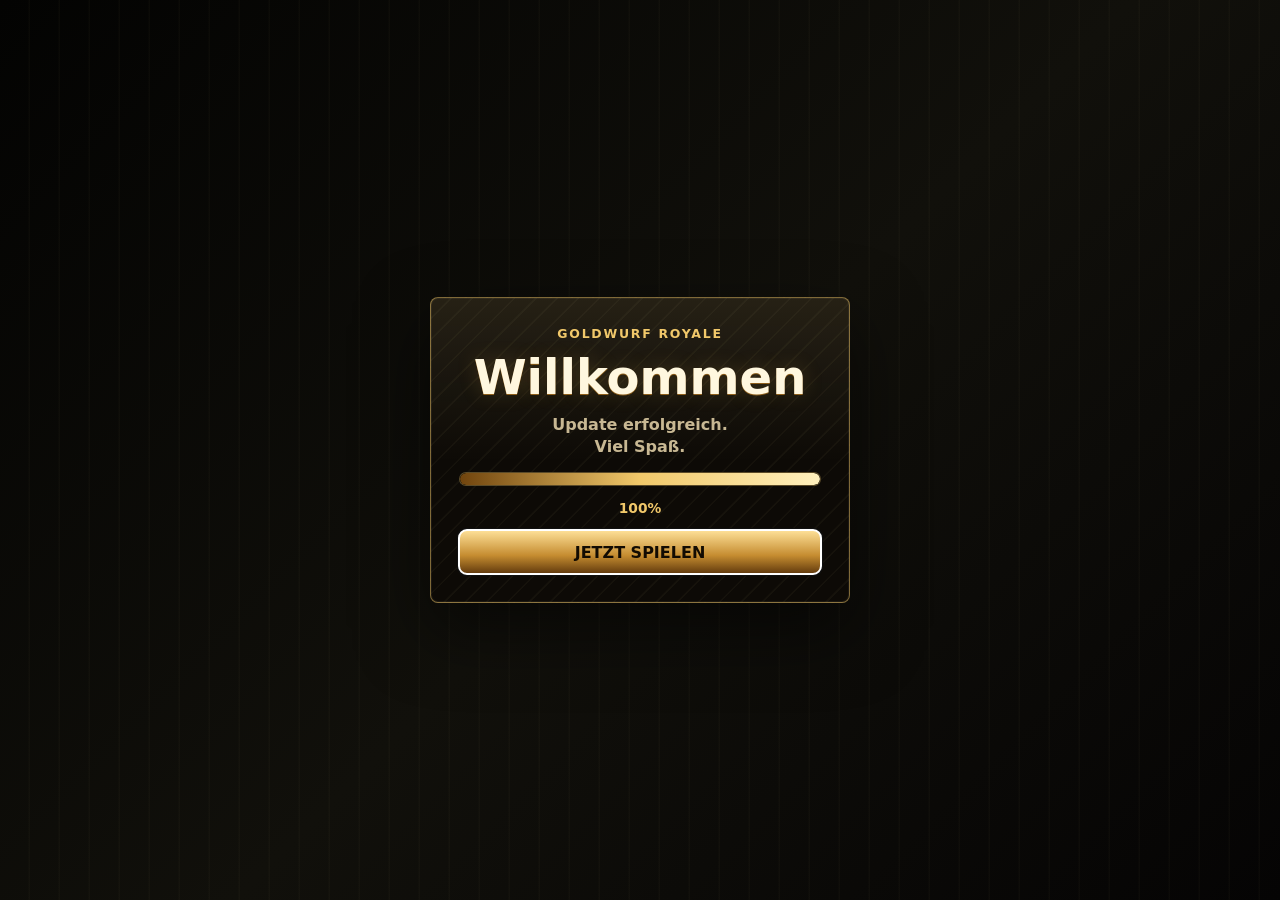
<file: index.html>
﻿<!doctype html>
<html lang="de" class="dark">
  <head>
    <meta charset="UTF-8" />
    <meta name="viewport" content="width=device-width, initial-scale=1.0, maximum-scale=1.0, user-scalable=no, viewport-fit=cover" />
    <title>Goldwurf Royale</title>
    <meta name="theme-color" content="#080604" />
    <meta name="apple-mobile-web-app-capable" content="yes" />
    <meta name="apple-mobile-web-app-title" content="Goldwurf Royale" />
    <meta name="apple-mobile-web-app-status-bar-style" content="black-translucent" />
    <link rel="manifest" href="manifest.webmanifest" />
    <link rel="apple-touch-icon" href="apple-touch-icon.png" />
    <link rel="icon" type="image/png" sizes="32x32" href="favicon-32.png" />
    <link rel="stylesheet" href="styles.css?v=2.28" />
  </head>
  <body class="dark">
    <div class="welcome-loader" id="welcomeLoader" role="status" aria-live="polite" aria-label="Goldwurf Royale wird vorbereitet">
      <div class="welcome-loader__panel">
        <span class="welcome-loader__kicker">Goldwurf Royale</span>
        <h1>Willkommen</h1>
        <p id="welcomeLoaderStatus">Bereite Skins und Spielgrafiken vor...</p>
        <div class="welcome-loader__track" aria-hidden="true">
          <span id="welcomeLoaderProgress"></span>
        </div>
        <span class="welcome-loader__percent" id="welcomeLoaderPercent">0%</span>
        <button class="welcome-loader__button" id="welcomeLoaderButton" type="button" disabled>Jetzt spielen</button>
      </div>
    </div>

    <main class="game">
      <section class="topbar" aria-label="Spielmenü">
        <div class="top-actions">
          <div class="menu-shell" id="settingsShell">
            <button class="menu-trigger" id="menuTrigger" type="button" aria-haspopup="true" aria-expanded="false">
              Menü
            </button>

            <div class="menu-panel">
              <div class="menu-options">
                <div class="setting">
                  <span>Sound</span>
                  <div class="theme-switcher" role="group" aria-label="Sound ein oder aus">
                    <button class="theme-option active" id="soundOnButton" type="button" aria-pressed="true">
                      An
                    </button>
                    <button class="theme-option" id="soundOffButton" type="button" aria-pressed="false">
                      Aus
                    </button>
                  </div>
                </div>

                <div class="setting">
                  <span>Musik</span>
                  <div class="theme-switcher" role="group" aria-label="Musik ein oder aus">
                    <button class="theme-option" id="musicOnButton" type="button" aria-pressed="false">
                      An
                    </button>
                    <button class="theme-option active" id="musicOffButton" type="button" aria-pressed="true">
                      Aus
                    </button>
                  </div>
                </div>

                <div class="setting">
                  <span>Spieler</span>
                  <div class="mini-switcher" role="group" aria-label="Spielmodus wählen">
                    <button class="theme-option active" id="singleModeButton" type="button" aria-pressed="true">
                      Single
                    </button>
                    <button class="theme-option" id="multiModeButton" type="button" aria-pressed="false">
                      Multiplayer
                    </button>
                  </div>
                </div>

                <div class="setting">
                  <span>Modi</span>
                  <div class="theme-switcher" role="group" aria-label="Modus wählen">
                    <button class="theme-option active" id="standardVariantButton" type="button" aria-pressed="true">
                      Standard
                    </button>
                    <button class="theme-option" id="comboVariantButton" type="button" aria-pressed="false">
                      Orakel
                    </button>
                  </div>
                </div>

                <div class="setting risk-setting">
                  <span>Risiko</span>
                  <div class="theme-switcher" role="group" aria-label="Risiko-Modus ein oder aus">
                    <button class="theme-option" id="riskOnButton" type="button" aria-pressed="false">
                      An
                    </button>
                    <button class="theme-option active" id="riskOffButton" type="button" aria-pressed="true">
                      Aus
                    </button>
                  </div>
                </div>

                <div class="setting gamble-setting">
                  <span>Gamble</span>
                  <div class="theme-switcher" role="group" aria-label="Gamble-Modus ein oder aus">
                    <button class="theme-option" id="gambleOnButton" type="button" aria-pressed="false">
                      An
                    </button>
                    <button class="theme-option active" id="gambleOffButton" type="button" aria-pressed="true">
                      Aus
                    </button>
                  </div>
                </div>

                <div class="setting score-goal-setting">
                  <span>Zielpunkte</span>
                  <div class="score-setting" role="group" aria-label="Zielpunkte wählen">
                    <button class="theme-option" type="button" data-score-goal="10" aria-pressed="false">10</button>
                    <button class="theme-option" type="button" data-score-goal="25" aria-pressed="false">25</button>
                    <button class="theme-option active" type="button" data-score-goal="50" aria-pressed="true">50</button>
                  </div>
                </div>

                <div class="setting difficulty-setting">
                  <span>Schwierigkeit</span>
                  <div class="theme-switcher" role="group" aria-label="Schwierigkeit wählen">
                    <button class="theme-option active" id="normalModeButton" type="button" aria-pressed="true">
                      Normal
                    </button>
                    <button class="theme-option" id="hardModeButton" type="button" aria-pressed="false">
                      Schwer
                    </button>
                  </div>
                </div>
              </div>
            </div>
          </div>

          <div class="menu-shell shop-shell" id="shopShell">
            <button class="menu-trigger" id="shopTrigger" type="button" aria-haspopup="true" aria-expanded="false">
              Shop
            </button>

            <div class="menu-panel shop-panel">
              <div class="shop-rollup">
                <div class="shop-heading">
                  <div class="shop-gold-pill">
                    <span aria-hidden="true">👑</span>
                    <strong id="goldBalance">0</strong>
                    <span>Gold</span>
                    <em class="gold-gain-toast" id="goldGainToast" hidden>+0 Gold</em>
                  </div>
                </div>
                <details class="shop-category" id="avatarSkinsCategory">
                  <summary>
                    <span>Avatar Skins</span>
                  </summary>
                  <div class="shop-items avatar-shop-items" id="avatarShopItems"></div>
                </details>
                <details class="shop-category" id="shopSkinsCategory">
                  <summary>
                    <span>Würfel-Skins</span>
                  </summary>
                  <div class="shop-items" id="shopItems"></div>
                </details>
                <details class="shop-category" id="jukeboxCategory">
                  <summary>
                    <span>Jukebox</span>
                  </summary>
                  <div class="shop-items jukebox-shop-items" id="jukeboxItems"></div>
                </details>
              </div>
            </div>
          </div>

          <div class="menu-shell info-shell" id="infoShell">
            <button class="menu-trigger" id="infoTrigger" type="button" aria-haspopup="true" aria-expanded="false">
              Info
            </button>

            <div class="menu-panel info-panel">
              <div class="info-rollup">
                <div class="info-heading">
                  <span>Info</span>
                  <strong>V.<span id="appVersion"></span></strong>
                </div>
                <div class="info-content">
                  <details class="info-section">
                    <summary>Spielablauf</summary>
                    <div class="info-section-body">
                      <p>Würfle pro Zug und erreiche die Zielpunkte vor deinem Gegner.</p>
                      <ul>
                        <li><strong>Würfeln:</strong> Klicke oder tippe auf den Würfel.</li>
                        <li><strong>Normal:</strong> Wer zuerst die Zielpunkte erreicht oder überschreitet, gewinnt.</li>
                        <li><strong>Schwer:</strong> Die Zielpunkte müssen genau getroffen werden.</li>
                        <li><strong>Risiko:</strong> Fällt eine 1, zählt der aktuelle Wurf nicht. Im schweren Modus gewinnt bei einem blockierten Siegwurf die höhere Punktzahl.</li>
                        <li><strong>Gamble:</strong> Würfle mehrfach, sammle Zugpunkte und sichere sie. Bei einer 1 verfallen die Zugpunkte.</li>
                        <li><strong>Orakel:</strong> Beide Spieler wählen Zahlen. Nur eine vollständig getroffene Auswahl gewinnt die Runde.</li>
                        <li><strong>Würfel:</strong> Spiele mit 1 oder 2 Würfeln.</li>
                        <li><strong>Startspieler:</strong> Vor dem ersten Wurf auswählbar. Im Singleplayer kann auch die KI beginnen.</li>
                        <li><strong>Siege:</strong> Gewonnene Runden werden bis zum Zurücksetzen gezählt.</li>
                      </ul>
                    </div>
                  </details>

                  <details class="info-section">
                    <summary>Menü & Einstellungen</summary>
                    <div class="info-section-body">
                      <ul>
                        <li><strong>Sound:</strong> Effekte für Würfeln, Gewinnen, Klicks und ungültige Würfe.</li>
                        <li><strong>Musik:</strong> Optionale Hintergrundmusik.</li>
                        <li><strong>Spieler:</strong> Single gegen KI oder Multiplayer am selben Gerät.</li>
                        <li><strong>Name ändern:</strong> Tippe auf den Spielernamen und bestätige mit OK.</li>
                        <li><strong>Zielpunkte:</strong> Legt fest, bis wie viele Punkte gespielt wird.</li>
                        <li><strong>Home-Bildschirm:</strong> iOS: Teilen und „Zum Home-Bildschirm“. Android: Browser-Menü und „Zum Startbildschirm“.</li>
                        <li><strong>Breitbild:</strong> Drehe dein Handy ins Querformat, um die optimierte breite Ansicht zu nutzen.</li>
                      </ul>
                    </div>
                  </details>

                  <details class="info-section">
                    <summary>Shop & Belohnungen</summary>
                    <div class="info-section-body">
                      <ul>
                        <li><strong>Gold:</strong> Du erhältst Gold bei eigenen Siegen und Sonderwürfen.</li>
                        <li><strong>Bonus:</strong> Mehr Zielpunkte erhöhen Siege und Sondermomente; Risiko, 1 Würfel, schwerer Modus und Gamble steigern die Sieg-Belohnung zusätzlich.</li>
                        <li><strong>Shop:</strong> Schalte kosmetische Items oder Sounds frei.</li>
                        <li><strong>Avatar-Skins:</strong> Verändern dein Spielerfeld.</li>
                        <li><strong>Würfel-Skins:</strong> Verändern die Würfeloptik.</li>
                        <li><strong>Jukebox:</strong> Schalte Hintergrundsounds frei und wähle deinen aktiven Track.</li>
                      </ul>
                    </div>
                  </details>

                  <details class="info-section">
                    <summary>Unterstützung</summary>
                    <div class="info-section-body">
                      <p>Wenn dir Goldwurf Royale gefällt, kannst du das Spiel später freiwillig unterstützen, indem du dir eine kurze Werbung ansiehst. Das hilft mir, weiter daran zu arbeiten und neue Inhalte zu ergänzen. Vielen Dank <span aria-hidden="true">♥</span></p>
                    </div>
                  </details>

                  <details class="info-section">
                    <summary>Werbung</summary>
                    <div class="info-section-body">
                      <p>Werbung ansehen soll später eine freiwillige Möglichkeit werden, Goldwurf Royale zu unterstützen.</p>
                      <div class="info-ad-action">
                        <button type="button" disabled>Werbung ansehen</button>
                        <span>Bald verfügbar</span>
                      </div>
                      <p class="info-note">Aktuell ist noch keine Werbeplattform eingebunden.</p>
                    </div>
                  </details>

                  <details class="info-section">
                    <summary>Rechtliches</summary>
                    <div class="info-section-body">
                      <div class="info-legal-actions">
                        <button id="infoImpressumButton" type="button">Impressum</button>
                        <button id="infoPrivacyButton" type="button">Datenschutz</button>
                      </div>
                      <p class="info-legal-copy">© 2026 Walter Griebl. Alle Rechte vorbehalten.</p>
                    </div>
                  </details>
                </div>
              </div>
            </div>
          </div>
        </div>
      </section>

      <section class="scoreboard" aria-label="Spielstand">
        <article class="player active" id="humanPanel">
          <div class="player-avatar-frame" id="humanAvatarFrame" aria-hidden="true">
            <img id="humanAvatarImage" alt="" />
          </div>
          <div class="player-details">
            <button class="label name-button" id="humanNameLabel" type="button">Du</button>
            <div class="inline-name-editor" id="nameEditor" hidden>
              <input id="playerNameInput" type="text" maxlength="18" value="Du" aria-label="Spielername" />
              <button id="applyNameButton" type="button">OK</button>
            </div>
            <button class="starter-button" id="humanStarterButton" type="button" hidden>Startspieler</button>
            <strong id="humanScore">0</strong>
            <span>Gesamtpunkte</span>
            <div class="wins">
              <span>Siege</span>
              <strong id="humanWins">0</strong>
            </div>
          </div>
        </article>

        <article class="player" id="computerPanel">
          <div class="player-avatar-frame" id="computerAvatarFrame" aria-hidden="true">
            <img id="computerAvatarImage" alt="" />
          </div>
          <div class="player-details">
            <div class="opponent-top">
              <button class="label name-button" id="opponentNameLabel" type="button">KI</button>
              <div class="inline-name-editor" id="opponentNameEditor" hidden>
                <input id="opponentNameInput" type="text" maxlength="18" value="Spieler 2" aria-label="Name Spieler 2" />
                <button id="applyOpponentNameButton" type="button">OK</button>
              </div>
              <button class="starter-button" id="computerStarterButton" type="button" hidden>Startspieler</button>
            </div>
            <strong id="computerScore">0</strong>
            <span>Gesamtpunkte</span>
            <div class="wins">
              <span>Siege</span>
              <strong id="computerWins">0</strong>
            </div>
          </div>
        </article>
      </section>

      <section class="table" id="tablePanel" aria-label="Würfeltisch">
        <div class="victory-burst" id="victoryBurst" aria-hidden="true">
          <span>Gewonnen</span>
        </div>
        <div class="royal-moment" id="royalMoment" aria-live="polite" aria-atomic="true" hidden>
          <div class="royal-sparks" aria-hidden="true">
            <i></i>
            <i></i>
            <i></i>
            <i></i>
            <i></i>
            <i></i>
          </div>
          <div class="royal-moment-card">
            <strong id="royalMomentText">Royal Wurf!</strong>
            <span id="royalMomentReward" hidden>+0 Gold</span>
          </div>
        </div>
        <div class="winner-overlay" id="winnerOverlay" hidden>
          <div class="winner-dialog" role="dialog" aria-modal="true" aria-labelledby="winnerTitle">
            <span class="winner-kicker">Runde beendet</span>
            <h2 id="winnerTitle">Gewonnen</h2>
            <p id="winnerScoreLine">Endstand 0 zu 0</p>
            <p class="winner-gold-reward" id="winnerGoldReward" hidden>+0 Gold</p>
            <div class="winner-actions">
              <button id="rematchButton" type="button">Revanche</button>
              <button id="overlayNewGameButton" type="button">Neues Spiel</button>
            </div>
          </div>
        </div>

        <div class="round">
          <span>Letzter Wurf</span>
          <strong id="roundScore">0</strong>
        </div>

        <div class="turn-score" id="turnScorePanel" hidden>
          <span>Zugpunkte</span>
          <strong id="turnScore">0</strong>
        </div>

        <button class="die" id="rollButton" type="button" aria-label="Würfeln" data-dice-count="1">
          <span class="die-face primary" id="dieFace" data-value="1" aria-hidden="true">
            <i></i>
            <i></i>
            <i></i>
            <i></i>
            <i></i>
            <i></i>
            <i></i>
            <i></i>
            <i></i>
          </span>
          <span class="die-face secondary" id="dieFaceTwo" data-value="1" aria-hidden="true">
            <i></i>
            <i></i>
            <i></i>
            <i></i>
            <i></i>
            <i></i>
            <i></i>
            <i></i>
            <i></i>
          </span>
        </button>

        <p class="dice-hint">Klicke oder tippe auf den Würfel, um zu würfeln.</p>

        <div class="combo-panel" id="comboPanel" hidden>
          <div class="combo-status-grid" aria-live="polite">
            <div>
              <span>Am Zug</span>
              <strong id="comboTurnLabel">Spieler 1</strong>
            </div>
            <div>
              <span>Spieler 1</span>
              <strong id="comboHumanSelection">-</strong>
            </div>
            <div>
              <span>Spieler 2</span>
              <strong id="comboComputerSelection">-</strong>
            </div>
            <div>
              <span>Ergebnis</span>
              <strong id="comboRollResult">-</strong>
            </div>
          </div>

          <div class="combo-dice-grid" id="comboDiceGrid" role="group" aria-label="Würfelzahlen für Orakel wählen">
            <button class="combo-die-button" type="button" data-combo-value="1" aria-label="Zahl 1 wählen">
              <span class="combo-die-face" data-value="1" aria-hidden="true"><i></i><i></i><i></i><i></i><i></i><i></i><i></i><i></i><i></i></span>
            </button>
            <button class="combo-die-button" type="button" data-combo-value="2" aria-label="Zahl 2 wählen">
              <span class="combo-die-face" data-value="2" aria-hidden="true"><i></i><i></i><i></i><i></i><i></i><i></i><i></i><i></i><i></i></span>
            </button>
            <button class="combo-die-button" type="button" data-combo-value="3" aria-label="Zahl 3 wählen">
              <span class="combo-die-face" data-value="3" aria-hidden="true"><i></i><i></i><i></i><i></i><i></i><i></i><i></i><i></i><i></i></span>
            </button>
            <button class="combo-die-button" type="button" data-combo-value="4" aria-label="Zahl 4 wählen">
              <span class="combo-die-face" data-value="4" aria-hidden="true"><i></i><i></i><i></i><i></i><i></i><i></i><i></i><i></i><i></i></span>
            </button>
            <button class="combo-die-button" type="button" data-combo-value="5" aria-label="Zahl 5 wählen">
              <span class="combo-die-face" data-value="5" aria-hidden="true"><i></i><i></i><i></i><i></i><i></i><i></i><i></i><i></i><i></i></span>
            </button>
            <button class="combo-die-button" type="button" data-combo-value="6" aria-label="Zahl 6 wählen">
              <span class="combo-die-face" data-value="6" aria-hidden="true"><i></i><i></i><i></i><i></i><i></i><i></i><i></i><i></i><i></i></span>
            </button>
          </div>
        </div>

        <div class="dice-switcher" role="group" aria-label="Anzahl der Würfel wählen">
          <button class="theme-option active" id="oneDieButton" type="button" aria-pressed="true">
            1 Würfel
          </button>
          <button class="theme-option" id="twoDiceButton" type="button" aria-pressed="false">
            2 Würfel
          </button>
        </div>

        <p class="message" id="message">Würfle einmal. Dann ist die KI dran.</p>

        <div class="controls">
          <button id="bankButton" type="button" hidden>Sichern</button>
          <button id="newGameButton" type="button">Neues Spiel</button>
          <button id="resetWinsButton" type="button">Siege zurücksetzen</button>
        </div>
      </section>

      <section class="rules" aria-label="Regeln">
        <h1>Goldwurf Royale</h1>
        <p class="standard-rules-text"><span id="rulesDifficultyText">Erreiche zuerst</span> <strong id="rulesWinningScore">50</strong> Punkte. Im schweren Modus muss die Punktzahl genau getroffen werden.</p>
        <p class="combo-rules-text">Wähle Orakel-Zahlen. Vollständig getroffene Zahlen gewinnen.</p>
      </section>

    </main>

    <div class="legal-overlay" id="legalOverlay" hidden>
      <div class="legal-dialog" role="dialog" aria-modal="true" aria-labelledby="legalTitle">
        <div class="legal-heading">
          <span id="legalKicker">Rechtliches</span>
          <button class="legal-close" id="legalCloseButton" type="button" aria-label="Fenster schließen">×</button>
        </div>
        <h2 id="legalTitle">Impressum</h2>
        <div class="legal-content" id="legalContent" tabindex="0"></div>
        <button class="legal-primary-close" id="legalPrimaryCloseButton" type="button">Schließen</button>
      </div>
    </div>

    <script src="version.js?v=2.28"></script>
    <script src="script.js?v=2.28"></script>
    <!-- Cloudflare Web Analytics -->
    <script defer src="https://static.cloudflareinsights.com/beacon.min.js" data-cf-beacon='{"token":"1603d1edbcff4645b15d8dd7f364bf60"}'></script>
    <!-- End Cloudflare Web Analytics -->
  </body>
</html>
</file>
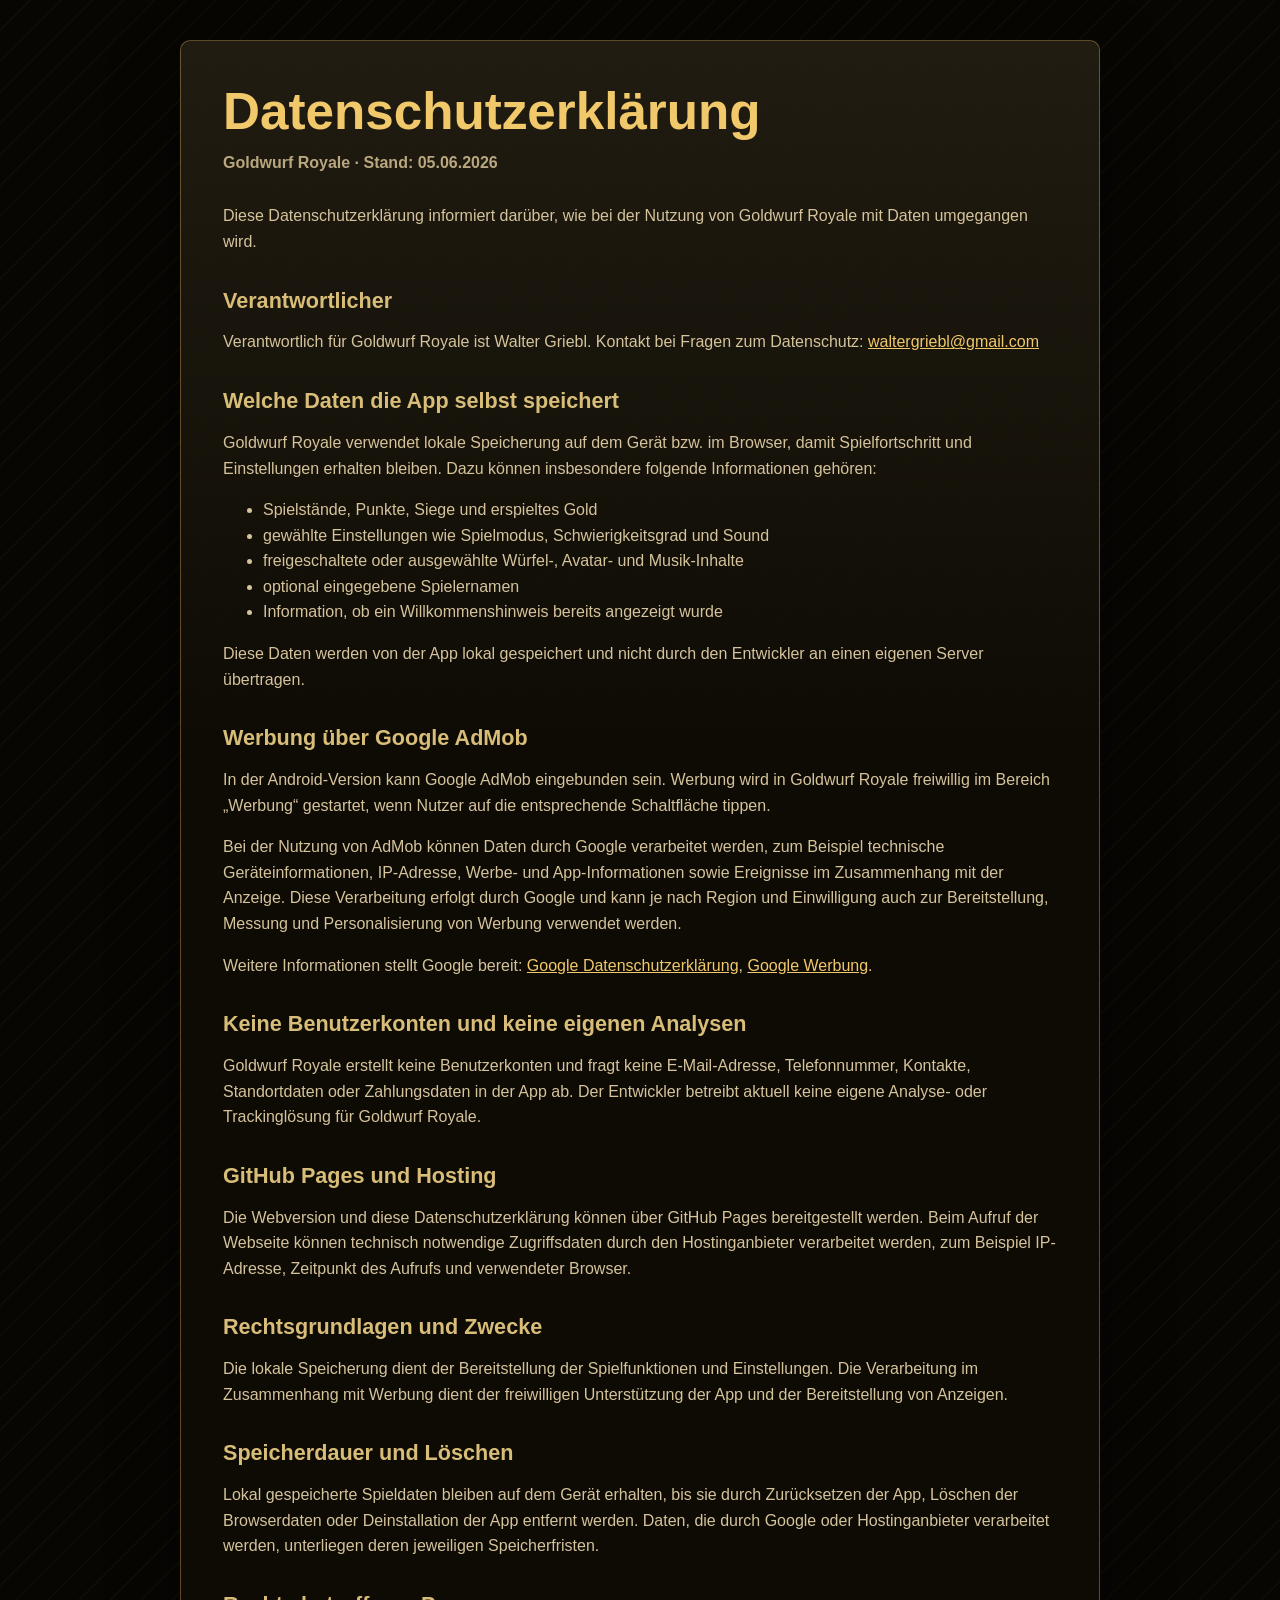
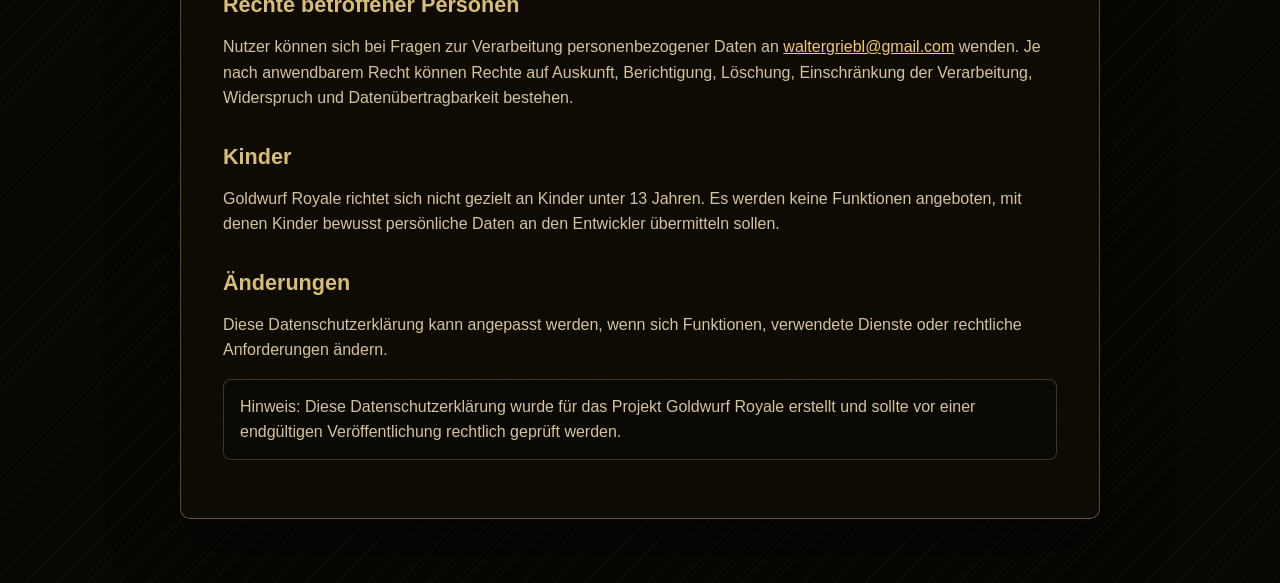
<file: datenschutz.html>
<!doctype html>
<html lang="de">
  <head>
    <meta charset="utf-8">
    <meta name="viewport" content="width=device-width, initial-scale=1">
    <title>Datenschutzerklärung | Goldwurf Royale</title>
    <meta name="description" content="Datenschutzerklärung für Goldwurf Royale.">
    <style>
      :root {
        color-scheme: dark;
        --bg: #070603;
        --panel: #151006;
        --gold: #f1c86a;
        --gold-soft: #d8bd78;
        --text: #fff4d7;
        --muted: #d5c39c;
        --line: rgba(241, 200, 106, 0.34);
      }

      * {
        box-sizing: border-box;
      }

      body {
        margin: 0;
        min-height: 100vh;
        font-family: Arial, Helvetica, sans-serif;
        line-height: 1.6;
        background:
          radial-gradient(circle at 50% 0%, rgba(241, 200, 106, 0.16), transparent 0 28%, transparent 54%),
          repeating-linear-gradient(135deg, transparent 0 20px, rgba(241, 200, 106, 0.035) 21px 22px),
          var(--bg);
        color: var(--text);
      }

      main {
        width: min(920px, calc(100% - 32px));
        margin: 0 auto;
        padding: 40px 0 64px;
      }

      article {
        padding: clamp(22px, 4vw, 42px);
        border: 1px solid var(--line);
        border-radius: 10px;
        background:
          linear-gradient(180deg, rgba(255, 231, 153, 0.08), transparent 34%),
          rgba(16, 12, 6, 0.92);
        box-shadow: 0 24px 70px rgba(0, 0, 0, 0.46);
      }

      h1,
      h2 {
        line-height: 1.15;
      }

      h1 {
        margin: 0 0 8px;
        color: var(--gold);
        font-size: clamp(2rem, 6vw, 3.2rem);
      }

      h2 {
        margin: 34px 0 10px;
        color: var(--gold-soft);
        font-size: 1.35rem;
      }

      p,
      li {
        color: var(--muted);
      }

      a {
        color: var(--gold);
      }

      .meta {
        margin: 0 0 28px;
        color: #b9a77f;
        font-weight: 700;
      }

      .note {
        padding: 14px 16px;
        border: 1px solid rgba(241, 200, 106, 0.24);
        border-radius: 8px;
        background: rgba(0, 0, 0, 0.22);
      }
    </style>
  </head>
  <body>
    <main>
      <article>
        <h1>Datenschutzerklärung</h1>
        <p class="meta">Goldwurf Royale · Stand: 05.06.2026</p>

        <p>
          Diese Datenschutzerklärung informiert darüber, wie bei der Nutzung von
          Goldwurf Royale mit Daten umgegangen wird.
        </p>

        <h2>Verantwortlicher</h2>
        <p>
          Verantwortlich für Goldwurf Royale ist Walter Griebl.
          Kontakt bei Fragen zum Datenschutz:
          <a href="mailto:waltergriebl@gmail.com">waltergriebl@gmail.com</a>
        </p>

        <h2>Welche Daten die App selbst speichert</h2>
        <p>
          Goldwurf Royale verwendet lokale Speicherung auf dem Gerät bzw. im Browser,
          damit Spielfortschritt und Einstellungen erhalten bleiben. Dazu können
          insbesondere folgende Informationen gehören:
        </p>
        <ul>
          <li>Spielstände, Punkte, Siege und erspieltes Gold</li>
          <li>gewählte Einstellungen wie Spielmodus, Schwierigkeitsgrad und Sound</li>
          <li>freigeschaltete oder ausgewählte Würfel-, Avatar- und Musik-Inhalte</li>
          <li>optional eingegebene Spielernamen</li>
          <li>Information, ob ein Willkommenshinweis bereits angezeigt wurde</li>
        </ul>
        <p>
          Diese Daten werden von der App lokal gespeichert und nicht durch den
          Entwickler an einen eigenen Server übertragen.
        </p>

        <h2>Werbung über Google AdMob</h2>
        <p>
          In der Android-Version kann Google AdMob eingebunden sein. Werbung wird in
          Goldwurf Royale freiwillig im Bereich „Werbung“ gestartet, wenn Nutzer auf
          die entsprechende Schaltfläche tippen.
        </p>
        <p>
          Bei der Nutzung von AdMob können Daten durch Google verarbeitet werden,
          zum Beispiel technische Geräteinformationen, IP-Adresse, Werbe- und
          App-Informationen sowie Ereignisse im Zusammenhang mit der Anzeige. Diese
          Verarbeitung erfolgt durch Google und kann je nach Region und Einwilligung
          auch zur Bereitstellung, Messung und Personalisierung von Werbung verwendet
          werden.
        </p>
        <p>
          Weitere Informationen stellt Google bereit:
          <a href="https://policies.google.com/privacy" rel="noopener">Google Datenschutzerklärung</a>,
          <a href="https://policies.google.com/technologies/ads" rel="noopener">Google Werbung</a>.
        </p>

        <h2>Keine Benutzerkonten und keine eigenen Analysen</h2>
        <p>
          Goldwurf Royale erstellt keine Benutzerkonten und fragt keine E-Mail-Adresse,
          Telefonnummer, Kontakte, Standortdaten oder Zahlungsdaten in der App ab.
          Der Entwickler betreibt aktuell keine eigene Analyse- oder Trackinglösung
          für Goldwurf Royale.
        </p>

        <h2>GitHub Pages und Hosting</h2>
        <p>
          Die Webversion und diese Datenschutzerklärung können über GitHub Pages
          bereitgestellt werden. Beim Aufruf der Webseite können technisch notwendige
          Zugriffsdaten durch den Hostinganbieter verarbeitet werden, zum Beispiel
          IP-Adresse, Zeitpunkt des Aufrufs und verwendeter Browser.
        </p>

        <h2>Rechtsgrundlagen und Zwecke</h2>
        <p>
          Die lokale Speicherung dient der Bereitstellung der Spielfunktionen und
          Einstellungen. Die Verarbeitung im Zusammenhang mit Werbung dient der
          freiwilligen Unterstützung der App und der Bereitstellung von Anzeigen.
        </p>

        <h2>Speicherdauer und Löschen</h2>
        <p>
          Lokal gespeicherte Spieldaten bleiben auf dem Gerät erhalten, bis sie durch
          Zurücksetzen der App, Löschen der Browserdaten oder Deinstallation der App
          entfernt werden. Daten, die durch Google oder Hostinganbieter verarbeitet
          werden, unterliegen deren jeweiligen Speicherfristen.
        </p>

        <h2>Rechte betroffener Personen</h2>
        <p>
          Nutzer können sich bei Fragen zur Verarbeitung personenbezogener Daten an
          <a href="mailto:waltergriebl@gmail.com">waltergriebl@gmail.com</a>
          wenden. Je nach anwendbarem Recht können Rechte auf Auskunft, Berichtigung,
          Löschung, Einschränkung der Verarbeitung, Widerspruch und Datenübertragbarkeit
          bestehen.
        </p>

        <h2>Kinder</h2>
        <p>
          Goldwurf Royale richtet sich nicht gezielt an Kinder unter 13 Jahren.
          Es werden keine Funktionen angeboten, mit denen Kinder bewusst persönliche
          Daten an den Entwickler übermitteln sollen.
        </p>

        <h2>Änderungen</h2>
        <p>
          Diese Datenschutzerklärung kann angepasst werden, wenn sich Funktionen,
          verwendete Dienste oder rechtliche Anforderungen ändern.
        </p>

        <p class="note">
          Hinweis: Diese Datenschutzerklärung wurde für das Projekt Goldwurf Royale
          erstellt und sollte vor einer endgültigen Veröffentlichung rechtlich geprüft
          werden.
        </p>
      </article>
    </main>
  </body>
</html>
</file>
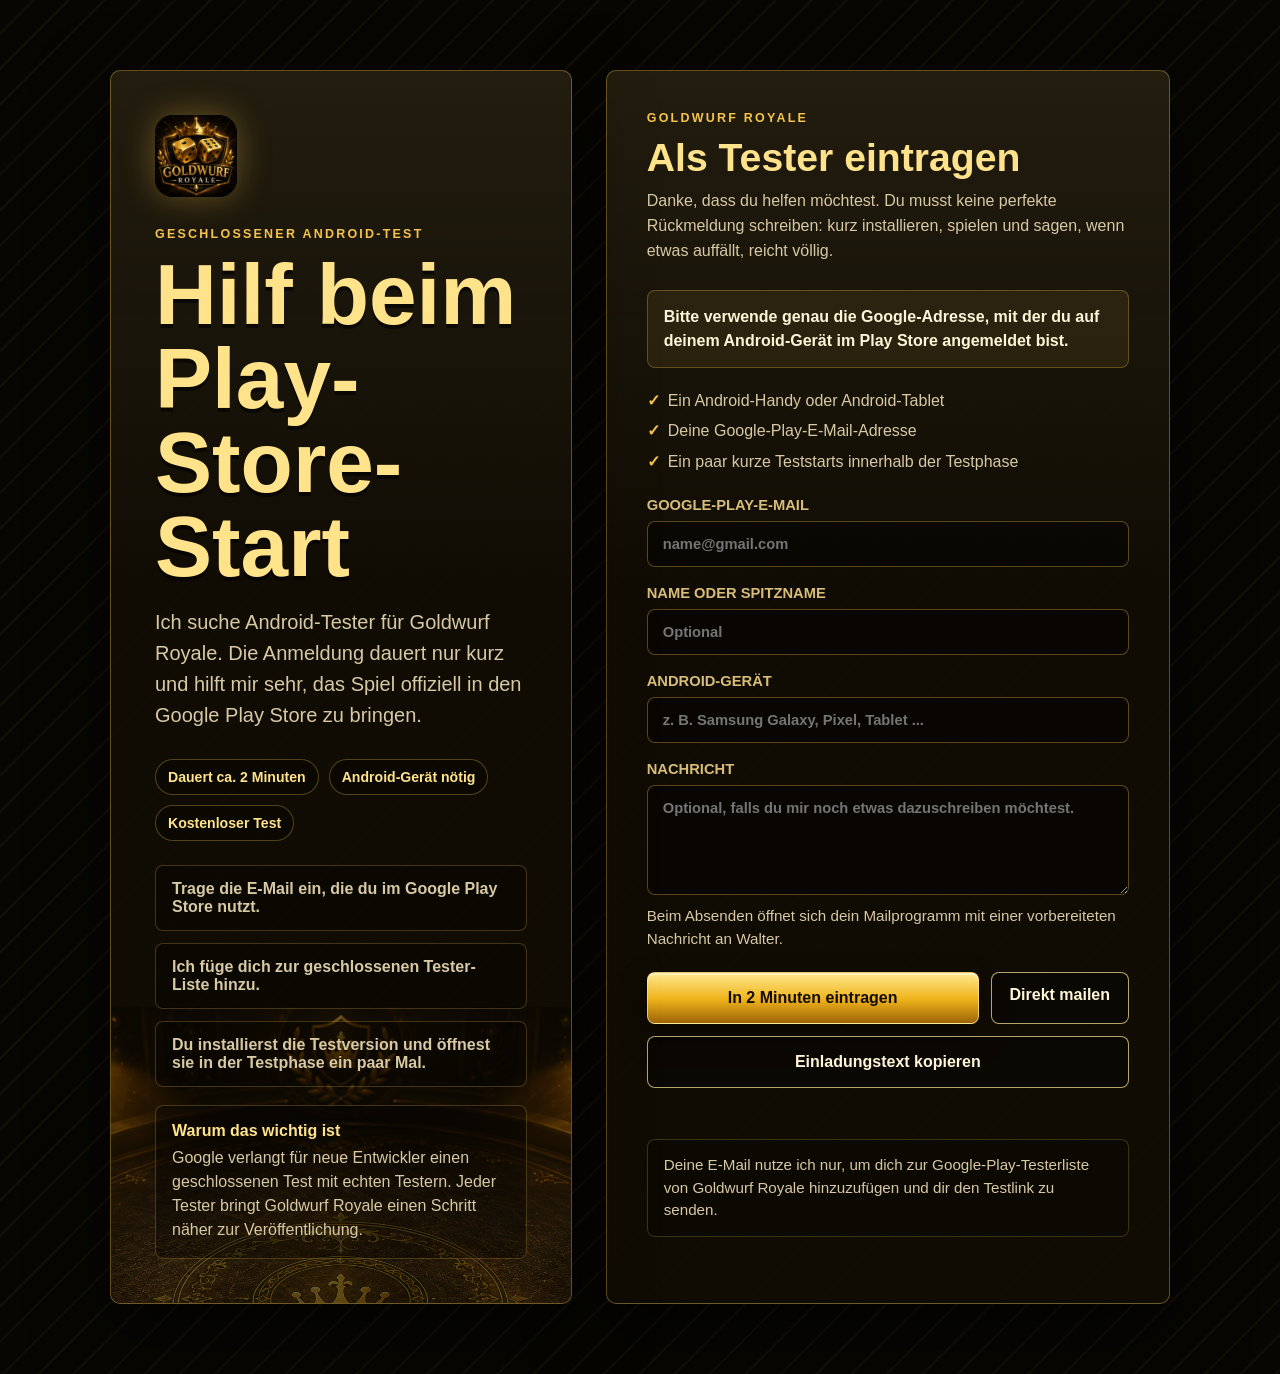
<file: tester.html>
<!doctype html>
<html lang="de">
  <head>
    <meta charset="utf-8" />
    <meta name="viewport" content="width=device-width, initial-scale=1" />
    <title>Android-Test anmelden | Goldwurf Royale</title>
    <meta
      name="description"
      content="Hilf beim geschlossenen Android-Test von Goldwurf Royale und melde dich mit deiner Google-Play-E-Mail an."
    />
    <link rel="icon" type="image/png" sizes="32x32" href="favicon-32.png" />
    <link rel="apple-touch-icon" href="apple-touch-icon.png" />
    <style>
      :root {
        color-scheme: dark;
        --bg: #070603;
        --panel: rgba(18, 13, 5, 0.94);
        --panel-soft: rgba(255, 225, 142, 0.08);
        --gold: #f5c44c;
        --gold-bright: #ffe38b;
        --gold-soft: #d7bd77;
        --text: #fff5d8;
        --muted: #d8c9a5;
        --line: rgba(245, 196, 76, 0.36);
        --shadow: rgba(0, 0, 0, 0.55);
      }

      * {
        box-sizing: border-box;
      }

      body {
        margin: 0;
        min-height: 100vh;
        font-family: Arial, Helvetica, sans-serif;
        background:
          radial-gradient(circle at 50% -10%, rgba(245, 196, 76, 0.18), transparent 0 32%, transparent 58%),
          radial-gradient(circle at 12% 24%, rgba(245, 196, 76, 0.12), transparent 0 22%, transparent 42%),
          repeating-linear-gradient(135deg, transparent 0 22px, rgba(245, 196, 76, 0.045) 23px 25px),
          var(--bg);
        color: var(--text);
      }

      main {
        width: min(1060px, calc(100% - 28px));
        margin: 0 auto;
        padding: clamp(28px, 6vw, 70px) 0;
      }

      .signup {
        display: grid;
        grid-template-columns: minmax(0, 0.9fr) minmax(320px, 1.1fr);
        gap: clamp(18px, 4vw, 34px);
        align-items: stretch;
      }

      .hero,
      .form-card {
        border: 1px solid var(--line);
        border-radius: 10px;
        background:
          linear-gradient(180deg, var(--panel-soft), transparent 42%),
          var(--panel);
        box-shadow: 0 28px 76px var(--shadow);
      }

      .hero {
        position: relative;
        overflow: hidden;
        padding: clamp(26px, 5vw, 44px);
        min-height: 560px;
      }

      .hero::after {
        content: "";
        position: absolute;
        inset: auto -18% -22% -18%;
        height: 46%;
        background: url("assets/table-bg.png") center / cover no-repeat;
        opacity: 0.34;
        filter: saturate(1.05);
        pointer-events: none;
      }

      .brand-mark {
        width: 82px;
        height: 82px;
        margin-bottom: 26px;
        border-radius: 18px;
        box-shadow: 0 0 32px rgba(245, 196, 76, 0.34);
      }

      .kicker {
        display: block;
        margin-bottom: 12px;
        color: var(--gold);
        font-size: 0.78rem;
        font-weight: 900;
        letter-spacing: 0.18em;
        text-transform: uppercase;
      }

      h1 {
        max-width: 10ch;
        margin: 0 0 18px;
        color: var(--gold-bright);
        font-size: clamp(2.75rem, 8vw, 5.35rem);
        line-height: 0.98;
        letter-spacing: 0;
        text-shadow: 0 4px 0 rgba(0, 0, 0, 0.55);
      }

      .lead {
        max-width: 46ch;
        margin: 0 0 28px;
        color: var(--muted);
        font-size: clamp(1.05rem, 2vw, 1.25rem);
        line-height: 1.55;
      }

      .badges {
        display: flex;
        flex-wrap: wrap;
        gap: 10px;
        margin: 0 0 24px;
      }

      .badge {
        padding: 9px 12px;
        border: 1px solid rgba(245, 196, 76, 0.3);
        border-radius: 999px;
        background: rgba(0, 0, 0, 0.26);
        color: var(--gold-bright);
        font-size: 0.88rem;
        font-weight: 900;
      }

      .steps {
        position: relative;
        z-index: 1;
        display: grid;
        gap: 12px;
        margin: 0;
        padding: 0;
        list-style: none;
      }

      .steps li {
        padding: 14px 16px;
        border: 1px solid rgba(245, 196, 76, 0.24);
        border-radius: 8px;
        background: rgba(0, 0, 0, 0.28);
        color: var(--muted);
        font-weight: 700;
      }

      .mini-card {
        position: relative;
        z-index: 1;
        margin-top: 18px;
        padding: 16px;
        border: 1px solid rgba(245, 196, 76, 0.24);
        border-radius: 8px;
        background: rgba(0, 0, 0, 0.3);
      }

      .mini-card strong {
        display: block;
        margin-bottom: 6px;
        color: var(--gold-bright);
      }

      .mini-card p {
        margin: 0;
        color: var(--muted);
        line-height: 1.5;
      }

      .form-card {
        padding: clamp(22px, 5vw, 40px);
      }

      h2 {
        margin: 0 0 10px;
        color: var(--gold-bright);
        font-size: clamp(1.7rem, 4vw, 2.45rem);
        line-height: 1.08;
      }

      .form-intro {
        margin: 0 0 26px;
        color: var(--muted);
        line-height: 1.55;
      }

      .test-note {
        margin: 0 0 22px;
        padding: 14px 16px;
        border: 1px solid rgba(245, 196, 76, 0.28);
        border-radius: 8px;
        background: rgba(245, 196, 76, 0.08);
        color: var(--text);
        line-height: 1.5;
        font-weight: 700;
      }

      .checklist {
        display: grid;
        gap: 8px;
        margin: 0 0 24px;
        padding: 0;
        list-style: none;
      }

      .checklist li {
        color: var(--muted);
        line-height: 1.4;
      }

      .checklist li::before {
        content: "✓";
        margin-right: 8px;
        color: var(--gold);
        font-weight: 900;
      }

      form {
        display: grid;
        gap: 18px;
      }

      label {
        display: grid;
        gap: 8px;
        color: var(--gold-soft);
        font-size: 0.92rem;
        font-weight: 900;
        text-transform: uppercase;
      }

      input,
      textarea {
        width: 100%;
        border: 1px solid rgba(245, 196, 76, 0.34);
        border-radius: 8px;
        padding: 14px 15px;
        background: rgba(0, 0, 0, 0.42);
        color: var(--text);
        font: inherit;
        outline: none;
      }

      textarea {
        min-height: 110px;
        resize: vertical;
      }

      input:focus,
      textarea:focus {
        border-color: var(--gold-bright);
        box-shadow: 0 0 0 3px rgba(245, 196, 76, 0.18);
      }

      .hint,
      .privacy {
        color: var(--muted);
        font-size: 0.95rem;
        line-height: 1.5;
      }

      .hint {
        margin: -8px 0 4px;
      }

      .privacy {
        margin: 18px 0 0;
        padding: 14px 16px;
        border: 1px solid rgba(245, 196, 76, 0.22);
        border-radius: 8px;
        background: rgba(0, 0, 0, 0.24);
      }

      .actions {
        display: grid;
        grid-template-columns: 1fr auto;
        gap: 12px;
        align-items: center;
      }

      button,
      .mail-fallback {
        min-height: 52px;
        border: 1px solid rgba(255, 232, 150, 0.7);
        border-radius: 8px;
        padding: 13px 18px;
        font: inherit;
        font-weight: 900;
        text-align: center;
        text-decoration: none;
        cursor: pointer;
      }

      button[type="submit"] {
        color: #120c03;
        background: linear-gradient(180deg, #ffe88f, #f0b41c 52%, #9d6507);
        box-shadow: inset 0 2px 0 rgba(255, 255, 255, 0.42), 0 12px 30px rgba(0, 0, 0, 0.35);
      }

      .share-button {
        width: 100%;
        margin-top: 12px;
        color: var(--text);
        background: rgba(0, 0, 0, 0.32);
      }

      .mail-fallback {
        color: var(--text);
        background: rgba(0, 0, 0, 0.32);
      }

      button:hover,
      .mail-fallback:hover {
        transform: translateY(-1px);
      }

      .copy-status {
        min-height: 1.4em;
        margin: 10px 0 0;
        color: var(--gold);
        font-weight: 800;
      }

      @media (max-width: 820px) {
        .signup {
          grid-template-columns: 1fr;
        }

        .hero {
          min-height: auto;
        }

        h1 {
          max-width: 12ch;
        }
      }

      @media (max-width: 520px) {
        main {
          width: min(100% - 20px, 1060px);
          padding: 18px 0 30px;
        }

        .actions {
          grid-template-columns: 1fr;
        }

        .brand-mark {
          width: 66px;
          height: 66px;
        }
      }
    </style>
  </head>
  <body>
    <main>
      <section class="signup" aria-label="Anmeldung zum Android-Test">
        <div class="hero">
          <img class="brand-mark" src="icon-192.png" alt="Goldwurf Royale Logo" />
          <span class="kicker">Geschlossener Android-Test</span>
          <h1>Hilf beim Play-Store-Start</h1>
          <p class="lead">
            Ich suche Android-Tester für Goldwurf Royale. Die Anmeldung dauert nur kurz und hilft mir sehr,
            das Spiel offiziell in den Google Play Store zu bringen.
          </p>
          <div class="badges" aria-label="Kurzinfo">
            <span class="badge">Dauert ca. 2 Minuten</span>
            <span class="badge">Android-Gerät nötig</span>
            <span class="badge">Kostenloser Test</span>
          </div>
          <ul class="steps" aria-label="So läuft es ab">
            <li>Trage die E-Mail ein, die du im Google Play Store nutzt.</li>
            <li>Ich füge dich zur geschlossenen Tester-Liste hinzu.</li>
            <li>Du installierst die Testversion und öffnest sie in der Testphase ein paar Mal.</li>
          </ul>
          <div class="mini-card">
            <strong>Warum das wichtig ist</strong>
            <p>
              Google verlangt für neue Entwickler einen geschlossenen Test mit echten Testern.
              Jeder Tester bringt Goldwurf Royale einen Schritt näher zur Veröffentlichung.
            </p>
          </div>
        </div>

        <div class="form-card">
          <span class="kicker">Goldwurf Royale</span>
          <h2>Als Tester eintragen</h2>
          <p class="form-intro">
            Danke, dass du helfen möchtest. Du musst keine perfekte Rückmeldung schreiben:
            kurz installieren, spielen und sagen, wenn etwas auffällt, reicht völlig.
          </p>

          <p class="test-note">
            Bitte verwende genau die Google-Adresse, mit der du auf deinem Android-Gerät im Play Store angemeldet bist.
          </p>

          <ul class="checklist" aria-label="Was du brauchst">
            <li>Ein Android-Handy oder Android-Tablet</li>
            <li>Deine Google-Play-E-Mail-Adresse</li>
            <li>Ein paar kurze Teststarts innerhalb der Testphase</li>
          </ul>

          <form id="testerForm">
            <label for="testerEmail">
              Google-Play-E-Mail
              <input id="testerEmail" name="email" type="email" autocomplete="email" required placeholder="name@gmail.com" />
            </label>

            <label for="testerName">
              Name oder Spitzname
              <input id="testerName" name="name" type="text" autocomplete="name" maxlength="60" placeholder="Optional" />
            </label>

            <label for="testerDevice">
              Android-Gerät
              <input id="testerDevice" name="device" type="text" maxlength="80" placeholder="z. B. Samsung Galaxy, Pixel, Tablet ..." />
            </label>

            <label for="testerMessage">
              Nachricht
              <textarea id="testerMessage" name="message" maxlength="500" placeholder="Optional, falls du mir noch etwas dazuschreiben möchtest."></textarea>
            </label>

            <p class="hint">
              Beim Absenden öffnet sich dein Mailprogramm mit einer vorbereiteten Nachricht an Walter.
            </p>

            <div class="actions">
              <button type="submit">In 2 Minuten eintragen</button>
              <a class="mail-fallback" href="mailto:waltergriebl@gmail.com">Direkt mailen</a>
            </div>
          </form>

          <button class="share-button" id="shareButton" type="button">Einladungstext kopieren</button>

          <p class="copy-status" id="copyStatus" aria-live="polite"></p>

          <p class="privacy">
            Deine E-Mail nutze ich nur, um dich zur Google-Play-Testerliste von Goldwurf Royale
            hinzuzufügen und dir den Testlink zu senden.
          </p>
        </div>
      </section>
    </main>

    <script>
      const form = document.querySelector("#testerForm");
      const status = document.querySelector("#copyStatus");
      const shareButton = document.querySelector("#shareButton");
      const contactEmail = "waltergriebl@gmail.com";
      const testerPageUrl = "https://waltergriebl-blip.github.io/goldwurfroyale/tester.html";

      function fieldValue(id) {
        return document.querySelector(id).value.trim();
      }

      form.addEventListener("submit", (event) => {
        event.preventDefault();

        const emailInput = document.querySelector("#testerEmail");
        if (!emailInput.reportValidity()) {
          return;
        }

        const email = fieldValue("#testerEmail");
        const name = fieldValue("#testerName") || "-";
        const device = fieldValue("#testerDevice") || "-";
        const message = fieldValue("#testerMessage") || "-";

        const subject = `Android-Test Goldwurf Royale - ${email}`;
        const body = [
          "Hallo Walter,",
          "",
          "ich möchte beim geschlossenen Android-Test von Goldwurf Royale mitmachen.",
          "",
          `Google-Play-E-Mail: ${email}`,
          `Name: ${name}`,
          `Android-Gerät: ${device}`,
          `Nachricht: ${message}`,
          "",
          "Viele Grüße"
        ].join("\n");

        status.textContent = "Dein Mailprogramm wird geöffnet. Bitte die E-Mail dort noch absenden.";
        window.location.href = `mailto:${contactEmail}?subject=${encodeURIComponent(subject)}&body=${encodeURIComponent(body)}`;
      });

      shareButton.addEventListener("click", async () => {
        const text = [
          "Hey, ich suche Android-Tester für mein Spiel Goldwurf Royale.",
          "",
          "Die Anmeldung dauert nur kurz und hilft mir sehr, das Spiel offiziell in den Google Play Store zu bringen.",
          "",
          "Hier kannst du dich eintragen:",
          testerPageUrl
        ].join("\n");

        try {
          await navigator.clipboard.writeText(text);
          status.textContent = "Einladungstext kopiert. Den kannst du jetzt direkt verschicken.";
        } catch {
          status.textContent = "Kopieren hat nicht geklappt. Du kannst den Link oben aus der Adresszeile kopieren.";
        }
      });
    </script>
  </body>
</html>
</file>
<file: styles.css>
﻿:root {
  color-scheme: light;
  font-family:
    Inter, ui-sans-serif, system-ui, -apple-system, BlinkMacSystemFont, "Segoe UI",
    sans-serif;
  --ink: #22170a;
  --muted: #5f4e34;
  --paper: #fff6df;
  --panel: rgba(255, 247, 222, 0.94);
  --card: rgba(255, 252, 242, 0.98);
  --line: rgba(141, 92, 21, 0.36);
  --green: #a86c17;
  --green-dark: #70440d;
  --gold: #b67819;
  --red: #b84d3e;
  --shadow: rgba(45, 29, 8, 0.13);
  --die-shadow: rgba(48, 28, 5, 0.18);
  --sun-glow: rgba(217, 168, 68, 0.2);
  --bg-start: #f7eed8;
  --bg-mid: #fffaf0;
  --bg-end: #e8dcc2;
  --gold-soft: rgba(168, 108, 23, 0.16);
  --gold-line: rgba(174, 112, 22, 0.52);
  --button-ink: #140d04;
  --felt: #f2dfaa;
  --felt-deep: #c09242;
  --felt-line: rgba(119, 75, 12, 0.24);
  --felt-grain: rgba(95, 61, 12, 0.045);
  --metal-top: #fff0bd;
  --metal-mid: #b67819;
  --metal-low: #5f380c;
}

html.dark,
body.dark {
  color-scheme: dark;
  --ink: #fff3d0;
  --muted: #c8b893;
  --paper: #070604;
  --panel: rgba(14, 11, 7, 0.92);
  --card: rgba(23, 18, 11, 0.92);
  --line: rgba(211, 157, 53, 0.42);
  --green: #d3a247;
  --green-dark: #9a681c;
  --gold: #f1c86a;
  --red: #ff806d;
  --shadow: rgba(0, 0, 0, 0.46);
  --die-shadow: rgba(0, 0, 0, 0.5);
  --sun-glow: rgba(241, 200, 106, 0.16);
  --bg-start: #030302;
  --bg-mid: #11100b;
  --bg-end: #050404;
  --gold-soft: rgba(241, 200, 106, 0.16);
  --gold-line: rgba(241, 200, 106, 0.62);
  --button-ink: #120b02;
  --felt: #141109;
  --felt-deep: #070604;
  --felt-line: rgba(241, 200, 106, 0.24);
  --felt-grain: rgba(255, 226, 146, 0.045);
  --metal-top: #ffe29a;
  --metal-mid: #c58c30;
  --metal-low: #5f380c;
}

* {
  box-sizing: border-box;
}

html {
  min-height: 100%;
  background: var(--bg-end);
  overscroll-behavior: none;
  touch-action: pan-x pan-y;
}

body {
  min-height: 100vh;
  min-height: 100dvh;
  margin: 0;
  display: grid;
  place-items: center;
  overflow-x: hidden;
  overscroll-behavior: none;
  background:
    repeating-linear-gradient(90deg, transparent 0 30px, rgba(255, 230, 150, 0.018) 31px 32px),
    linear-gradient(120deg, transparent 0 22%, var(--sun-glow) 48%, transparent 74%),
    linear-gradient(135deg, var(--bg-start), var(--bg-mid) 48%, var(--bg-end));
  color: var(--ink);
  transition:
    background 180ms ease,
    color 180ms ease;
}

button {
  font: inherit;
  touch-action: manipulation;
}

.welcome-loader {
  position: fixed;
  inset: 0;
  z-index: 1000;
  display: grid;
  place-items: center;
  padding: 24px;
  background:
    radial-gradient(circle at 50% 22%, rgba(241, 200, 106, 0.2), transparent 0 28%, transparent 52%),
    repeating-linear-gradient(90deg, transparent 0 28px, rgba(255, 230, 150, 0.025) 29px 30px),
    linear-gradient(135deg, #030302, #11100b 52%, #050404);
  color: #fff3d0;
  transition:
    opacity 240ms ease,
    visibility 240ms ease;
}

.welcome-loader.is-hidden {
  opacity: 0;
  visibility: hidden;
  pointer-events: none;
}

.welcome-loader__panel {
  width: min(420px, 100%);
  display: grid;
  gap: 14px;
  padding: 28px;
  border: 1px solid rgba(241, 200, 106, 0.5);
  border-radius: 8px;
  background:
    linear-gradient(180deg, rgba(255, 231, 153, 0.1), transparent 54%),
    repeating-linear-gradient(135deg, transparent 0 13px, rgba(255, 222, 145, 0.04) 14px 15px),
    rgba(14, 11, 7, 0.96);
  box-shadow:
    inset 0 0 0 1px rgba(255, 236, 180, 0.06),
    0 26px 70px rgba(0, 0, 0, 0.55);
  text-align: center;
}

.welcome-loader__kicker {
  color: #f1c86a;
  font-size: 0.78rem;
  font-weight: 900;
  letter-spacing: 0.14em;
  text-transform: uppercase;
}

.welcome-loader h1 {
  margin: 0;
  color: #fff7df;
  font-size: clamp(2rem, 8vw, 3rem);
  line-height: 0.95;
  text-shadow:
    0 1px 0 #8c5d19,
    0 0 20px rgba(217, 168, 68, 0.22);
}

.welcome-loader p {
  min-height: 44px;
  margin: 0;
  color: #c8b893;
  font-weight: 800;
  line-height: 1.35;
}

.welcome-status-line {
  display: block;
}

.welcome-loader__track {
  width: 100%;
  height: 14px;
  overflow: hidden;
  border: 1px solid rgba(241, 200, 106, 0.36);
  border-radius: 999px;
  background: rgba(3, 3, 2, 0.7);
  box-shadow: inset 0 1px 8px rgba(0, 0, 0, 0.5);
}

.welcome-loader__track span {
  display: block;
  width: 0%;
  height: 100%;
  border-radius: inherit;
  background:
    linear-gradient(90deg, #70440d, #f1c86a 50%, #fff0bd);
  transition: width 180ms ease;
}

.welcome-loader__percent {
  color: #f1c86a;
  font-size: 0.86rem;
  font-weight: 900;
}

.welcome-loader__button {
  min-height: 44px;
  border: 0;
  border-radius: 8px;
  background:
    linear-gradient(180deg, #ffe29a, #c58c30 58%, #5f380c);
  color: #120b02;
  cursor: pointer;
  font-weight: 900;
  text-transform: uppercase;
}

.welcome-loader__button:disabled {
  cursor: wait;
  opacity: 0.58;
}

.game {
  width: min(980px, calc(100vw - 24px));
  display: grid;
  grid-template-columns: 1fr;
  gap: 10px;
  align-items: stretch;
}

.topbar {
  grid-column: 1 / -1;
  position: relative;
  z-index: 20;
  display: block;
  padding: 8px 10px;
  border: 1px solid var(--line);
  background:
    linear-gradient(180deg, rgba(255, 231, 153, 0.1), transparent 54%),
    repeating-linear-gradient(135deg, transparent 0 13px, rgba(255, 222, 145, 0.035) 14px 15px),
    var(--panel);
  box-shadow: 0 20px 60px var(--shadow);
}

.game {
  isolation: isolate;
}

.topbar,
.scoreboard,
.table,
.rules {
  border-color: var(--gold-line);
  box-shadow:
    inset 0 0 0 1px rgba(255, 236, 180, 0.05),
    0 20px 60px var(--shadow);
}

.topbar,
.scoreboard,
.table,
.rules,
.player,
.info-rollup,
.menu-panel {
  backdrop-filter: blur(8px);
}

.top-actions {
  width: 100%;
  display: grid;
  grid-template-columns: repeat(3, 1fr);
  gap: 12px;
}

.menu-shell {
  position: relative;
  width: 100%;
  display: grid;
  place-items: center;
}

.menu-trigger {
  width: 100%;
  min-height: 42px;
  border: 0;
  border-radius: 6px;
  background: transparent;
  color: var(--muted);
  cursor: pointer;
  font-weight: 800;
  text-transform: uppercase;
  letter-spacing: 0.06em;
  text-shadow: 0 0 12px rgba(241, 200, 106, 0.08);
}

.menu-trigger[aria-expanded="true"],
.menu-shell.menu-open .menu-trigger {
  background:
    linear-gradient(180deg, var(--metal-top), var(--metal-mid) 58%, var(--metal-low));
  color: var(--button-ink);
  box-shadow:
    inset 0 1px 0 rgba(255, 248, 218, 0.48),
    0 12px 26px rgba(62, 36, 7, 0.18);
  text-shadow: 0 1px 0 rgba(255, 247, 213, 0.38);
}

.menu-trigger:hover,
.menu-trigger:focus-visible {
  background:
    linear-gradient(180deg, #f6d982, var(--green) 58%, #8c5d19);
  color: var(--button-ink);
  text-shadow: 0 1px 0 rgba(255, 247, 213, 0.38);
}

.menu-panel {
  position: absolute;
  top: calc(100% - 1px);
  left: 50%;
  width: min(420px, calc(50vw - 28px));
  max-height: 0;
  display: grid;
  grid-template-columns: 1fr;
  gap: 8px;
  padding: 10px 12px;
  border: 1px solid var(--line);
  border-color: var(--gold-line);
  background:
    linear-gradient(145deg, rgba(255, 231, 153, 0.1), transparent 42%),
    repeating-linear-gradient(135deg, transparent 0 13px, rgba(255, 222, 145, 0.035) 14px 15px),
    var(--panel);
  box-shadow:
    inset 0 0 0 1px rgba(255, 236, 180, 0.055),
    0 24px 70px var(--shadow);
  opacity: 0;
  overflow: hidden;
  pointer-events: none;
  transform: translateX(-50%);
  transition:
    max-height 220ms ease,
    opacity 160ms ease,
    transform 180ms ease;
}

.menu-shell.menu-open .menu-panel {
  max-height: min(560px, calc(100dvh - 92px));
  opacity: 1;
  overflow-y: auto;
  overscroll-behavior: contain;
  -webkit-overflow-scrolling: touch;
  pointer-events: auto;
  transform: translateX(-50%);
}

.info-panel {
  left: auto;
  right: 0;
  transform: none;
}

.shop-panel {
  width: min(460px, calc(100vw - 48px));
}

.info-shell.menu-open .info-panel {
  transform: none;
}

.menu-options {
  display: grid;
  gap: 8px;
}

.info-rollup {
  min-width: 0;
  max-height: min(520px, calc(100dvh - 92px));
  overflow-y: auto;
  overscroll-behavior: contain;
  -webkit-overflow-scrolling: touch;
  border: 1px solid var(--gold-line);
  border-radius: 8px;
  background:
    linear-gradient(145deg, rgba(255, 231, 153, 0.1), transparent 42%),
    repeating-linear-gradient(135deg, transparent 0 12px, rgba(255, 226, 146, 0.032) 13px 14px),
    var(--card);
  color: var(--muted);
  box-shadow:
    inset 0 0 0 1px rgba(255, 236, 180, 0.05),
    0 16px 42px var(--shadow);
}

.shop-gold-pill {
  position: relative;
  width: fit-content;
  min-width: 132px;
  display: flex;
  align-items: center;
  justify-content: center;
  gap: 6px;
  margin: 0 auto;
  padding: 6px 14px;
  border: 1px solid var(--gold-line);
  border-radius: 999px;
  background:
    linear-gradient(180deg, rgba(255, 241, 184, 0.16), rgba(150, 101, 27, 0.08)),
    var(--card);
  color: var(--gold);
  font-weight: 950;
  letter-spacing: 0.06em;
  text-transform: uppercase;
  box-shadow:
    inset 0 1px 0 rgba(255, 248, 218, 0.28),
    0 10px 28px rgba(0, 0, 0, 0.16),
    0 0 20px rgba(241, 200, 106, 0.1);
}

.shop-gold-pill strong {
  color: var(--ink);
}

.shop-gold-pill span,
.topbar .shop-gold-pill span {
  color: var(--gold);
  font-size: 0.84rem;
  letter-spacing: 0.06em;
}

.gold-gain-toast {
  position: absolute;
  left: 50%;
  bottom: calc(100% + 4px);
  padding: 4px 10px;
  border: 1px solid rgba(255, 220, 116, 0.72);
  border-radius: 999px;
  background:
    linear-gradient(180deg, var(--metal-top), var(--metal-mid) 58%, var(--metal-low));
  color: var(--button-ink);
  font-style: normal;
  font-weight: 950;
  white-space: nowrap;
  pointer-events: none;
  opacity: 0;
  transform: translate(-50%, 8px);
  box-shadow: 0 10px 28px rgba(0, 0, 0, 0.24);
}

.gold-gain-toast.show {
  animation: gold-gain-toast 1450ms ease both;
}

.gold-gain-toast.spend {
  color: #ffd76f;
  text-shadow:
    0 0 12px rgba(255, 190, 52, 0.5),
    0 2px 0 rgba(0, 0, 0, 0.44);
}

.shop-rollup {
  min-width: 0;
  max-height: min(520px, calc(100dvh - 92px));
  overflow-y: auto;
  overscroll-behavior: contain;
  -webkit-overflow-scrolling: touch;
  display: grid;
  gap: 10px;
  border: 1px solid var(--gold-line);
  border-radius: 8px;
  background:
    linear-gradient(145deg, rgba(255, 231, 153, 0.1), transparent 42%),
    repeating-linear-gradient(135deg, transparent 0 12px, rgba(255, 226, 146, 0.032) 13px 14px),
    var(--card);
  color: var(--muted);
  padding: 12px;
  box-shadow:
    inset 0 0 0 1px rgba(255, 236, 180, 0.05),
    0 16px 42px var(--shadow);
}

.shop-heading {
  display: grid;
  gap: 8px;
}

.shop-heading {
  justify-items: center;
  align-items: center;
}

.shop-heading span,
.shop-category summary span {
  color: var(--gold);
  font-weight: 950;
  letter-spacing: 0.06em;
  text-transform: uppercase;
}

.shop-heading strong {
  color: var(--ink);
  font-size: 0.95rem;
}

.shop-category {
  display: block;
  border: 1px solid rgba(241, 200, 106, 0.5);
  border-radius: 8px;
  background:
    linear-gradient(180deg, rgba(255, 231, 153, 0.08), rgba(0, 0, 0, 0.08)),
    rgba(0, 0, 0, 0.08);
  padding: 8px;
}

.shop-category summary {
  min-height: 38px;
  display: grid;
  grid-template-columns: 1fr auto 1fr;
  align-items: center;
  justify-items: center;
  gap: 10px;
  cursor: pointer;
  list-style: none;
  user-select: none;
}

.shop-category summary::-webkit-details-marker {
  display: none;
}

.shop-category summary::after {
  content: "";
  width: 8px;
  height: 8px;
  border-right: 2px solid var(--gold);
  border-bottom: 2px solid var(--gold);
  transform: rotate(45deg) translateY(-2px);
  transition: transform 180ms ease;
}

.shop-category summary span {
  grid-column: 2;
}

.shop-category[open] summary::after {
  transform: rotate(225deg) translate(-2px, -2px);
}

.shop-category[open] .shop-items {
  margin-top: 8px;
}


.shop-items {
  display: grid;
  gap: 8px;
  justify-items: center;
}

.shop-item {
  width: min(100%, 420px);
  display: grid;
  grid-template-columns: 64px minmax(0, 1fr) minmax(132px, auto);
  gap: 6px 12px;
  align-items: center;
  min-height: 84px;
  padding: 10px;
  border: 1px solid var(--line);
  border-radius: 8px;
  background:
    linear-gradient(145deg, rgba(255, 231, 153, 0.08), transparent 44%),
    var(--panel);
}

.shop-item.owned {
  border-color: rgba(241, 200, 106, 0.48);
}

.shop-item.active {
  border-color: var(--gold);
  box-shadow:
    inset 0 0 0 1px rgba(255, 236, 180, 0.08),
    0 0 22px rgba(241, 200, 106, 0.16);
}

.shop-item.locked {
  opacity: 0.78;
}

.shop-item.purchase-pop {
  animation: shop-purchase-pop 900ms ease both;
}

.shop-item.purchase-pop .skin-preview-die {
  animation: shop-die-spark 900ms ease both;
}

.skin-preview-die {
  width: 38px;
  aspect-ratio: 1;
  grid-column: 1;
  grid-row: 1 / span 4;
  align-self: center;
  justify-self: center;
  display: grid;
  grid-template-columns: repeat(3, 1fr);
  grid-template-rows: repeat(3, 1fr);
  gap: 12%;
  padding: 18%;
  border-radius: 9px;
  background: var(--skin-die-bg, linear-gradient(145deg, #fff4c9, #c58c30 60%, #5f380c));
  box-shadow:
    inset 5px 5px 10px rgba(255, 255, 255, 0.3),
    inset -6px -7px 10px rgba(36, 20, 4, 0.3),
    0 0 18px var(--skin-glow, rgba(241, 200, 106, 0.18));
}

.skin-preview-die i {
  display: none;
  border-radius: 999px;
  background: var(--skin-pip-bg, radial-gradient(circle at 34% 28%, #33312c, #050403 64%, #000 100%));
}

.skin-preview-die.skin-preview-image {
  width: 58px;
  border-radius: 10px;
  display: block;
  padding: 0;
  overflow: hidden;
  background: #061827;
  box-shadow:
    inset 0 0 0 1px rgba(198, 248, 255, 0.54),
    0 0 22px rgba(95, 223, 255, 0.58);
}

.skin-preview-die.skin-preview-image img {
  width: 100%;
  height: 100%;
  display: block;
  object-fit: cover;
  transform: scale(1.48);
  transform-origin: center;
}

.skin-preview-die i:nth-child(1),
.skin-preview-die i:nth-child(2),
.skin-preview-die i:nth-child(3),
.skin-preview-die i:nth-child(4),
.skin-preview-die i:nth-child(5) {
  display: block;
}

.skin-preview-die i:nth-child(1) { grid-area: 1 / 1; }
.skin-preview-die i:nth-child(2) { grid-area: 1 / 3; }
.skin-preview-die i:nth-child(3) { grid-area: 2 / 2; }
.skin-preview-die i:nth-child(4) { grid-area: 3 / 1; }
.skin-preview-die i:nth-child(5) { grid-area: 3 / 3; }

.shop-item strong {
  grid-column: 2;
  color: var(--ink);
  font-size: 0.94rem;
  line-height: 1.1;
}

.shop-item-title {
  align-self: end;
  font-size: 0.98rem;
  letter-spacing: 0.015em;
  overflow-wrap: anywhere;
}

.shop-item span,
.shop-item-description {
  grid-column: 2;
  color: var(--muted);
  font-size: 0.82rem;
  font-weight: 800;
}

.shop-item-meta {
  align-self: start;
  font-size: 0.68rem;
  letter-spacing: 0.08em;
  line-height: 1;
  text-transform: uppercase;
}

.shop-item-inline-price {
  color: var(--gold);
  font-size: 0.86rem;
  letter-spacing: 0.04em;
}

.shop-item-description {
  margin: 0;
  font-weight: 700;
  line-height: 1.25;
}

.shop-item-price {
  align-self: start;
}

.shop-item .rarity-common { color: rgba(255, 244, 210, 0.72); }
.shop-item .rarity-rare { color: #8eeeff; }
.shop-item .rarity-epic { color: #d7a4ff; }
.shop-item .rarity-legendary { color: var(--gold); }
.shop-item .rarity-mythic { color: #ff8f70; }

.shop-item button {
  grid-column: 3;
  grid-row: 1 / span 2;
  align-self: center;
  justify-self: center;
  display: flex;
  align-items: center;
  justify-content: center;
  min-height: 34px;
  width: 132px;
  min-width: 124px;
  max-width: 136px;
  border: 0;
  border-radius: 7px;
  background:
    linear-gradient(180deg, var(--metal-top), var(--metal-mid) 58%, var(--metal-low));
  color: var(--button-ink);
  cursor: pointer;
  font-weight: 900;
  line-height: 1.05;
  padding: 0 12px;
  text-align: center;
  overflow-wrap: anywhere;
  white-space: normal;
  word-break: normal;
}

.shop-item button:disabled {
  cursor: not-allowed;
  opacity: 0.6;
}

.shop-item button.shop-shortfall-button {
  font-size: 0.82rem;
  letter-spacing: 0;
  text-align: center;
}

.winner-gold-reward {
  margin: 0;
  color: var(--gold);
  font-size: clamp(1rem, 4vw, 1.25rem);
  font-weight: 950;
  letter-spacing: 0.06em;
  text-transform: uppercase;
  text-shadow: 0 0 16px rgba(241, 200, 106, 0.24);
}

.winner-gold-reward[hidden] {
  display: none;
}

.info-heading {
  min-height: 42px;
  display: flex;
  justify-content: space-between;
  align-items: center;
  gap: 10px;
  padding: 0 12px;
  border-bottom: 1px solid rgba(211, 157, 53, 0.18);
}

.info-heading span,
.info-heading strong {
  color: var(--muted);
  font-size: 0.78rem;
  font-weight: 900;
  letter-spacing: 0.06em;
  text-transform: uppercase;
}

.info-content {
  display: grid;
  gap: 8px;
  padding: 10px 12px 12px;
}

.info-content p,
.info-content ul {
  margin: 0;
}

.info-content p,
.info-content li {
  font-size: 0.82rem;
  line-height: 1.35;
}

.info-content ul {
  display: grid;
  gap: 5px;
  padding-left: 18px;
}

.info-section {
  min-width: 0;
  border: 1px solid rgba(211, 157, 53, 0.28);
  border-radius: 8px;
  background:
    linear-gradient(145deg, rgba(255, 231, 153, 0.08), transparent 46%),
    rgba(20, 14, 8, 0.12);
  overflow: hidden;
}

.info-section summary {
  min-height: 36px;
  display: flex;
  align-items: center;
  justify-content: space-between;
  gap: 10px;
  padding: 8px 10px;
  color: var(--ink);
  cursor: pointer;
  font-size: 0.8rem;
  font-weight: 950;
  letter-spacing: 0.055em;
  text-transform: uppercase;
  list-style: none;
  background:
    linear-gradient(180deg, rgba(255, 231, 153, 0.12), rgba(0, 0, 0, 0.04));
}

.info-section summary::-webkit-details-marker {
  display: none;
}

.info-section summary::after {
  content: "+";
  width: 22px;
  height: 22px;
  display: grid;
  place-items: center;
  border: 1px solid rgba(211, 157, 53, 0.34);
  border-radius: 999px;
  color: var(--gold);
  font-size: 0.94rem;
  line-height: 1;
}

.info-section[open] summary {
  border-bottom: 1px solid rgba(211, 157, 53, 0.18);
}

.info-section[open] summary::after {
  content: "-";
}

.info-section-body {
  display: grid;
  gap: 8px;
  padding: 10px;
}

.info-legal-actions,
.info-ad-action {
  display: grid;
  grid-template-columns: repeat(2, minmax(0, 1fr));
  gap: 8px;
}

.info-legal-actions button,
.info-ad-action button {
  min-height: 36px;
  border: 0;
  border-radius: 7px;
  background:
    linear-gradient(180deg, var(--metal-top), var(--metal-mid) 58%, var(--metal-low));
  color: var(--button-ink);
  cursor: pointer;
  font-weight: 900;
  box-shadow:
    inset 0 1px 0 rgba(255, 248, 210, 0.35),
    0 8px 18px rgba(34, 19, 4, 0.14);
}

.info-ad-action {
  align-items: center;
}

.info-ad-action button:disabled {
  background:
    linear-gradient(180deg, rgba(255, 252, 230, 0.16), rgba(0, 0, 0, 0.12)),
    #5f543f;
  color: #fff4d7;
  cursor: not-allowed;
  opacity: 0.78;
}

.info-ad-action span {
  justify-self: start;
  color: var(--gold);
  font-size: 0.74rem;
  font-weight: 950;
  letter-spacing: 0.06em;
  text-transform: uppercase;
}

.info-note {
  color: var(--muted);
  font-size: 0.78rem;
  font-style: italic;
}

.info-legal-copy {
  color: var(--muted);
  font-size: 0.76rem;
  text-align: center;
}

.info-content strong {
  color: var(--ink);
}

.info-content a {
  color: var(--green);
  font-weight: 900;
  text-decoration-thickness: 2px;
  text-underline-offset: 3px;
}

.info-content a:hover {
  color: var(--green-dark);
}

.info-content li span {
  color: var(--red);
}

.setting {
  width: 100%;
  display: grid;
  grid-template-columns: 130px minmax(0, 1fr);
  align-items: center;
  gap: 10px;
}

.setting.locked,
.dice-switcher.locked {
  opacity: 0.42;
  filter: grayscale(0.4);
}

.setting.locked {
  pointer-events: none;
}

.dice-switcher.locked {
  pointer-events: none;
}

body.gamble-mode .risk-setting {
  opacity: 0.42;
  filter: grayscale(0.4);
  pointer-events: none;
}

body.combo-mode .risk-setting,
body.combo-mode .gamble-setting,
body.combo-mode .score-goal-setting,
body.combo-mode .difficulty-setting {
  display: none;
}

.combo-rules-text,
body.combo-mode .standard-rules-text {
  display: none;
}

body.combo-mode .combo-rules-text {
  display: block;
}

@media (min-width: 721px) {
  body.combo-mode .rules p {
    max-width: none;
    font-size: 0.92rem;
    line-height: 1.22;
  }
}

body.combo-mode .turn-score {
  visibility: hidden;
  pointer-events: none;
}

@media (min-width: 721px) {
  body.combo-mode .die {
    transform: translateY(-102px);
  }

  body.combo-mode .die:hover:not(:disabled) {
    transform: translateY(-105px) rotate(-1deg);
  }

  body.combo-mode .die:active:not(:disabled) {
    transform: translateY(-98px) scale(0.98);
  }

  body.combo-mode .die[data-dice-count="1"] {
    transform: translateY(-58px);
  }

  body.combo-mode .die[data-dice-count="1"]:hover:not(:disabled) {
    transform: translateY(-61px) rotate(-1deg);
  }

  body.combo-mode .die[data-dice-count="1"]:active:not(:disabled) {
    transform: translateY(-54px) scale(0.98);
  }

  body.combo-mode .combo-panel {
    width: min(100% - 72px, 500px);
    position: absolute;
    left: 50%;
    bottom: clamp(206px, 25vh, 244px);
    z-index: 3;
    transform: translateX(-50%);
  }

  body.combo-mode .dice-hint {
    visibility: hidden;
  }

  body.combo-mode .combo-status-grid {
    gap: 5px;
  }

  body.combo-mode .combo-status-grid span {
    font-size: 0.58rem;
  }

  body.combo-mode .combo-status-grid strong {
    font-size: 0.78rem;
  }

  body.combo-mode .combo-die-button {
    border-radius: 7px;
  }

  body.combo-mode .combo-die-face {
    width: min(100%, 42px);
    border-radius: 11px;
  }
}

.topbar span,
.topbar label {
  color: var(--muted);
  font-size: 0.86rem;
  font-weight: 800;
  text-transform: uppercase;
  letter-spacing: 0.06em;
}

.theme-switcher {
  display: grid;
  grid-template-columns: 1fr 1fr;
  gap: 4px;
  padding: 4px;
  border: 1px solid var(--line);
  border-radius: 8px;
  background:
    linear-gradient(180deg, rgba(255, 231, 153, 0.08), transparent),
    var(--card);
  box-shadow: inset 0 0 0 1px rgba(255, 236, 180, 0.035);
}

.theme-option {
  min-width: 76px;
  min-height: 34px;
  border: 0;
  border-radius: 6px;
  background: transparent;
  color: var(--muted);
  cursor: pointer;
  font-size: 0.9rem;
  font-weight: 800;
}

.theme-option.active {
  background:
    linear-gradient(180deg, var(--metal-top), var(--metal-mid) 58%, var(--metal-low));
  color: var(--button-ink);
  text-shadow: 0 1px 0 rgba(255, 247, 213, 0.38);
  box-shadow:
    inset 0 1px 0 rgba(255, 248, 210, 0.45),
    0 8px 18px rgba(77, 46, 8, 0.18);
}

.score-setting {
  display: grid;
  grid-template-columns: repeat(3, minmax(0, 1fr));
  gap: 6px;
}

.score-setting input {
  min-height: 42px;
  width: 100%;
  border: 1px solid var(--line);
  border-radius: 8px;
  background:
    linear-gradient(180deg, rgba(255, 231, 153, 0.06), transparent),
    var(--card);
  color: var(--ink);
  font: inherit;
  font-weight: 800;
  padding: 0 10px;
}

.score-setting button {
  min-height: 42px;
  min-width: 0;
  border: 0;
  border-radius: 8px;
  background:
    linear-gradient(180deg, var(--metal-top), var(--metal-mid) 58%, var(--metal-low));
  color: var(--button-ink);
  box-shadow: inset 0 1px 0 rgba(255, 248, 210, 0.34);
  cursor: pointer;
  font-weight: 800;
  padding: 0 10px;
}

.score-setting button:hover {
  background:
    linear-gradient(180deg, #f3cf74, var(--green-dark) 62%, var(--metal-low));
}

.scoreboard,
.table,
.rules {
  border: 1px solid var(--gold-line);
  background:
    linear-gradient(145deg, rgba(255, 230, 150, 0.06), transparent 44%),
    var(--panel);
  box-shadow:
    inset 0 0 0 1px rgba(255, 236, 180, 0.05),
    0 20px 60px var(--shadow);
}

.scoreboard {
  grid-column: 1 / -1;
  display: grid;
  grid-template-columns: 1fr 1fr;
  gap: 10px;
  padding: 10px;
}

.table {
  grid-column: 1 / -1;
  position: relative;
  overflow: hidden;
}

.player {
  min-height: 136px;
  display: grid;
  align-content: center;
  gap: 6px;
  padding: 14px;
  border: 1px solid var(--line);
  border-radius: 8px;
  position: relative;
  overflow: hidden;
  background:
    repeating-linear-gradient(135deg, transparent 0 9px, rgba(255, 236, 174, 0.035) 10px 11px),
    linear-gradient(145deg, rgba(255, 241, 174, 0.08), transparent 42%),
    var(--card);
  transition:
    background 180ms ease,
    border-color 160ms ease,
    transform 160ms ease,
    box-shadow 160ms ease;
}

.player::before {
  content: "";
  position: absolute;
  inset: 8px;
  border: 1px solid rgba(211, 157, 53, 0.18);
  border-radius: 7px;
  pointer-events: none;
}

.player::after {
  content: "";
  position: absolute;
  inset: 0;
  pointer-events: none;
  background:
    linear-gradient(120deg, rgba(255, 230, 150, 0.1), transparent 34%),
    linear-gradient(300deg, rgba(0, 0, 0, 0.16), transparent 42%);
}

.player > * {
  position: relative;
  z-index: 1;
}

.player.active {
  border-color: var(--gold);
  box-shadow:
    inset 0 0 0 2px var(--gold-soft),
    0 0 24px rgba(217, 168, 68, 0.14);
  transform: translateY(-2px);
}

.player.winner {
  border-color: var(--gold);
  box-shadow:
    inset 0 0 0 2px rgba(216, 154, 43, 0.24),
    0 0 30px rgba(217, 168, 68, 0.2);
}

.player.win-pop {
  animation: winner-pop 900ms ease;
}

.label {
  margin: 0;
  color: var(--gold);
  font-weight: 900;
  text-transform: uppercase;
  letter-spacing: 0.08em;
}

.name-button {
  width: fit-content;
  max-width: 100%;
  border: 0;
  border-radius: 6px;
  background: transparent;
  cursor: pointer;
  padding: 4px 6px;
  text-align: left;
  color: var(--gold);
  text-shadow: 0 0 12px rgba(241, 200, 106, 0.12);
}

.name-button:hover {
  background: var(--gold-soft);
  color: var(--green);
}

.name-button:disabled {
  cursor: default;
  opacity: 1;
}

.name-button:disabled:hover {
  background: transparent;
  color: var(--muted);
}

.starter-button {
  width: fit-content;
  max-width: 100%;
  min-height: 30px;
  border: 1px solid var(--line);
  border-radius: 999px;
  background:
    linear-gradient(180deg, rgba(255, 231, 153, 0.08), transparent),
    var(--panel);
  color: var(--muted);
  cursor: pointer;
  font-size: 0.72rem;
  font-weight: 900;
  letter-spacing: 0.06em;
  padding: 4px 10px;
  text-transform: uppercase;
}

.starter-button:hover:not(:disabled),
.starter-button.active {
  border-color: var(--green);
  background:
    linear-gradient(180deg, var(--metal-top), var(--metal-mid) 58%, var(--metal-low));
  color: var(--button-ink);
}

.starter-button:disabled {
  cursor: default;
}

.opponent-top {
  display: grid;
  gap: 8px;
}

.mini-switcher {
  width: 100%;
  display: grid;
  grid-template-columns: 1fr 1fr;
  gap: 4px;
  padding: 4px;
  border: 1px solid var(--line);
  border-radius: 8px;
  background:
    linear-gradient(180deg, rgba(255, 231, 153, 0.08), transparent),
    var(--panel);
  box-shadow: inset 0 0 0 1px rgba(255, 236, 180, 0.035);
}

.mini-switcher .theme-option {
  min-width: 0;
  min-height: 34px;
  font-size: 0.82rem;
}

.inline-name-editor {
  display: grid;
  grid-template-columns: minmax(0, 1fr) auto;
  gap: 8px;
  width: min(100%, 280px);
}

.inline-name-editor[hidden] {
  display: none;
}

.inline-name-editor input {
  min-height: 42px;
  min-width: 0;
  border: 1px solid var(--line);
  border-radius: 8px;
  background: var(--panel);
  color: var(--ink);
  font: inherit;
  font-weight: 800;
  padding: 0 10px;
}

.inline-name-editor button {
  min-height: 42px;
  border: 0;
  border-radius: 8px;
  background:
    linear-gradient(180deg, var(--metal-top), var(--metal-mid) 58%, var(--metal-low));
  color: var(--button-ink);
  cursor: pointer;
  font-weight: 800;
  padding: 0 14px;
}

.inline-name-editor button:hover {
  background:
    linear-gradient(180deg, #f3cf74, var(--green-dark) 62%, var(--metal-low));
}

.player strong {
  font-size: clamp(3.4rem, 8vw, 5.4rem);
  line-height: 0.95;
  color: var(--ink);
  text-shadow:
    0 1px 0 rgba(255, 246, 210, 0.7),
    0 0 12px rgba(168, 108, 23, 0.18);
}

body.dark .player strong {
  color: #fff7df;
  text-shadow:
    0 1px 0 #8c5d19,
    0 0 16px rgba(217, 168, 68, 0.2);
}

.player span,
.round span,
.turn-score span {
  color: var(--muted);
}

.round strong,
.turn-score strong {
  color: var(--ink);
  text-shadow: 0 1px 0 rgba(255, 246, 210, 0.58);
}

body.dark .round strong,
body.dark .turn-score strong {
  color: #fff7df;
  text-shadow:
    0 1px 0 #8c5d19,
    0 0 14px rgba(217, 168, 68, 0.2);
}

.wins {
  display: inline-flex;
  align-items: baseline;
  gap: 8px;
  width: fit-content;
  padding: 6px 10px;
  border: 1px solid var(--line);
  border-radius: 8px;
  background:
    linear-gradient(180deg, rgba(255, 235, 168, 0.16), rgba(0, 0, 0, 0.06)),
    var(--panel);
  box-shadow:
    inset 0 0 0 1px rgba(255, 236, 180, 0.04),
    0 8px 18px rgba(0, 0, 0, 0.12);
}

.wins span {
  color: var(--gold);
  font-size: 0.78rem;
  font-weight: 800;
  text-transform: uppercase;
  letter-spacing: 0.06em;
}

.wins strong {
  font-size: 1.25rem;
  line-height: 1;
}

.table {
  display: grid;
  place-items: center;
  gap: 12px;
  padding: 14px;
  text-align: center;
  background:
    linear-gradient(145deg, rgba(255, 252, 230, 0.34), transparent 36%),
    repeating-linear-gradient(45deg, transparent 0 18px, var(--felt-grain) 19px 20px),
    repeating-linear-gradient(135deg, transparent 0 24px, rgba(80, 48, 8, 0.035) 25px 26px),
    linear-gradient(160deg, var(--felt), var(--felt-deep));
}

.table::before {
  content: "";
  position: absolute;
  inset: 10px;
  border: 1px solid var(--felt-line);
  border-radius: 10px;
  pointer-events: none;
  box-shadow:
    inset 0 0 0 1px rgba(255, 248, 218, 0.22),
    inset 0 0 36px rgba(91, 56, 11, 0.1);
}

.table::after {
  content: "";
  position: absolute;
  inset: 0;
  pointer-events: none;
  background:
    linear-gradient(90deg, rgba(255, 255, 240, 0.14), transparent 18%, transparent 82%, rgba(255, 255, 240, 0.08)),
    linear-gradient(180deg, rgba(255, 250, 222, 0.16), transparent 30%, rgba(91, 56, 11, 0.12));
}

body.dark .table {
  background:
    linear-gradient(145deg, rgba(255, 219, 128, 0.1), transparent 32%),
    repeating-linear-gradient(45deg, transparent 0 10px, var(--felt-grain) 11px 12px),
    repeating-linear-gradient(135deg, transparent 0 14px, rgba(0, 0, 0, 0.08) 15px 16px),
    linear-gradient(160deg, var(--felt), var(--felt-deep));
}

body.dark .table::before {
  box-shadow:
    inset 0 0 0 1px rgba(255, 236, 180, 0.035),
    inset 0 0 40px rgba(0, 0, 0, 0.18);
}

body.dark .table::after {
  background:
    linear-gradient(90deg, rgba(255, 228, 145, 0.08), transparent 18%, transparent 82%, rgba(255, 228, 145, 0.06)),
    linear-gradient(180deg, rgba(255, 245, 204, 0.08), transparent 26%, rgba(0, 0, 0, 0.18));
}

.table > * {
  position: relative;
  z-index: 1;
}

.victory-burst {
  position: absolute;
  inset: 0;
  z-index: 4;
  display: grid;
  place-items: center;
  pointer-events: none;
  opacity: 0;
  transform: scale(0.9);
}

.victory-burst::before {
  content: "";
  position: absolute;
  width: min(62vw, 420px);
  aspect-ratio: 1;
  border-radius: 999px;
  background:
    radial-gradient(circle, rgba(255, 246, 198, 0.72), rgba(241, 200, 106, 0.34) 32%, transparent 68%);
  filter: blur(2px);
  transform: scale(0.42);
}

.victory-burst::after {
  content: "";
  position: absolute;
  width: min(70vw, 520px);
  aspect-ratio: 1;
  border: 1px solid rgba(241, 200, 106, 0.42);
  border-radius: 999px;
  box-shadow:
    inset 0 0 22px rgba(241, 200, 106, 0.16),
    0 0 34px rgba(241, 200, 106, 0.22);
  transform: scale(0.5);
}

.victory-burst span {
  position: relative;
  padding: 10px 22px;
  border: 1px solid var(--gold-line);
  border-radius: 8px;
  background:
    linear-gradient(180deg, var(--metal-top), var(--metal-mid) 58%, var(--metal-low));
  color: var(--button-ink);
  font-size: clamp(1.45rem, 5vw, 3rem);
  font-weight: 950;
  letter-spacing: 0.08em;
  text-transform: uppercase;
  text-shadow: 0 1px 0 rgba(255, 247, 213, 0.5);
  box-shadow:
    inset 0 1px 0 rgba(255, 248, 218, 0.5),
    0 18px 40px rgba(0, 0, 0, 0.28),
    0 0 32px rgba(241, 200, 106, 0.24);
}

.victory-burst.show {
  animation: victory-burst 1450ms ease both;
}

.victory-burst.show::before {
  animation: victory-glow 1450ms ease both;
}

.victory-burst.show::after {
  animation: victory-ring 1450ms ease both;
}

.victory-burst.show span {
  animation: victory-title 1450ms cubic-bezier(0.2, 1, 0.26, 1) both;
}

.royal-moment {
  position: absolute;
  inset: 0;
  z-index: 5;
  display: grid;
  place-items: center;
  pointer-events: none;
  opacity: 0;
  transform: scale(0.92);
}

.royal-moment[hidden] {
  display: none;
}

.royal-moment::before {
  content: "";
  position: absolute;
  width: min(72vw, 520px);
  aspect-ratio: 1;
  border-radius: 999px;
  background:
    radial-gradient(circle, rgba(255, 247, 205, 0.64), rgba(241, 200, 106, 0.24) 34%, transparent 70%);
  filter: blur(4px);
  opacity: 0;
}

.royal-moment-card {
  position: relative;
  z-index: 1;
  display: grid;
  gap: 8px;
  justify-items: center;
  padding: 12px 26px;
  border: 1px solid rgba(255, 220, 116, 0.76);
  border-radius: 10px;
  background:
    linear-gradient(180deg, rgba(255, 238, 178, 0.96), rgba(221, 155, 42, 0.96) 58%, rgba(108, 66, 18, 0.96));
  color: #150c03;
  font-size: clamp(1.55rem, 6vw, 3.4rem);
  font-weight: 950;
  letter-spacing: 0.08em;
  line-height: 1;
  text-align: center;
  text-shadow: 0 1px 0 rgba(255, 248, 217, 0.58);
  text-transform: uppercase;
  box-shadow:
    inset 0 1px 0 rgba(255, 250, 220, 0.62),
    0 18px 42px rgba(0, 0, 0, 0.34),
    0 0 34px rgba(241, 200, 106, 0.34);
}

.royal-moment strong {
  font: inherit;
}

.royal-moment-card span {
  color: #3a2107;
  font-size: clamp(0.9rem, 3.5vw, 1.25rem);
  font-weight: 950;
  letter-spacing: 0.08em;
  line-height: 1;
}

.royal-moment-card span[hidden] {
  display: none;
}

.royal-moment[data-tone="dark"] .royal-moment-card {
  border-color: rgba(207, 74, 58, 0.72);
  background:
    linear-gradient(180deg, rgba(82, 24, 18, 0.96), rgba(36, 12, 10, 0.98));
  color: #ffe0c7;
  text-shadow: 0 0 14px rgba(207, 74, 58, 0.48);
  box-shadow:
    inset 0 1px 0 rgba(255, 228, 190, 0.14),
    0 18px 42px rgba(0, 0, 0, 0.38),
    0 0 34px rgba(207, 74, 58, 0.28);
}

.royal-moment[data-tone="dark"] .royal-moment-card span {
  color: #ffd0aa;
}

.royal-sparks {
  position: absolute;
  inset: 0;
  display: grid;
  place-items: center;
}

.royal-sparks i {
  position: absolute;
  width: 8px;
  aspect-ratio: 1;
  border-radius: 999px;
  background: var(--metal-top);
  box-shadow: 0 0 16px rgba(241, 200, 106, 0.72);
  opacity: 0;
}

.royal-sparks i:nth-child(1) { --spark-x: -180px; --spark-y: -88px; }
.royal-sparks i:nth-child(2) { --spark-x: 176px; --spark-y: -78px; }
.royal-sparks i:nth-child(3) { --spark-x: -156px; --spark-y: 86px; }
.royal-sparks i:nth-child(4) { --spark-x: 164px; --spark-y: 92px; }
.royal-sparks i:nth-child(5) { --spark-x: 0; --spark-y: -132px; }
.royal-sparks i:nth-child(6) { --spark-x: 0; --spark-y: 132px; }

.royal-moment.show {
  animation: royal-moment 1500ms ease both;
}

.royal-moment.show::before {
  animation: royal-moment-glow 1500ms ease both;
}

.royal-moment.show .royal-moment-card {
  animation: royal-moment-title 1500ms cubic-bezier(0.2, 1, 0.26, 1) both;
}

.royal-moment.show .royal-sparks i {
  animation: royal-spark 1500ms ease-out both;
}

.royal-moment.show .royal-sparks i:nth-child(2) { animation-delay: 40ms; }
.royal-moment.show .royal-sparks i:nth-child(3) { animation-delay: 80ms; }
.royal-moment.show .royal-sparks i:nth-child(4) { animation-delay: 120ms; }
.royal-moment.show .royal-sparks i:nth-child(5) { animation-delay: 160ms; }
.royal-moment.show .royal-sparks i:nth-child(6) { animation-delay: 200ms; }

.winner-overlay {
  position: absolute;
  inset: 0;
  z-index: 6;
  display: grid;
  place-items: center;
  padding: 18px;
  background: rgba(0, 0, 0, 0.42);
  opacity: 0;
  pointer-events: none;
  transition: opacity 160ms ease;
}

.winner-overlay.show {
  opacity: 1;
  pointer-events: auto;
}

.winner-overlay[hidden] {
  display: none;
}

.winner-dialog {
  width: min(100%, 420px);
  display: grid;
  gap: 12px;
  padding: 18px;
  border: 1px solid var(--gold-line);
  border-radius: 10px;
  background:
    linear-gradient(145deg, rgba(255, 231, 153, 0.14), transparent 45%),
    repeating-linear-gradient(135deg, transparent 0 12px, rgba(255, 226, 146, 0.04) 13px 14px),
    var(--panel);
  box-shadow:
    inset 0 0 0 1px rgba(255, 236, 180, 0.06),
    0 22px 70px rgba(0, 0, 0, 0.38),
    0 0 32px rgba(241, 200, 106, 0.18);
  text-align: center;
  transform: translateY(10px) scale(0.96);
  transition: transform 180ms ease;
}

.winner-overlay.show .winner-dialog {
  transform: translateY(0) scale(1);
}

.winner-kicker {
  color: var(--gold);
  font-size: 0.74rem;
  font-weight: 900;
  letter-spacing: 0.08em;
  text-transform: uppercase;
}

.winner-dialog h2 {
  margin: 0;
  color: var(--ink);
  font-size: clamp(1.7rem, 6vw, 2.8rem);
  line-height: 1.05;
  text-shadow: 0 0 18px rgba(241, 200, 106, 0.22);
}

.winner-dialog p {
  margin: 0;
  color: var(--muted);
  font-weight: 800;
}

.winner-actions {
  display: grid;
  grid-template-columns: 1fr 1fr;
  gap: 10px;
}

.winner-actions button {
  min-height: 42px;
  border: 0;
  border-radius: 8px;
  background:
    linear-gradient(180deg, var(--metal-top), var(--metal-mid) 58%, var(--metal-low));
  color: var(--button-ink);
  cursor: pointer;
  font-weight: 900;
  box-shadow:
    inset 0 1px 0 rgba(255, 248, 210, 0.35),
    0 10px 22px rgba(34, 19, 4, 0.18);
}

.winner-actions button:last-child {
  background:
    linear-gradient(180deg, rgba(255, 252, 230, 0.18), rgba(0, 0, 0, 0.08)),
    #756b56;
  color: #fff4d7;
}

.round {
  display: grid;
  gap: 4px;
}

.turn-score {
  display: grid;
  gap: 2px;
  min-width: 130px;
  padding: 8px 14px;
  border: 1px solid var(--line);
  border-radius: 8px;
  background:
    linear-gradient(180deg, rgba(255, 231, 153, 0.1), transparent),
    var(--card);
  box-shadow: inset 0 0 0 1px rgba(255, 236, 180, 0.035);
}

.turn-score[hidden] {
  display: none;
}

.round strong {
  font-size: 2.4rem;
  line-height: 1;
}

.turn-score strong {
  font-size: 1.8rem;
  line-height: 1;
}

.die {
  width: min(72vw, 330px);
  min-height: min(36vw, 145px);
  display: flex;
  justify-content: center;
  align-items: center;
  gap: 18px;
  border: 0;
  background: transparent;
  color: var(--ink);
  cursor: pointer;
  transition:
    transform 120ms ease,
    opacity 120ms ease;
}

.die.rolling .die-face {
  animation: roll-die 1.25s cubic-bezier(0.22, 1, 0.36, 1);
}

.die[data-dice-count="1"] {
  gap: 0;
}

.die[data-dice-count="2"] {
  gap: 18px;
}

.die:hover:not(:disabled) {
  transform: translateY(-3px) rotate(-1deg);
}

.die:active:not(:disabled) {
  transform: translateY(2px) scale(0.98);
}

.die:disabled,
.controls button:disabled,
.theme-option:disabled,
.score-setting input:disabled,
.score-setting button:disabled {
  cursor: not-allowed;
  opacity: 0.55;
}

.die-face {
  width: min(36vw, 145px);
  aspect-ratio: 1;
  display: grid;
  grid-template-columns: repeat(3, 1fr);
  grid-template-rows: repeat(3, 1fr);
  gap: 12%;
  flex: 0 0 auto;
  padding: 14%;
  border-radius: 22px;
  position: relative;
  overflow: hidden;
  background:
    radial-gradient(circle at 28% 22%, rgba(255, 255, 255, 0.9), transparent 0 16%, transparent 28%),
    linear-gradient(145deg, #fffaf0 0%, #f6dda0 35%, #cf9938 70%, #6c4212 100%);
  color: #070604;
  box-shadow:
    inset 10px 10px 18px rgba(255, 255, 255, 0.5),
    inset -12px -16px 18px rgba(48, 27, 5, 0.34),
    inset 0 0 0 1px rgba(255, 248, 218, 0.32),
    0 18px 34px var(--die-shadow),
    0 0 24px rgba(217, 168, 68, 0.13);
  transition:
    opacity 180ms ease,
    transform 180ms ease;
}

body:not(.dark) .die-face {
  box-shadow:
    inset 10px 10px 18px rgba(255, 255, 255, 0.58),
    inset -10px -14px 16px rgba(95, 55, 8, 0.25),
    inset 0 0 0 1px rgba(255, 248, 218, 0.45),
    0 16px 28px rgba(68, 42, 8, 0.18),
    0 0 18px rgba(176, 112, 22, 0.1);
}

.die-face::before {
  content: "";
  position: absolute;
  inset: 9%;
  border-radius: 18%;
  pointer-events: none;
  background:
    linear-gradient(135deg, rgba(255, 255, 255, 0.5), transparent 30%),
    linear-gradient(315deg, rgba(0, 0, 0, 0.2), transparent 34%);
  opacity: 0.62;
}

.die-face::after {
  content: "";
  position: absolute;
  inset: 0;
  border-radius: inherit;
  pointer-events: none;
  box-shadow:
    inset 0 2px 2px rgba(255, 255, 255, 0.36),
    inset 0 -5px 8px rgba(0, 0, 0, 0.2);
}

.die[data-dice-count="1"] .primary {
  width: min(36vw, 145px);
  transform: translateX(0);
}

.die[data-dice-count="1"] .secondary {
  width: 0;
  padding: 0;
  opacity: 0;
  pointer-events: none;
  transform: translateX(30px) scale(0.82);
}

.die[data-dice-count="2"] .primary {
  width: min(30vw, 132px);
  transform: translateX(-4px);
}

.die[data-dice-count="2"] .secondary {
  width: min(30vw, 132px);
  opacity: 1;
  transform: translateX(4px) scale(1);
}

.die-face i {
  width: 100%;
  aspect-ratio: 1;
  align-self: center;
  justify-self: center;
  position: relative;
  z-index: 1;
  border-radius: 999px;
  background:
    radial-gradient(circle at 34% 28%, #33312c, #050403 64%, #000 100%);
  box-shadow:
    inset 0 3px 5px rgba(255, 255, 255, 0.16),
    inset 0 -3px 4px rgba(0, 0, 0, 0.68),
    0 1px 0 rgba(255, 246, 210, 0.34),
    0 -1px 1px rgba(0, 0, 0, 0.3);
  opacity: 0;
}

.die-face[data-value="1"] i:nth-child(5),
.die-face[data-value="2"] i:nth-child(1),
.die-face[data-value="2"] i:nth-child(9),
.die-face[data-value="3"] i:nth-child(1),
.die-face[data-value="3"] i:nth-child(5),
.die-face[data-value="3"] i:nth-child(9),
.die-face[data-value="4"] i:nth-child(1),
.die-face[data-value="4"] i:nth-child(3),
.die-face[data-value="4"] i:nth-child(7),
.die-face[data-value="4"] i:nth-child(9),
.die-face[data-value="5"] i:nth-child(1),
.die-face[data-value="5"] i:nth-child(3),
.die-face[data-value="5"] i:nth-child(5),
.die-face[data-value="5"] i:nth-child(7),
.die-face[data-value="5"] i:nth-child(9),
.die-face[data-value="6"] i:nth-child(1),
.die-face[data-value="6"] i:nth-child(3),
.die-face[data-value="6"] i:nth-child(4),
.die-face[data-value="6"] i:nth-child(6),
.die-face[data-value="6"] i:nth-child(7),
.die-face[data-value="6"] i:nth-child(9) {
  opacity: 1;
}

.dice-hint {
  max-width: 320px;
  margin: -6px 0 0;
  color: #4d3a1c;
  font-size: 0.92rem;
  line-height: 1.35;
  text-shadow: 0 1px 0 rgba(255, 246, 210, 0.4);
}

.message {
  min-height: 42px;
  margin: 0;
  color: #4d3a1c;
  font-size: 1.05rem;
  line-height: 1.45;
  text-shadow: 0 1px 0 rgba(255, 246, 210, 0.36);
}

body.dark .dice-hint,
body.dark .message {
  color: var(--muted);
  text-shadow: none;
}

.combo-panel {
  width: min(100%, 560px);
  display: grid;
  gap: 12px;
  padding: 12px;
  border: 1px solid var(--line);
  border-radius: 8px;
  background:
    linear-gradient(145deg, rgba(255, 230, 150, 0.09), transparent 44%),
    var(--card);
  box-shadow:
    inset 0 0 0 1px rgba(255, 236, 180, 0.045),
    0 12px 28px rgba(0, 0, 0, 0.12);
}

.combo-panel[hidden] {
  display: none;
}

.combo-status-grid {
  display: grid;
  grid-template-columns: repeat(4, minmax(0, 1fr));
  gap: 8px;
}

.combo-status-grid div {
  min-width: 0;
  display: grid;
  gap: 3px;
  padding: 8px;
  border: 1px solid rgba(211, 157, 53, 0.2);
  border-radius: 7px;
  background: rgba(255, 236, 174, 0.055);
}

.combo-status-grid span {
  color: var(--muted);
  font-size: 0.68rem;
  font-weight: 900;
  letter-spacing: 0.06em;
  text-transform: uppercase;
}

.combo-status-grid strong {
  min-height: 1.2em;
  overflow-wrap: anywhere;
  color: var(--ink);
  font-size: 0.92rem;
  line-height: 1.2;
}

body.dark .combo-status-grid strong {
  color: #fff1c9;
}

.combo-dice-grid {
  display: grid;
  grid-template-columns: repeat(6, minmax(44px, 1fr));
  gap: 8px;
}

.combo-die-button {
  min-width: 0;
  aspect-ratio: 1;
  display: grid;
  place-items: center;
  border: 1px solid rgba(211, 157, 53, 0.25);
  border-radius: 8px;
  position: relative;
  background:
    linear-gradient(180deg, rgba(255, 231, 153, 0.08), transparent),
    rgba(20, 14, 8, 0.28);
  cursor: pointer;
  transition:
    transform 140ms ease,
    border-color 140ms ease,
    box-shadow 140ms ease,
    opacity 140ms ease;
}

.combo-die-button::after {
  content: attr(data-pick-count);
  width: 22px;
  height: 22px;
  display: none;
  place-items: center;
  border: 1px solid rgba(255, 244, 203, 0.72);
  border-radius: 999px;
  position: absolute;
  top: -7px;
  right: -7px;
  z-index: 2;
  background: linear-gradient(180deg, #fff0bd, #c58c30 58%, #5f380c);
  color: var(--button-ink);
  font-size: 0.76rem;
  font-weight: 950;
  line-height: 1;
  box-shadow: 0 6px 12px rgba(0, 0, 0, 0.28);
}

.combo-die-button.selected-double::after {
  display: grid;
}

.combo-die-button:hover:not(:disabled) {
  transform: translateY(-2px);
  border-color: var(--gold);
}

.combo-die-button:disabled {
  cursor: not-allowed;
  opacity: 0.72;
}

.combo-die-button.selected-human {
  border-color: var(--gold);
  box-shadow:
    inset 0 0 0 2px rgba(241, 200, 106, 0.36),
    0 0 18px rgba(217, 168, 68, 0.18);
}

.combo-die-button.selected-computer {
  border-color: #64d2ff;
  box-shadow:
    inset 0 0 0 2px rgba(100, 210, 255, 0.34),
    0 0 18px rgba(100, 210, 255, 0.16);
}

.combo-die-button.selected-both {
  background:
    linear-gradient(135deg, rgba(241, 200, 106, 0.28) 0 50%, rgba(100, 210, 255, 0.28) 50% 100%),
    rgba(20, 14, 8, 0.28);
  border-color: #f2dc94;
}

.combo-die-face {
  width: min(100%, 58px);
  aspect-ratio: 1;
  display: grid;
  grid-template-columns: repeat(3, 1fr);
  grid-template-rows: repeat(3, 1fr);
  gap: 12%;
  padding: 14%;
  border-radius: 14px;
  position: relative;
  overflow: hidden;
  background:
    radial-gradient(circle at 28% 22%, rgba(255, 255, 255, 0.84), transparent 0 16%, transparent 28%),
    linear-gradient(145deg, #fffaf0 0%, #f2d58e 38%, #c58c30 72%, #6c4212 100%);
  color: #070604;
  box-shadow:
    inset 5px 5px 10px rgba(255, 255, 255, 0.45),
    inset -7px -9px 10px rgba(48, 27, 5, 0.28),
    0 8px 14px rgba(34, 19, 4, 0.18);
}

.combo-die-face::before {
  content: "";
  position: absolute;
  inset: 9%;
  border-radius: 18%;
  pointer-events: none;
  background:
    linear-gradient(135deg, rgba(255, 255, 255, 0.46), transparent 30%),
    linear-gradient(315deg, rgba(0, 0, 0, 0.18), transparent 34%);
  opacity: 0.62;
}

.combo-die-face i {
  width: 100%;
  aspect-ratio: 1;
  align-self: center;
  justify-self: center;
  position: relative;
  z-index: 1;
  border-radius: 999px;
  background: radial-gradient(circle at 34% 28%, #33312c, #050403 64%, #000 100%);
  box-shadow:
    inset 0 2px 3px rgba(255, 255, 255, 0.16),
    inset 0 -2px 3px rgba(0, 0, 0, 0.68);
  opacity: 0;
}

.combo-die-face[data-value="1"] i:nth-child(5),
.combo-die-face[data-value="2"] i:nth-child(1),
.combo-die-face[data-value="2"] i:nth-child(9),
.combo-die-face[data-value="3"] i:nth-child(1),
.combo-die-face[data-value="3"] i:nth-child(5),
.combo-die-face[data-value="3"] i:nth-child(9),
.combo-die-face[data-value="4"] i:nth-child(1),
.combo-die-face[data-value="4"] i:nth-child(3),
.combo-die-face[data-value="4"] i:nth-child(7),
.combo-die-face[data-value="4"] i:nth-child(9),
.combo-die-face[data-value="5"] i:nth-child(1),
.combo-die-face[data-value="5"] i:nth-child(3),
.combo-die-face[data-value="5"] i:nth-child(5),
.combo-die-face[data-value="5"] i:nth-child(7),
.combo-die-face[data-value="5"] i:nth-child(9),
.combo-die-face[data-value="6"] i:nth-child(1),
.combo-die-face[data-value="6"] i:nth-child(3),
.combo-die-face[data-value="6"] i:nth-child(4),
.combo-die-face[data-value="6"] i:nth-child(6),
.combo-die-face[data-value="6"] i:nth-child(7),
.combo-die-face[data-value="6"] i:nth-child(9) {
  opacity: 1;
}

.message.win-message {
  color: var(--gold);
  font-weight: 900;
  animation: win-message-pop 1200ms ease;
  text-shadow: 0 0 16px rgba(241, 200, 106, 0.3);
}

.table.win-flash {
  animation: table-win-flash 1450ms ease;
}

.dice-switcher {
  width: min(100%, 260px);
  display: grid;
  grid-template-columns: 1fr 1fr;
  gap: 4px;
  padding: 4px;
  border: 1px solid var(--line);
  border-radius: 8px;
  background:
    linear-gradient(180deg, rgba(255, 231, 153, 0.08), transparent),
    var(--card);
  box-shadow:
    inset 0 0 0 1px rgba(255, 236, 180, 0.035),
    0 10px 22px rgba(0, 0, 0, 0.12);
}

.dice-switcher .theme-option {
  min-width: 0;
}

.controls {
  width: 100%;
  display: grid;
  grid-template-columns: repeat(auto-fit, minmax(150px, 1fr));
  gap: 12px;
}

body.gamble-mode .controls {
  grid-template-columns: repeat(3, minmax(0, 1fr));
}

body:not(.gamble-mode) .turn-score,
body:not(.gamble-mode) #bankButton {
  visibility: hidden;
  pointer-events: none;
}

body:not(.gamble-mode) .controls {
  grid-template-columns: repeat(3, minmax(0, 1fr));
}

body:not(.gamble-mode) #newGameButton {
  grid-column: 1;
}

body:not(.gamble-mode) #bankButton {
  grid-column: 2;
  grid-row: 1;
}

body:not(.gamble-mode) #resetWinsButton {
  grid-column: 3;
}

body.gamble-mode #newGameButton {
  grid-column: 1;
}

body.gamble-mode #bankButton {
  width: 100%;
  grid-column: 2;
  grid-row: 1;
  justify-self: stretch;
}

body.gamble-mode #resetWinsButton {
  grid-column: 3;
}

.controls button {
  min-height: 42px;
  border: 0;
  border-radius: 8px;
  background:
    linear-gradient(180deg, var(--metal-top), var(--metal-mid) 58%, var(--metal-low));
  color: var(--button-ink);
  cursor: pointer;
  font-weight: 800;
  box-shadow:
    inset 0 1px 0 rgba(255, 248, 210, 0.35),
    0 10px 22px rgba(34, 19, 4, 0.18);
}

.controls button:hover:not(:disabled) {
  background:
    linear-gradient(180deg, #f3cf74, var(--green-dark) 62%, var(--metal-low));
}

#newGameButton {
  background:
    linear-gradient(180deg, rgba(255, 235, 168, 0.18), rgba(0, 0, 0, 0.08)),
    #292015;
  color: var(--ink);
}

body:not(.dark) #newGameButton {
  background:
    linear-gradient(180deg, #8b6428, #4d3516);
  color: #fff6df;
}

#bankButton {
  background:
    linear-gradient(180deg, #f7df92, var(--gold) 58%, #96651b);
  color: var(--button-ink);
}

#bankButton:hover:not(:disabled) {
  background: #f0b44b;
}

body.dark #newGameButton {
  background:
    linear-gradient(180deg, rgba(255, 235, 168, 0.12), rgba(255, 235, 168, 0.02)),
    #2b261a;
}

#resetWinsButton {
  background:
    linear-gradient(180deg, rgba(255, 252, 230, 0.18), rgba(0, 0, 0, 0.08)),
    #756b56;
  color: #fff4d7;
}

body:not(.dark) #resetWinsButton {
  background:
    linear-gradient(180deg, #9b927d, #645b48);
  color: #fff6df;
}

#resetWinsButton:hover:not(:disabled) {
  background:
    linear-gradient(180deg, rgba(255, 252, 230, 0.16), rgba(0, 0, 0, 0.12)),
    #5f543f;
}

.rules {
  grid-column: 1 / -1;
  min-height: 78px;
  display: grid;
  align-content: center;
  padding: 14px 18px;
  position: relative;
  overflow: hidden;
}

.rules::before {
  content: "";
  position: absolute;
  inset: 9px;
  border: 1px solid rgba(211, 157, 53, 0.18);
  pointer-events: none;
}

.legal-overlay {
  position: fixed;
  inset: 0;
  z-index: 80;
  display: grid;
  place-items: center;
  padding: clamp(14px, 3vw, 28px);
  background: rgba(0, 0, 0, 0.58);
  opacity: 0;
  pointer-events: none;
  transition: opacity 160ms ease;
}

.legal-overlay.show {
  opacity: 1;
  pointer-events: auto;
}

.legal-overlay[hidden] {
  display: none;
}

.legal-dialog {
  width: min(620px, 100%);
  max-height: min(78vh, 680px);
  display: grid;
  grid-template-rows: auto auto minmax(0, 1fr) auto;
  gap: 12px;
  padding: clamp(16px, 3vw, 22px);
  border: 1px solid var(--gold-line);
  border-radius: 10px;
  background:
    linear-gradient(145deg, rgba(255, 231, 153, 0.14), transparent 45%),
    repeating-linear-gradient(135deg, transparent 0 12px, rgba(255, 226, 146, 0.04) 13px 14px),
    var(--panel);
  box-shadow:
    inset 0 0 0 1px rgba(255, 236, 180, 0.06),
    0 24px 80px rgba(0, 0, 0, 0.48),
    0 0 36px rgba(241, 200, 106, 0.16);
  color: var(--muted);
  transform: translateY(10px) scale(0.97);
  transition: transform 180ms ease;
}

.legal-overlay.show .legal-dialog {
  transform: translateY(0) scale(1);
}

.legal-heading {
  display: flex;
  align-items: center;
  justify-content: space-between;
  gap: 12px;
}

.legal-heading span {
  color: var(--gold);
  font-size: 0.72rem;
  font-weight: 900;
  letter-spacing: 0.08em;
  text-transform: uppercase;
}

.legal-close {
  width: 34px;
  height: 34px;
  border: 1px solid rgba(211, 157, 53, 0.38);
  border-radius: 999px;
  background: rgba(20, 14, 8, 0.42);
  color: #fff0b8;
  cursor: pointer;
  font-size: 1.4rem;
  line-height: 1;
}

.legal-dialog h2 {
  margin: 0;
  color: var(--ink);
  font-size: clamp(1.35rem, 5vw, 2rem);
  line-height: 1.1;
}

.legal-content {
  overflow: auto;
  padding-right: 6px;
  line-height: 1.48;
  text-align: left;
}

.legal-content h3 {
  margin: 16px 0 6px;
  color: #fff0b8;
  font-size: 1rem;
}

.legal-content h3:first-child {
  margin-top: 0;
}

.legal-content p,
.legal-content ul {
  margin: 0 0 10px;
}

.legal-content ul {
  padding-left: 20px;
}

.legal-placeholder {
  color: #fff0b8;
  font-weight: 900;
}

.legal-primary-close {
  min-height: 42px;
  border: 0;
  border-radius: 8px;
  background:
    linear-gradient(180deg, var(--metal-top), var(--metal-mid) 58%, var(--metal-low));
  color: var(--button-ink);
  cursor: pointer;
  font-weight: 900;
  box-shadow:
    inset 0 1px 0 rgba(255, 248, 210, 0.35),
    0 10px 22px rgba(34, 19, 4, 0.18);
}

.rules h1 {
  margin: 0 0 5px;
  font-size: clamp(1.25rem, 2.35vw, 1.9rem);
  line-height: 1.12;
  white-space: nowrap;
  color: var(--ink);
  text-shadow:
    0 1px 0 #8c5d19,
    0 0 18px rgba(217, 168, 68, 0.24);
}

.rules p {
  max-width: 760px;
  margin: 0;
  color: var(--muted);
  line-height: 1.35;
}

.shake {
  animation: shake 260ms ease;
}

.bad-roll {
  color: var(--red);
}

@keyframes shake {
  0%,
  100% {
    transform: rotate(0);
  }

  25% {
    transform: rotate(-8deg);
  }

  75% {
    transform: rotate(8deg);
  }
}

@keyframes winner-pop {
  0%,
  100% {
    transform: translateY(0) scale(1);
    box-shadow: inset 0 0 0 2px rgba(216, 154, 43, 0.22);
  }

  35% {
    transform: translateY(-4px) scale(1.015);
    box-shadow:
      inset 0 0 0 2px rgba(216, 154, 43, 0.35),
      0 0 34px rgba(216, 154, 43, 0.32);
  }

  68% {
    transform: translateY(0) scale(1.006);
  }
}

@keyframes table-win-flash {
  0%,
  100% {
    box-shadow: 0 20px 60px var(--shadow);
  }

  42% {
    box-shadow:
      0 20px 60px var(--shadow),
      inset 0 0 0 2px rgba(216, 154, 43, 0.22),
      0 0 28px rgba(216, 154, 43, 0.18);
  }
}

@keyframes victory-burst {
  0%,
  100% {
    opacity: 0;
    transform: scale(0.92);
  }

  14%,
  72% {
    opacity: 1;
    transform: scale(1);
  }
}

@keyframes victory-glow {
  0% {
    opacity: 0;
    transform: scale(0.25);
  }

  28% {
    opacity: 1;
    transform: scale(1);
  }

  100% {
    opacity: 0;
    transform: scale(1.25);
  }
}

@keyframes victory-ring {
  0% {
    opacity: 0;
    transform: scale(0.48);
  }

  32% {
    opacity: 1;
  }

  100% {
    opacity: 0;
    transform: scale(1.08);
  }
}

@keyframes victory-title {
  0% {
    opacity: 0;
    transform: translateY(10px) scale(0.86);
  }

  20% {
    opacity: 1;
    transform: translateY(0) scale(1.04);
  }

  58% {
    opacity: 1;
    transform: translateY(0) scale(1);
  }

  100% {
    opacity: 0;
    transform: translateY(-8px) scale(0.98);
  }
}

@keyframes royal-moment {
  0% {
    opacity: 0;
    transform: scale(0.9);
  }

  14%,
  72% {
    opacity: 1;
    transform: scale(1);
  }

  100% {
    opacity: 0;
    transform: scale(1.04);
  }
}

@keyframes royal-moment-glow {
  0% {
    opacity: 0;
    transform: scale(0.42);
  }

  30% {
    opacity: 1;
    transform: scale(0.9);
  }

  100% {
    opacity: 0;
    transform: scale(1.16);
  }
}

@keyframes royal-moment-title {
  0% {
    transform: translateY(16px) scale(0.82);
    filter: brightness(1.35);
  }

  22% {
    transform: translateY(0) scale(1.04);
  }

  60% {
    transform: translateY(0) scale(1);
    filter: brightness(1.05);
  }

  100% {
    transform: translateY(-10px) scale(0.98);
    filter: brightness(0.94);
  }
}

@keyframes royal-spark {
  0% {
    opacity: 0;
    transform: translate(0, 0) scale(0.2);
  }

  18% {
    opacity: 1;
  }

  78% {
    opacity: 0.9;
  }

  100% {
    opacity: 0;
    transform: translate(var(--spark-x), var(--spark-y)) scale(1.15);
  }
}

@keyframes gold-gain-toast {
  0% {
    opacity: 0;
    transform: translate(-50%, 8px) scale(0.9);
  }

  18% {
    opacity: 1;
    transform: translate(-50%, 0) scale(1);
  }

  72% {
    opacity: 1;
    transform: translate(-50%, -8px) scale(1);
  }

  100% {
    opacity: 0;
    transform: translate(-50%, -18px) scale(0.96);
  }
}

@keyframes shop-purchase-pop {
  0% {
    transform: scale(1);
    box-shadow:
      inset 0 0 0 1px rgba(255, 236, 180, 0.08),
      0 0 0 rgba(241, 200, 106, 0);
  }

  28% {
    transform: scale(1.028);
    box-shadow:
      inset 0 0 0 1px rgba(255, 246, 205, 0.34),
      0 0 34px rgba(255, 196, 61, 0.42);
  }

  100% {
    transform: scale(1);
  }
}

@keyframes shop-die-spark {
  0%,
  100% {
    filter: brightness(1);
  }

  30% {
    filter: brightness(1.45) saturate(1.24);
  }
}

@keyframes win-message-pop {
  0%,
  100% {
    transform: scale(1);
  }

  38% {
    transform: scale(1.05);
  }
}

@keyframes roll-die {
  0% {
    transform: translateY(0) rotate(0) scale(1);
  }

  18% {
    transform: translateY(-16px) rotate(90deg) scale(1.04);
  }

  38% {
    transform: translateY(8px) rotate(180deg) scale(0.98);
  }

  62% {
    transform: translateY(-10px) rotate(285deg) scale(1.03);
  }

  82% {
    transform: translateY(4px) rotate(340deg) scale(0.99);
  }

  100% {
    transform: translateY(0) rotate(360deg) scale(1);
  }
}

@media (max-width: 720px) {
  .combo-panel {
    padding: 10px;
  }

  .combo-status-grid {
    grid-template-columns: repeat(2, minmax(0, 1fr));
  }

  .combo-dice-grid {
    grid-template-columns: repeat(3, minmax(54px, 1fr));
  }

  .combo-die-face {
    width: min(100%, 64px);
  }

  html {
    background: var(--bg-end);
  }

  body {
    align-items: start;
    padding:
      calc(env(safe-area-inset-top, 0px) + 16px)
      0
      calc(env(safe-area-inset-bottom, 0px) + 12px);
  }

  .game {
    width: min(100vw - 16px, 520px);
    grid-template-columns: 1fr;
    gap: 10px;
  }

  .topbar {
    position: static;
    padding: 8px 10px;
  }

  .menu-trigger {
    width: 100%;
    min-height: 38px;
    font-size: clamp(0.72rem, 3.2vw, 0.86rem);
    letter-spacing: 0.04em;
  }

  .menu-shell {
    position: static;
    min-width: 0;
  }

  .menu-panel {
    position: absolute;
    top: calc(100% - 1px);
    left: 50%;
    right: auto;
    width: min(100vw - 32px, 420px);
    display: grid;
    grid-template-columns: 1fr;
    gap: 8px;
    padding: 10px;
    overflow-y: auto;
    transform: translateX(-50%);
  }

  .top-actions {
    width: 100%;
    position: relative;
    grid-template-columns: repeat(3, minmax(0, 1fr));
    gap: 6px;
  }

  .shop-panel,
  .info-panel {
    left: 50%;
    right: auto;
    transform: translateX(-50%);
  }

  .menu-shell.menu-open .menu-panel,
  .shop-shell.menu-open .shop-panel,
  .info-shell.menu-open .info-panel {
    transform: translateX(-50%);
  }

  .setting {
    width: 100%;
    display: grid;
    grid-template-columns: 112px minmax(0, 1fr);
    gap: 8px;
  }

  .topbar span,
  .topbar label {
    align-self: center;
    font-size: 0.68rem;
    letter-spacing: 0.035em;
  }

  .theme-switcher,
  .score-setting {
    width: 100%;
  }

  .theme-option {
    min-height: 34px;
    min-width: 0;
    padding: 0 8px;
    font-size: 0.88rem;
  }

  .score-setting input,
  .score-setting button {
    min-height: 40px;
  }

  .scoreboard {
    grid-template-columns: 1fr 1fr;
    gap: 8px;
    padding: 10px;
  }

  .player {
    min-height: 118px;
    padding: 12px;
    gap: 6px;
  }

  .starter-button {
    min-height: 28px;
    font-size: 0.62rem;
    padding: 3px 8px;
  }

  .player strong {
    font-size: clamp(2.7rem, 16vw, 4.2rem);
  }

  .opponent-top {
    gap: 6px;
  }

  .mini-switcher {
    width: 100%;
    gap: 3px;
    padding: 3px;
  }

  .mini-switcher .theme-option {
    min-height: 32px;
    padding: 0 4px;
    font-size: clamp(0.68rem, 2.8vw, 0.82rem);
    letter-spacing: 0;
    white-space: nowrap;
  }

  .table {
    gap: 12px;
    padding: 16px 10px;
  }

  body.gamble-mode .table {
    gap: 9px;
    padding: 12px 10px;
  }

  .round strong {
    font-size: 2.4rem;
  }

  .turn-score strong {
    font-size: 1.55rem;
  }

  body.gamble-mode .turn-score {
    min-width: 112px;
    padding: 6px 12px;
  }

  .message {
    min-height: 42px;
    font-size: 0.95rem;
  }

  .die {
    width: min(92vw, 330px);
    min-height: 122px;
    gap: 10px;
  }

  .die[data-dice-count="1"] .primary {
    width: min(46vw, 145px);
  }

  .die[data-dice-count="2"] .primary,
  .die[data-dice-count="2"] .secondary {
    width: min(39vw, 132px);
  }

  .dice-switcher,
  .controls {
    width: 100%;
  }

  .controls button {
    min-height: 44px;
  }

  body.gamble-mode .controls {
    grid-template-columns: repeat(3, minmax(0, 1fr));
    gap: 8px;
  }

  body.gamble-mode #bankButton {
    width: 100%;
    grid-column: 2;
    grid-row: 1;
    justify-self: stretch;
  }

  .rules {
    padding: 14px;
  }

  .rules h1 {
    font-size: clamp(0.95rem, 4.4vw, 1.4rem);
    white-space: nowrap;
  }

  .rules p {
    font-size: 0.92rem;
  }
}

@media (max-width: 460px) {
  .menu-panel {
    width: min(100vw - 24px, 390px);
  }

  .shop-item {
    grid-template-columns: 34px minmax(0, 1fr);
  }

  .shop-item button {
    grid-column: 1 / -1;
    grid-row: auto;
    width: 100%;
  }

  .setting {
    grid-template-columns: 112px minmax(0, 1fr);
  }

  .scoreboard {
    gap: 6px;
    padding: 8px;
  }

  .player {
    padding: 10px;
  }

  .mini-switcher .theme-option {
    font-size: clamp(0.62rem, 2.65vw, 0.76rem);
  }

  .rules h1 {
    font-size: clamp(0.78rem, 3.9vw, 1rem);
  }
}

@media (max-width: 360px) {
  .scoreboard {
    grid-template-columns: repeat(2, minmax(0, 1fr));
    gap: 5px;
    padding: 6px;
  }

  .player {
    min-height: 108px;
    padding: 7px 5px;
    gap: 3px;
  }

  .label,
  .name-button {
    font-size: clamp(0.82rem, 4.7vw, 1.12rem);
    letter-spacing: 0.05em;
  }

  .starter-button {
    min-height: 27px;
    padding: 3px 8px;
    font-size: 0.62rem;
  }

  .player strong[id$="Score"] {
    font-size: clamp(2.25rem, 12vw, 3.25rem);
  }

  .player span {
    font-size: clamp(0.72rem, 3.5vw, 0.9rem);
  }

  .wins {
    width: min(100%, 126px);
    min-height: 40px;
    padding: 6px 7px;
  }

  .wins span {
    font-size: 0.66rem;
    letter-spacing: 0.05em;
  }

  .wins strong {
    font-size: clamp(1.35rem, 7.2vw, 2rem);
  }

  .setting {
    grid-template-columns: 1fr;
  }

  .rules h1 {
    white-space: normal;
  }
}

@media (orientation: landscape) and (max-height: 560px) {
  html {
    width: 100%;
    height: 100%;
    max-height: 100dvh;
    overflow: hidden;
  }

  body {
    position: fixed;
    inset: 0;
    width: 100%;
    height: 100dvh;
    max-height: 100dvh;
    align-items: start;
    overflow: hidden;
    padding:
      max(env(safe-area-inset-top, 0px), 8px)
      max(env(safe-area-inset-right, 0px), 10px)
      max(env(safe-area-inset-bottom, 0px), 8px)
      max(env(safe-area-inset-left, 0px), 10px);
  }

  .game {
    width: min(100%, 1040px);
    height: 100%;
    min-height: 0;
    grid-template-columns: minmax(118px, 0.56fr) minmax(320px, 1.55fr) minmax(118px, 0.56fr);
    grid-template-rows: auto minmax(0, 1fr);
    grid-template-areas:
      "topbar topbar topbar"
      "human table computer";
    gap: 10px;
    align-items: stretch;
  }

  .topbar {
    grid-area: topbar;
  }

  .topbar {
    padding: 6px 8px;
  }

  .top-actions {
    grid-template-columns: repeat(3, minmax(0, 1fr));
    gap: 6px;
  }

  .menu-trigger {
    min-height: 34px;
    font-size: 0.82rem;
  }

  .menu-panel {
    position: fixed;
    top: calc(env(safe-area-inset-top, 0px) + 52px);
    left: 50%;
    width: min(calc(100vw - 32px), 520px);
    max-height: calc(100dvh - 68px);
    padding: 8px;
    overflow-y: auto;
    z-index: 60;
    transform: translateX(-50%);
  }

  .shop-panel,
  .info-panel {
    overflow: hidden;
  }

  .menu-shell.menu-open .menu-panel,
  .shop-shell.menu-open .shop-panel,
  .info-shell.menu-open .info-panel {
    transform: translateX(-50%);
  }

  .setting {
    grid-template-columns: 118px minmax(0, 1fr);
    gap: 8px;
  }

  .topbar span,
  .topbar label {
    font-size: 0.72rem;
  }

  .theme-option,
  .score-setting input,
  .score-setting button {
    min-height: 34px;
    font-size: 0.9rem;
  }

  .scoreboard {
    display: contents;
  }

  .player {
    min-width: 0;
    min-height: 118px;
    padding: 10px 7px;
    gap: 6px;
  }

  #humanPanel {
    grid-area: human;
  }

  #computerPanel {
    grid-area: computer;
  }

  .player strong {
    font-size: clamp(2.35rem, 7vw, 3.4rem);
  }

  .player span {
    font-size: 0.82rem;
  }

  .wins {
    max-width: 118px;
    min-height: 38px;
    padding: 7px 8px;
  }

  .wins span {
    font-size: 0.66rem;
  }

  .wins strong {
    font-size: 1.05rem;
  }

  .table {
    grid-area: table;
    min-width: 0;
    max-width: 100%;
    overflow: hidden;
    grid-template-columns: 1fr;
    grid-template-areas:
      "last"
      "turn"
      "dice"
      "hint"
      "switcher"
      "message"
      "controls";
    align-content: center;
    align-items: center;
    justify-items: center;
    gap: 5px;
    padding: 8px 6px;
  }

  .round {
    grid-area: last;
  }

  .turn-score {
    grid-area: turn;
  }

  .die {
    grid-area: dice;
    justify-self: center;
  }

  .dice-hint {
    grid-area: hint;
    justify-self: center;
    margin-top: 4px;
  }

  .dice-switcher,
  .message,
  .controls {
    width: min(100%, 360px);
    justify-self: center;
  }

  .dice-switcher {
    grid-area: switcher;
  }

  .message {
    grid-area: message;
  }

  .controls {
    grid-area: controls;
  }

  body.gamble-mode .table {
    grid-template-columns: repeat(2, minmax(0, 1fr));
    grid-template-rows: auto minmax(86px, 1fr) auto auto auto;
    grid-template-areas:
      "last turn"
      "dice dice"
      "switcher switcher"
      "message message"
      "controls controls";
    align-content: stretch;
    gap: 8px 12px;
    padding: clamp(12px, 3vh, 18px) 8px 10px;
  }

  body.gamble-mode .round {
    justify-self: end;
  }

  body.gamble-mode .turn-score {
    justify-self: start;
  }

  .round strong {
    font-size: 1.65rem;
  }

  .turn-score {
    min-width: 0;
    padding: 6px 10px;
  }

  body.gamble-mode .round span,
  body.gamble-mode .turn-score span {
    font-size: 0.7rem;
  }

  .turn-score strong {
    font-size: 1.25rem;
  }

  body.gamble-mode .round strong,
  body.gamble-mode .turn-score strong {
    font-size: 1.22rem;
  }

  .die {
    width: min(100%, 260px);
    min-height: 88px;
  }

  body.gamble-mode .die {
    width: min(100%, 250px);
    min-height: 76px;
    align-self: center;
    margin-top: 8px;
    margin-bottom: 8px;
  }

  .die[data-dice-count="1"] .primary {
    width: min(20vw, 116px);
  }

  .die[data-dice-count="2"] .primary,
  .die[data-dice-count="2"] .secondary {
    width: min(15vw, 104px);
  }

  body.gamble-mode .die[data-dice-count="1"] .primary {
    width: min(18vw, 104px);
  }

  body.gamble-mode .die[data-dice-count="2"] .primary,
  body.gamble-mode .die[data-dice-count="2"] .secondary {
    width: min(13vw, 92px);
  }

  .dice-hint,
  .message,
  .rules p {
    font-size: 0.72rem;
  }

  .dice-hint,
  .message {
    width: 100%;
    max-width: 100%;
    line-height: 1.25;
    overflow-wrap: anywhere;
  }

  body.gamble-mode .dice-hint {
    display: none;
  }

  .message {
    min-height: 24px;
  }

  body.gamble-mode .message {
    width: min(100%, 430px);
    min-height: 18px;
    font-size: 0.68rem;
    line-height: 1.15;
    margin: 0;
  }

  .dice-switcher {
    padding: 3px;
    gap: 3px;
  }

  .dice-switcher .theme-option {
    min-height: 28px;
    padding: 0 4px;
    font-size: 0.76rem;
  }

  body.gamble-mode .dice-switcher {
    width: min(100%, 360px);
    margin-top: 4px;
  }

  body.gamble-mode .dice-switcher .theme-option {
    min-height: 26px;
    font-size: 0.72rem;
  }

  .controls {
    gap: 6px;
    grid-template-columns: repeat(2, minmax(0, 1fr));
  }

  #newGameButton {
    grid-column: 1;
  }

  #resetWinsButton {
    grid-column: 2;
  }

  body.gamble-mode .controls {
    width: min(100%, 380px);
    grid-template-columns: repeat(3, minmax(0, 1fr));
    gap: 6px;
    align-self: end;
    margin-top: 8px;
  }

  body.gamble-mode #newGameButton {
    grid-column: 1;
  }

  body.gamble-mode #bankButton {
    width: 100%;
    grid-column: 2;
    grid-row: 1;
    justify-self: stretch;
  }

  body.gamble-mode #resetWinsButton {
    grid-column: 3;
  }

  .controls button {
    min-height: 32px;
    padding: 0 6px;
    font-size: 0.74rem;
  }

  body.gamble-mode .controls button {
    min-height: 28px;
    padding: 0 4px;
    font-size: 0.68rem;
  }

  .rules {
    display: none;
  }

  .legal-overlay {
    padding: max(env(safe-area-inset-top, 0px), 8px) 10px max(env(safe-area-inset-bottom, 0px), 8px);
  }

  .legal-dialog {
    max-height: min(88vh, 520px);
    gap: 8px;
    padding: 12px;
  }

  .legal-content {
    font-size: 0.82rem;
    line-height: 1.35;
  }

  .legal-primary-close {
    min-height: 34px;
  }
}

/* Premium UI */
body {
  background:
    radial-gradient(circle at 50% 8%, rgba(255, 198, 76, 0.18), transparent 0 18%, transparent 42%),
    radial-gradient(circle at 50% 56%, rgba(217, 141, 22, 0.14), transparent 0 20%, transparent 52%),
    repeating-linear-gradient(135deg, transparent 0 18px, rgba(255, 205, 91, 0.026) 19px 21px),
    linear-gradient(145deg, var(--bg-start), var(--bg-mid) 44%, var(--bg-end));
}

body.dark {
  background:
    radial-gradient(circle at 50% 5%, rgba(255, 198, 76, 0.18), transparent 0 16%, transparent 42%),
    radial-gradient(circle at 50% 52%, rgba(217, 141, 22, 0.2), transparent 0 18%, transparent 54%),
    repeating-linear-gradient(135deg, transparent 0 18px, rgba(255, 205, 91, 0.032) 19px 21px),
    linear-gradient(145deg, #030201 0%, #0b0804 46%, #010101 100%);
}

.game {
  width: min(1180px, calc(100vw - 48px));
  gap: 12px;
}

.topbar {
  padding: 10px;
  border: 2px solid rgba(255, 193, 55, 0.72);
  border-radius: 18px;
  background:
    linear-gradient(180deg, rgba(255, 220, 119, 0.11), transparent 54%),
    radial-gradient(circle at 4% 12%, rgba(255, 226, 126, 0.55), transparent 0 2px, transparent 9%),
    repeating-linear-gradient(135deg, transparent 0 19px, rgba(255, 204, 88, 0.038) 20px 22px),
    linear-gradient(180deg, rgba(20, 16, 9, 0.96), rgba(6, 5, 4, 0.96));
  box-shadow:
    inset 0 0 0 1px rgba(255, 244, 196, 0.16),
    inset 0 -18px 36px rgba(120, 68, 9, 0.16),
    0 0 0 1px rgba(255, 205, 84, 0.16),
    0 18px 44px rgba(0, 0, 0, 0.42),
    0 0 30px rgba(255, 176, 35, 0.18);
}

.top-actions {
  gap: 0;
}

.menu-shell:not(:last-child) {
  border-right: 1px solid rgba(236, 169, 45, 0.28);
}

.menu-trigger {
  min-height: 62px;
  display: grid;
  place-items: center;
  gap: 4px;
  border-radius: 12px;
  color: #ffeab2;
  font-size: 1.02rem;
  font-weight: 950;
  letter-spacing: 0.065em;
  text-shadow:
    0 1px 0 rgba(0, 0, 0, 0.8),
    0 0 15px rgba(255, 195, 69, 0.36);
}

.menu-trigger::before {
  display: block;
  color: #ffc533;
  font-size: 1.65rem;
  line-height: 1;
  filter:
    drop-shadow(0 0 5px rgba(255, 204, 75, 0.78))
    drop-shadow(0 3px 3px rgba(0, 0, 0, 0.58));
}

.menu-shell:nth-child(1) .menu-trigger::before {
  content: "♛";
}

.menu-shell:nth-child(2) .menu-trigger::before {
  content: "🛒";
}

.menu-shell:nth-child(3) .menu-trigger::before {
  content: "ⓘ";
}

.menu-trigger:hover,
.menu-trigger:focus-visible,
.menu-trigger[aria-expanded="true"],
.menu-shell.menu-open .menu-trigger {
  background:
    radial-gradient(circle at 50% 0, rgba(255, 246, 199, 0.55), transparent 0 10%, transparent 38%),
    linear-gradient(180deg, #ffe895 0%, #f2b72d 46%, #8b5208 100%);
  color: #140b02;
  box-shadow:
    inset 0 2px 0 rgba(255, 252, 220, 0.58),
    inset 0 -9px 18px rgba(82, 41, 3, 0.34),
    0 0 22px rgba(255, 190, 53, 0.34);
  text-shadow: 0 1px 0 rgba(255, 246, 201, 0.72);
}

.menu-trigger:hover::before,
.menu-trigger:focus-visible::before,
.menu-trigger[aria-expanded="true"]::before,
.menu-shell.menu-open .menu-trigger::before {
  color: #120a02;
  filter: drop-shadow(0 1px 0 rgba(255, 250, 214, 0.7));
}

.menu-panel {
  border-width: 2px;
  border-radius: 12px;
  background:
    linear-gradient(180deg, rgba(255, 216, 102, 0.12), transparent 48%),
    repeating-linear-gradient(135deg, transparent 0 18px, rgba(255, 204, 88, 0.044) 19px 21px),
    rgba(11, 8, 4, 0.96);
  box-shadow:
    inset 0 0 0 1px rgba(255, 244, 196, 0.1),
    0 24px 60px rgba(0, 0, 0, 0.62),
    0 0 32px rgba(255, 176, 35, 0.14);
}

/* Scoreboard */
.scoreboard {
  gap: 12px;
  padding: 12px;
  border: 1px solid rgba(255, 193, 55, 0.54);
  background:
    linear-gradient(180deg, rgba(255, 204, 88, 0.08), transparent 62%),
    rgba(6, 5, 3, 0.7);
}

.player {
  min-height: 162px;
  padding: 18px 18px 16px;
  border: 2px solid rgba(255, 196, 61, 0.68);
  border-radius: 18px;
  background:
    radial-gradient(circle at 50% -4%, rgba(255, 204, 88, 0.16), transparent 0 24%, transparent 60%),
    repeating-linear-gradient(135deg, transparent 0 17px, rgba(255, 204, 88, 0.036) 18px 20px),
    linear-gradient(160deg, rgba(28, 23, 13, 0.96), rgba(8, 7, 5, 0.98));
  box-shadow:
    inset 0 0 0 1px rgba(255, 244, 196, 0.12),
    inset 0 0 42px rgba(255, 175, 32, 0.08),
    0 0 0 1px rgba(255, 190, 46, 0.12),
    0 16px 36px rgba(0, 0, 0, 0.34);
}

.player::before {
  inset: 12px;
  border-color: rgba(255, 191, 48, 0.28);
  border-radius: 14px;
  box-shadow: inset 0 0 22px rgba(255, 195, 62, 0.06);
}

.player::after {
  background:
    radial-gradient(circle at 20% 0, rgba(255, 231, 147, 0.12), transparent 0 24%, transparent 54%),
    linear-gradient(300deg, rgba(0, 0, 0, 0.24), transparent 46%);
}

.player.active {
  border-color: #ffcf58;
  box-shadow:
    inset 0 0 0 1px rgba(255, 246, 201, 0.18),
    inset 0 0 50px rgba(255, 190, 52, 0.12),
    0 0 34px rgba(255, 190, 52, 0.28),
    0 18px 42px rgba(0, 0, 0, 0.42);
}

.label,
.name-button {
  color: #ffd76f;
  font-size: clamp(1.45rem, 3.8vw, 2.35rem);
  font-weight: 950;
  letter-spacing: 0.11em;
  text-shadow:
    0 1px 0 rgba(0, 0, 0, 0.82),
    0 0 15px rgba(255, 190, 50, 0.34);
}

#humanNameLabel,
#opponentNameLabel {
  min-width: 2.4em;
  text-align: center;
}

.name-button::before {
  content: "♛";
  display: block;
  margin: -8px 0 -2px;
  font-size: 1.15rem;
  line-height: 1;
  color: #ffc533;
  text-shadow: 0 0 12px rgba(255, 195, 55, 0.52);
}

.starter-button {
  min-height: 38px;
  padding: 6px 18px;
  border: 1px solid rgba(255, 193, 55, 0.62);
  border-radius: 999px;
  background:
    linear-gradient(180deg, rgba(255, 232, 160, 0.06), rgba(0, 0, 0, 0.04)),
    rgba(12, 10, 7, 0.78);
  color: #ead9ad;
  font-size: 0.86rem;
  box-shadow:
    inset 0 0 0 1px rgba(255, 244, 196, 0.08),
    0 10px 20px rgba(0, 0, 0, 0.22);
}

.starter-button:hover:not(:disabled),
.starter-button.active {
  background:
    radial-gradient(circle at 50% 0, rgba(255, 250, 214, 0.54), transparent 0 15%, transparent 42%),
    linear-gradient(180deg, #ffec9e 0%, #e7a925 52%, #7b4706 100%);
  color: #160b02;
  box-shadow:
    inset 0 2px 0 rgba(255, 252, 220, 0.58),
    0 0 20px rgba(255, 190, 52, 0.3);
}

.player strong {
  color: #fff8df;
  font-size: clamp(4rem, 9vw, 6.2rem);
  text-shadow:
    0 2px 0 rgba(121, 70, 12, 0.85),
    0 0 18px rgba(255, 232, 170, 0.22),
    0 12px 24px rgba(0, 0, 0, 0.38);
}

.player span {
  color: #ead9ad;
  font-size: 1.03rem;
}

.wins {
  min-width: 156px;
  justify-content: space-between;
  gap: 16px;
  padding: 10px 16px;
  border: 1px solid rgba(255, 193, 55, 0.56);
  border-radius: 14px;
  background:
    linear-gradient(180deg, rgba(255, 214, 112, 0.12), rgba(0, 0, 0, 0.12)),
    rgba(10, 8, 5, 0.78);
  box-shadow:
    inset 0 0 0 1px rgba(255, 244, 196, 0.08),
    inset 0 -16px 24px rgba(0, 0, 0, 0.2),
    0 12px 26px rgba(0, 0, 0, 0.3);
}

.wins span {
  color: #ffd76f;
  font-size: 0.9rem;
  letter-spacing: 0.09em;
}

.wins strong {
  font-size: clamp(2.1rem, 5vw, 3.1rem);
}

/* Dice Glow */
.table {
  min-height: 460px;
  gap: 14px;
  padding: 22px 20px;
  border: 2px solid rgba(255, 193, 55, 0.62);
  border-radius: 0;
  background:
    radial-gradient(circle at 50% 38%, rgba(255, 178, 25, 0.28), transparent 0 20%, transparent 42%),
    radial-gradient(circle at 18% 42%, rgba(255, 204, 88, 0.12), transparent 0 7%, transparent 17%),
    radial-gradient(circle at 82% 44%, rgba(255, 204, 88, 0.12), transparent 0 7%, transparent 17%),
    repeating-linear-gradient(135deg, transparent 0 18px, rgba(255, 204, 88, 0.04) 19px 21px),
    linear-gradient(160deg, #171208 0%, #090704 58%, #030302 100%);
  box-shadow:
    inset 0 0 0 1px rgba(255, 244, 196, 0.1),
    inset 0 0 70px rgba(255, 176, 35, 0.08),
    0 18px 46px rgba(0, 0, 0, 0.42),
    0 0 26px rgba(255, 176, 35, 0.12);
}

.table::before {
  inset: 14px;
  border-color: rgba(255, 196, 61, 0.34);
  border-radius: 20px;
  box-shadow:
    inset 0 0 0 1px rgba(255, 244, 196, 0.08),
    inset 0 0 48px rgba(0, 0, 0, 0.26),
    0 0 34px rgba(255, 176, 35, 0.1);
}

.table::after {
  background:
    radial-gradient(circle at 50% 43%, rgba(255, 213, 98, 0.36), transparent 0 11%, transparent 32%),
    radial-gradient(circle at 22% 44%, rgba(255, 190, 46, 0.26), transparent 0 18px, transparent 58px),
    radial-gradient(circle at 78% 45%, rgba(255, 190, 46, 0.24), transparent 0 16px, transparent 56px),
    linear-gradient(90deg, rgba(255, 225, 134, 0.08), transparent 18%, transparent 82%, rgba(255, 225, 134, 0.08));
  opacity: 0.72;
}

.round {
  text-transform: uppercase;
  letter-spacing: 0.12em;
}

.round span {
  display: inline-flex;
  align-items: center;
  gap: 14px;
  color: #ffd76f;
  font-family: Georgia, "Times New Roman", serif;
  font-size: clamp(1.15rem, 3vw, 1.6rem);
  font-weight: 800;
  text-shadow: 0 0 18px rgba(255, 190, 52, 0.34);
}

.round span::before,
.round span::after {
  content: "";
  width: 44px;
  height: 1px;
  background: linear-gradient(90deg, transparent, #d69a2b);
}

.round span::after {
  background: linear-gradient(90deg, #d69a2b, transparent);
}

.round::before {
  content: "♛";
  display: block;
  margin-bottom: -4px;
  color: #ffc533;
  font-size: 1.35rem;
  line-height: 1;
  text-shadow: 0 0 16px rgba(255, 196, 61, 0.55);
}

.round strong,
.turn-score strong {
  color: #fff6d8;
  text-shadow:
    0 1px 0 #8c5d19,
    0 0 18px rgba(255, 190, 52, 0.28);
}

.die {
  width: min(78vw, 380px);
  min-height: min(42vw, 190px);
  filter: drop-shadow(0 0 22px rgba(255, 185, 40, 0.24));
}

.die-face {
  width: min(42vw, 188px);
  border-radius: 30px;
  background:
    radial-gradient(circle at 23% 18%, rgba(255, 255, 255, 0.96), transparent 0 17%, transparent 31%),
    radial-gradient(circle at 78% 82%, rgba(255, 197, 42, 0.28), transparent 0 26%, transparent 54%),
    linear-gradient(145deg, #fff3ba 0%, #f2c84e 34%, #d4941d 66%, #744307 100%);
  box-shadow:
    inset 14px 14px 22px rgba(255, 255, 255, 0.55),
    inset -16px -18px 24px rgba(58, 30, 3, 0.42),
    inset 0 0 0 1px rgba(255, 248, 218, 0.42),
    0 24px 42px rgba(0, 0, 0, 0.44),
    0 0 38px rgba(255, 190, 52, 0.36);
}

.die[data-dice-count="1"] .primary {
  width: min(42vw, 188px);
}

.die[data-dice-count="2"] .primary,
.die[data-dice-count="2"] .secondary {
  width: min(31vw, 150px);
}

.die-face::before {
  background:
    linear-gradient(135deg, rgba(255, 255, 255, 0.56), transparent 30%),
    radial-gradient(circle at 50% 50%, transparent 0 58%, rgba(255, 226, 126, 0.12) 59% 100%),
    linear-gradient(315deg, rgba(0, 0, 0, 0.22), transparent 36%);
}

.die-face i {
  background:
    radial-gradient(circle at 34% 28%, #363332, #040404 62%, #000 100%);
  box-shadow:
    inset 0 4px 6px rgba(255, 255, 255, 0.16),
    inset 0 -4px 6px rgba(0, 0, 0, 0.72),
    0 0 8px rgba(0, 0, 0, 0.42),
    0 1px 0 rgba(255, 246, 210, 0.32);
}

.dice-hint {
  color: #f5e5bd;
  font-size: clamp(1rem, 3vw, 1.2rem);
  max-width: 520px;
  text-shadow: 0 2px 4px rgba(0, 0, 0, 0.55);
}

.message {
  width: min(100%, 720px);
  min-height: 54px;
  display: flex;
  align-items: center;
  justify-content: center;
  gap: 12px;
  margin: 0;
  padding: 10px 18px;
  border: 1px solid rgba(255, 193, 55, 0.42);
  border-radius: 14px;
  background:
    linear-gradient(180deg, rgba(255, 214, 112, 0.1), rgba(0, 0, 0, 0.1)),
    rgba(10, 8, 5, 0.76);
  color: #f5e5bd;
  font-size: clamp(0.95rem, 2.6vw, 1.2rem);
  box-shadow:
    inset 0 0 0 1px rgba(255, 244, 196, 0.06),
    0 12px 26px rgba(0, 0, 0, 0.22);
  text-shadow: 0 2px 4px rgba(0, 0, 0, 0.56);
}

.message::before {
  content: "♛";
  color: #ffc533;
  font-size: 1.18em;
  line-height: 1;
  text-shadow: 0 0 12px rgba(255, 196, 61, 0.48);
}

/* Buttons */
.theme-option,
.score-setting button,
.score-setting input,
.dice-switcher,
.controls button,
.shop-item button {
  border-radius: 14px;
}

.dice-switcher {
  width: min(100%, 520px);
  padding: 6px;
  border: 1px solid rgba(255, 193, 55, 0.5);
  background:
    linear-gradient(180deg, rgba(255, 226, 142, 0.08), rgba(0, 0, 0, 0.14)),
    rgba(8, 7, 5, 0.82);
  box-shadow:
    inset 0 0 0 1px rgba(255, 244, 196, 0.08),
    0 10px 24px rgba(0, 0, 0, 0.28);
}

.theme-option,
.dice-switcher .theme-option {
  min-height: 50px;
  border-radius: 10px;
  color: #ead9ad;
  font-size: 1.05rem;
  font-weight: 950;
  text-transform: uppercase;
  letter-spacing: 0.035em;
}

.theme-option.active,
.theme-option:hover:not(:disabled) {
  background:
    radial-gradient(circle at 50% 0, rgba(255, 250, 214, 0.62), transparent 0 14%, transparent 42%),
    linear-gradient(180deg, #ffed9d 0%, #e9aa24 52%, #835008 100%);
  color: #120a02;
  box-shadow:
    inset 0 2px 0 rgba(255, 252, 220, 0.58),
    0 0 18px rgba(255, 190, 52, 0.3);
  text-shadow: 0 1px 0 rgba(255, 246, 201, 0.72);
}

.controls {
  gap: 14px;
}

.controls button,
.shop-item button,
.score-setting button {
  min-height: 54px;
  border: 1px solid rgba(255, 193, 55, 0.34);
  border-radius: 14px;
  font-weight: 950;
  letter-spacing: 0.015em;
  text-transform: none;
  box-shadow:
    inset 0 2px 0 rgba(255, 252, 220, 0.22),
    inset 0 -14px 22px rgba(0, 0, 0, 0.22),
    0 12px 26px rgba(0, 0, 0, 0.32);
}

#bankButton,
#resetWinsButton,
.score-setting button,
.shop-item button:not(:disabled) {
  background:
    radial-gradient(circle at 50% 0, rgba(255, 250, 214, 0.56), transparent 0 15%, transparent 42%),
    linear-gradient(180deg, #ffed9d 0%, #e4a321 54%, #7a4606 100%);
  color: #120a02;
}

.score-goal-setting .score-setting button:not(.active) {
  border-color: rgba(255, 193, 55, 0.22);
  background:
    linear-gradient(180deg, rgba(255, 228, 143, 0.14), rgba(255, 228, 143, 0.03)),
    linear-gradient(180deg, #2a2113 0%, #151008 58%, #090705 100%);
  color: #f2d995;
  box-shadow:
    inset 0 1px 0 rgba(255, 244, 196, 0.1),
    inset 0 -12px 18px rgba(0, 0, 0, 0.34),
    0 8px 18px rgba(0, 0, 0, 0.28);
  text-shadow: 0 1px 0 rgba(0, 0, 0, 0.62);
}

.score-goal-setting .score-setting button.active {
  border-color: rgba(255, 231, 140, 0.78);
  background:
    radial-gradient(circle at 50% 0, rgba(255, 255, 228, 0.78), transparent 0 18%, transparent 44%),
    linear-gradient(180deg, #fff1a7 0%, #efb52a 53%, #8d5408 100%);
  color: #100800;
  box-shadow:
    inset 0 2px 0 rgba(255, 255, 232, 0.72),
    0 0 0 2px rgba(255, 210, 73, 0.26),
    0 0 24px rgba(255, 190, 52, 0.38),
    0 12px 28px rgba(0, 0, 0, 0.34);
}

#newGameButton {
  background:
    linear-gradient(180deg, rgba(255, 239, 178, 0.13), rgba(255, 239, 178, 0.02)),
    linear-gradient(180deg, #252014, #080706);
  color: #fff0c6;
}

.controls button:hover:not(:disabled),
.shop-item button:hover:not(:disabled),
.score-setting button:hover:not(:disabled) {
  transform: translateY(-1px);
  filter: brightness(1.08);
}

/* Skin Effects */
body[class*="skin-"] .die-face {
  background:
    radial-gradient(circle at 24% 18%, rgba(255, 255, 255, 0.78), transparent 0 17%, transparent 31%),
    var(--skin-die-bg, linear-gradient(145deg, #fff4c9, #c58c30 60%, #5f380c));
  color: var(--skin-die-text, #070604);
  box-shadow:
    inset 14px 14px 22px rgba(255, 255, 255, 0.34),
    inset -16px -18px 24px rgba(0, 0, 0, 0.34),
    0 24px 42px rgba(0, 0, 0, 0.44),
    0 0 44px var(--skin-glow, rgba(241, 200, 106, 0.28));
}

body[class*="skin-"] .die-face i {
  background: var(--skin-pip-bg, radial-gradient(circle at 34% 28%, #33312c, #050403 64%, #000 100%));
}

body.skin-starfrost .die-face {
  background-image: var(--skin-image);
  background-size: 154%;
  background-position: center 50%;
  box-shadow:
    inset 0 0 0 1px rgba(198, 248, 255, 0.56),
    0 24px 42px rgba(0, 0, 0, 0.44),
    0 0 52px rgba(95, 223, 255, 0.58);
}

body.skin-starfrost .die-face::before {
  opacity: 0.08;
}

body.skin-starfrost .die-face::after {
  box-shadow:
    inset 0 2px 2px rgba(255, 255, 255, 0.26),
    inset 0 -5px 8px rgba(0, 0, 0, 0.16);
}

body.skin-starfrost .die-face i {
  background: radial-gradient(circle at 34% 28%, #f4fdff, #53e0ff 48%, #062437 100%);
  box-shadow:
    inset 0 3px 5px rgba(255, 255, 255, 0.42),
    inset 0 -3px 4px rgba(0, 24, 36, 0.58),
    0 0 8px rgba(83, 224, 255, 0.78);
}

body.skin-glutkern .die-face {
  background-image: var(--skin-image);
  background-size: 154%;
  background-position: center 50%;
  box-shadow:
    inset 0 0 0 1px rgba(255, 214, 121, 0.58),
    0 24px 42px rgba(0, 0, 0, 0.44),
    0 0 56px rgba(255, 105, 10, 0.62);
}

body.skin-glutkern .die-face::before {
  opacity: 0.08;
}

body.skin-glutkern .die-face::after {
  box-shadow:
    inset 0 2px 2px rgba(255, 244, 198, 0.26),
    inset 0 -5px 8px rgba(0, 0, 0, 0.16);
}

body.skin-glutkern .die-face i {
  background: radial-gradient(circle at 34% 28%, #fff6d8, #ff9b16 48%, #3b0900 100%);
  box-shadow:
    inset 0 3px 5px rgba(255, 255, 255, 0.42),
    inset 0 -3px 4px rgba(45, 8, 0, 0.58),
    0 0 8px rgba(255, 139, 22, 0.78);
}

body.skin-kronenglut .die-face,
body.skin-drachenasche .die-face,
body.skin-astrallicht .die-face,
body.skin-himmelskrone .die-face,
body.skin-meereskrone .die-face,
body.skin-goldmatrix .die-face,
body.skin-smaragdzahn .die-face {
  background-image: var(--skin-image);
  background-size: 154%;
  background-position: center 50%;
}

body.skin-kronenglut .die-face {
  box-shadow:
    inset 0 0 0 1px rgba(255, 226, 142, 0.58),
    0 24px 42px rgba(0, 0, 0, 0.44),
    0 0 58px rgba(255, 178, 30, 0.64);
}

body.skin-drachenasche .die-face {
  box-shadow:
    inset 0 0 0 1px rgba(255, 117, 54, 0.58),
    0 24px 42px rgba(0, 0, 0, 0.44),
    0 0 58px rgba(255, 74, 18, 0.66);
}

body.skin-astrallicht .die-face {
  box-shadow:
    inset 0 0 0 1px rgba(221, 242, 255, 0.58),
    0 24px 42px rgba(0, 0, 0, 0.44),
    0 0 58px rgba(161, 212, 255, 0.62);
}

body.skin-himmelskrone .die-face {
  box-shadow:
    inset 0 0 0 1px rgba(255, 247, 215, 0.72),
    0 24px 42px rgba(0, 0, 0, 0.38),
    0 0 60px rgba(255, 216, 95, 0.66);
}

body.skin-meereskrone .die-face {
  box-shadow:
    inset 0 0 0 1px rgba(180, 240, 255, 0.64),
    0 24px 42px rgba(0, 0, 0, 0.42),
    0 0 60px rgba(72, 213, 255, 0.66);
}

body.skin-goldmatrix .die-face {
  box-shadow:
    inset 0 0 0 1px rgba(255, 224, 116, 0.66),
    0 24px 42px rgba(0, 0, 0, 0.42),
    0 0 60px rgba(255, 194, 46, 0.66);
}

body.skin-smaragdzahn .die-face {
  box-shadow:
    inset 0 0 0 1px rgba(116, 255, 206, 0.64),
    0 24px 42px rgba(0, 0, 0, 0.42),
    0 0 60px rgba(44, 226, 159, 0.66);
}

body.skin-kronenglut .die-face::before,
body.skin-drachenasche .die-face::before,
body.skin-astrallicht .die-face::before,
body.skin-himmelskrone .die-face::before,
body.skin-meereskrone .die-face::before,
body.skin-goldmatrix .die-face::before,
body.skin-smaragdzahn .die-face::before {
  opacity: 0.08;
}

body.skin-kronenglut .die-face::after,
body.skin-drachenasche .die-face::after,
body.skin-astrallicht .die-face::after,
body.skin-himmelskrone .die-face::after,
body.skin-meereskrone .die-face::after,
body.skin-goldmatrix .die-face::after,
body.skin-smaragdzahn .die-face::after {
  box-shadow:
    inset 0 2px 2px rgba(255, 244, 198, 0.24),
    inset 0 -5px 8px rgba(0, 0, 0, 0.16);
}

body.skin-kronenglut .die-face i {
  background: radial-gradient(circle at 34% 28%, #fff6d4, #ffb21e 48%, #341000 100%);
  box-shadow:
    inset 0 3px 5px rgba(255, 255, 255, 0.42),
    inset 0 -3px 4px rgba(45, 8, 0, 0.58),
    0 0 8px rgba(255, 178, 30, 0.78);
}

body.skin-drachenasche .die-face i {
  background: radial-gradient(circle at 34% 28%, #ffe8c6, #ff5a13 48%, #250300 100%);
  box-shadow:
    inset 0 3px 5px rgba(255, 255, 255, 0.38),
    inset 0 -3px 4px rgba(45, 8, 0, 0.64),
    0 0 8px rgba(255, 74, 18, 0.82);
}

body.skin-astrallicht .die-face i {
  background: radial-gradient(circle at 34% 28%, #fff9df, #8bcfff 48%, #07111f 100%);
  box-shadow:
    inset 0 3px 5px rgba(255, 255, 255, 0.44),
    inset 0 -3px 4px rgba(5, 14, 26, 0.62),
    0 0 8px rgba(161, 212, 255, 0.78);
}

body.skin-himmelskrone .die-face i {
  background: radial-gradient(circle at 34% 28%, #ffffff, #ffd65f 48%, #5b3100 100%);
  box-shadow:
    inset 0 3px 5px rgba(255, 255, 255, 0.5),
    inset 0 -3px 4px rgba(72, 39, 0, 0.46),
    0 0 8px rgba(255, 216, 95, 0.82);
}

body.skin-meereskrone .die-face i {
  background: radial-gradient(circle at 34% 28%, #f7fdff, #47d7ff 48%, #032434 100%);
  box-shadow:
    inset 0 3px 5px rgba(255, 255, 255, 0.46),
    inset 0 -3px 4px rgba(0, 35, 52, 0.58),
    0 0 8px rgba(72, 213, 255, 0.82);
}

body.skin-goldmatrix .die-face i {
  background: radial-gradient(circle at 34% 28%, #fff8d7, #ffc52e 48%, #2e1a02 100%);
  box-shadow:
    inset 0 3px 5px rgba(255, 255, 255, 0.46),
    inset 0 -3px 4px rgba(45, 25, 2, 0.58),
    0 0 8px rgba(255, 194, 46, 0.82);
}

body.skin-smaragdzahn .die-face i {
  background: radial-gradient(circle at 34% 28%, #f6fff7, #2ce29f 48%, #031f17 100%);
  box-shadow:
    inset 0 3px 5px rgba(255, 255, 255, 0.46),
    inset 0 -3px 4px rgba(0, 35, 24, 0.58),
    0 0 8px rgba(44, 226, 159, 0.82);
}

body:not(.dark) .topbar,
body:not(.dark) .scoreboard,
body:not(.dark) .table,
body:not(.dark) .player,
body:not(.dark) .rules {
  color: #2d1a05;
}

body:not(.dark) .player {
  background:
    radial-gradient(circle at 50% -4%, rgba(255, 204, 88, 0.2), transparent 0 24%, transparent 60%),
    repeating-linear-gradient(135deg, transparent 0 17px, rgba(123, 79, 16, 0.035) 18px 20px),
    linear-gradient(160deg, rgba(255, 248, 225, 0.96), rgba(232, 215, 174, 0.96));
}

body:not(.dark) .table {
  background:
    radial-gradient(circle at 50% 38%, rgba(255, 178, 25, 0.24), transparent 0 20%, transparent 42%),
    repeating-linear-gradient(135deg, transparent 0 18px, rgba(111, 74, 18, 0.045) 19px 21px),
    linear-gradient(160deg, #d9bd72 0%, #b18438 58%, #5d3a0e 100%);
}

body:not(.dark) .message,
body:not(.dark) .dice-hint {
  color: #2d1a05;
  text-shadow: 0 1px 0 rgba(255, 246, 210, 0.42);
}

body:not(.dark) .player strong,
body:not(.dark) .round strong,
body:not(.dark) .turn-score strong {
  color: #2a1704;
  text-shadow:
    0 1px 0 rgba(255, 246, 210, 0.82),
    0 0 14px rgba(168, 108, 23, 0.16);
}

body:not(.dark) .player span,
body:not(.dark) .starter-button {
  color: #5d451f;
}

body:not(.dark) .wins {
  background:
    linear-gradient(180deg, rgba(255, 244, 198, 0.48), rgba(118, 75, 14, 0.06)),
    rgba(255, 248, 225, 0.74);
}

@media (max-width: 720px) {
  .game {
    width: min(100vw - 18px, 430px);
    gap: 10px;
  }

  .topbar {
    padding: 7px;
    border-radius: 12px;
  }

  .top-actions {
    gap: 0;
  }

  .menu-trigger {
    min-height: 48px;
    gap: 3px;
    font-size: clamp(0.72rem, 3.1vw, 0.92rem);
  }

  .menu-trigger::before {
    font-size: 1.22rem;
  }

  .scoreboard {
    gap: 8px;
    padding: 8px;
  }

  .player {
    min-height: 148px;
    padding: 12px 10px;
    border-radius: 16px;
  }

  .label,
  .name-button {
    font-size: clamp(1rem, 5.4vw, 1.48rem);
    letter-spacing: 0.08em;
  }

  .player strong {
    font-size: clamp(3rem, 15vw, 4.35rem);
  }

  .player span {
    font-size: clamp(0.82rem, 4.1vw, 1.05rem);
  }

  .wins {
    min-width: 0;
    width: min(100%, 150px);
    padding: 9px 12px;
  }

  .wins strong {
    font-size: clamp(1.55rem, 8.4vw, 2.35rem);
  }

  .table {
    min-height: 0;
    padding: 18px 12px 16px;
    gap: 12px;
  }

  .table::before {
    inset: 10px;
  }

  .round span {
    font-size: clamp(1rem, 5vw, 1.35rem);
  }

  .round span::before,
  .round span::after {
    width: 28px;
  }

  .die {
    width: min(88vw, 330px);
    min-height: 138px;
  }

  .die[data-dice-count="1"] .primary {
    width: min(48vw, 174px);
  }

  .die[data-dice-count="2"] .primary,
  .die[data-dice-count="2"] .secondary {
    width: min(34vw, 132px);
  }

  .dice-switcher {
    width: 100%;
  }

  .theme-option,
  .dice-switcher .theme-option {
    min-height: 44px;
    font-size: clamp(0.85rem, 4vw, 1rem);
  }

  .controls {
    grid-template-columns: repeat(2, minmax(0, 1fr));
    gap: 10px;
  }

  .controls button {
    min-height: 48px;
    font-size: clamp(0.9rem, 4.2vw, 1.08rem);
  }
}

@media (max-width: 460px) {
  body {
    padding:
      calc(env(safe-area-inset-top, 0px) + 10px)
      0
      calc(env(safe-area-inset-bottom, 0px) + 10px);
  }

  .game {
    width: min(100vw - 12px, 410px);
    gap: 8px;
  }

  .player {
    min-height: 136px;
    padding: 10px 8px;
  }

  .starter-button {
    min-height: 34px;
    padding: 5px 12px;
    font-size: 0.72rem;
  }

  .wins {
    padding: 8px 10px;
  }

  .wins span {
    font-size: 0.74rem;
  }

  .table {
    padding: 15px 9px 14px;
    gap: 10px;
  }

  .round span {
    font-size: clamp(0.92rem, 4.7vw, 1.2rem);
  }

  .die {
    min-height: 124px;
  }

  .die[data-dice-count="1"] .primary {
    width: min(44vw, 160px);
  }

  .die[data-dice-count="2"] .primary,
  .die[data-dice-count="2"] .secondary {
    width: min(31vw, 118px);
  }

  .message {
    min-height: 44px;
    padding: 8px 12px;
  }
}

@media (orientation: landscape) and (max-height: 560px) {
  .game {
    width: min(100%, 1120px);
    grid-template-columns: minmax(150px, 0.62fr) minmax(390px, 1.62fr) minmax(150px, 0.62fr);
    gap: 8px;
  }

  .topbar {
    border-radius: 10px;
    padding: 5px;
  }

  .menu-trigger {
    min-height: 34px;
    gap: 0;
    font-size: 0.72rem;
  }

  .menu-trigger::before {
    font-size: 0.92rem;
  }

  .player {
    min-height: 0;
    padding: 9px 9px;
    align-content: center;
    gap: 5px;
  }

  .label,
  .name-button {
    font-size: clamp(0.82rem, 2.55vw, 1.12rem);
  }

  .player strong {
    font-size: clamp(2rem, 5.5vw, 3rem);
  }

  .player span {
    font-size: 0.72rem;
  }

  .wins {
    width: 100%;
    max-width: 124px;
    min-width: 0;
    min-height: 36px;
    padding: 5px 8px;
    gap: 6px;
  }

  .wins span {
    font-size: 0.56rem;
  }

  .wins strong {
    font-size: 1.15rem;
  }

  .table {
    min-height: 0;
    padding: 7px 8px;
    gap: 4px;
  }

  .round::before {
    display: none;
  }

  .round span {
    font-size: 0.76rem;
    letter-spacing: 0.08em;
  }

  .round span::before,
  .round span::after {
    width: 18px;
  }

  .die {
    width: min(100%, 270px);
    min-height: 74px;
  }

  .die[data-dice-count="1"] .primary {
    width: min(18vw, 106px);
  }

  .die[data-dice-count="2"] .primary,
  .die[data-dice-count="2"] .secondary {
    width: min(12vw, 86px);
  }

  .message {
    min-height: 28px;
    padding: 5px 9px;
    font-size: 0.64rem;
  }

  .dice-switcher {
    width: min(100%, 360px);
  }

  .dice-switcher .theme-option {
    min-height: 26px;
    font-size: 0.66rem;
  }

  .controls button {
    min-height: 28px;
    font-size: 0.62rem;
  }
}

/* Premium table background */
.table,
body.dark .table,
body:not(.dark) .table {
  background:
    linear-gradient(180deg, rgba(3, 2, 1, 0.42), rgba(3, 2, 1, 0.62)),
    radial-gradient(circle at 50% 38%, rgba(255, 190, 52, 0.2), transparent 0 22%, transparent 48%),
    url("./assets/table-bg.png") center / cover no-repeat;
}

body:not(.dark) .table {
  background:
    linear-gradient(180deg, rgba(255, 238, 178, 0.18), rgba(60, 34, 4, 0.34)),
    radial-gradient(circle at 50% 38%, rgba(255, 190, 52, 0.18), transparent 0 22%, transparent 48%),
    url("./assets/table-bg.png") center / cover no-repeat;
}

.table::after {
  opacity: 0.48;
}

/* Mobile table tuning */
@media (max-width: 720px) {
  .table,
  body.dark .table,
  body:not(.dark) .table {
    background-position: center top;
  }

  body.gamble-mode .table {
    padding: 16px 10px 14px;
    gap: 10px;
  }

  body.gamble-mode .turn-score {
    min-width: 104px;
  }

  body.gamble-mode .message {
    width: 100%;
    min-height: 46px;
    padding: 8px 12px;
  }
}

@media (max-width: 460px) {
  body.gamble-mode .table {
    padding: 14px 8px 12px;
    gap: 9px;
  }

  body.gamble-mode .die {
    min-height: 118px;
  }

  body.gamble-mode .dice-switcher .theme-option {
    min-height: 42px;
  }

  body.gamble-mode .controls {
    gap: 8px;
  }
}

@media (orientation: landscape) and (max-height: 560px) {
  .game {
    grid-template-columns: minmax(138px, 0.56fr) minmax(430px, 1.78fr) minmax(138px, 0.56fr);
  }

  body.gamble-mode .table {
    grid-template-rows: auto minmax(96px, 1fr) auto auto auto;
    gap: 6px 12px;
    padding: 8px 10px 9px;
    background-position: center center;
  }

  body.gamble-mode .round,
  body.gamble-mode .turn-score {
    align-self: start;
  }

  body.gamble-mode .turn-score {
    min-width: 104px;
    padding: 5px 10px;
  }

  body.gamble-mode .die {
    width: min(100%, 292px);
    min-height: 88px;
    margin: 2px 0 4px;
  }

  body.gamble-mode .die[data-dice-count="1"] .primary {
    width: min(18vw, 112px);
  }

  body.gamble-mode .die[data-dice-count="2"] .primary,
  body.gamble-mode .die[data-dice-count="2"] .secondary {
    width: min(12vw, 92px);
  }

  body.gamble-mode .dice-switcher {
    width: min(100%, 440px);
    margin-top: 0;
  }

  body.gamble-mode .message {
    width: min(100%, 520px);
    min-height: 30px;
    padding: 6px 12px;
    font-size: clamp(0.62rem, 1.55vw, 0.78rem);
    line-height: 1.15;
    white-space: nowrap;
  }

  body.gamble-mode .message::before {
    flex: 0 0 auto;
  }

  body.gamble-mode .controls {
    width: min(100%, 520px);
    gap: 8px;
    margin-top: 2px;
  }

  body.gamble-mode .controls button {
    min-height: 32px;
    font-size: clamp(0.6rem, 1.55vw, 0.76rem);
  }
}

/* Final table background override */
.table,
body.dark .table,
body:not(.dark) .table {
  background-image:
    linear-gradient(180deg, rgba(3, 2, 1, 0.46), rgba(3, 2, 1, 0.66)),
    radial-gradient(circle at 50% 38%, rgba(255, 190, 52, 0.2), transparent 0 22%, transparent 48%),
    url("./assets/table-bg.png");
  background-size: cover, cover, cover;
  background-position: center, center, center;
  background-repeat: no-repeat, no-repeat, no-repeat;
}

body:not(.dark) .table {
  background-image:
    linear-gradient(180deg, rgba(255, 238, 178, 0.18), rgba(42, 23, 3, 0.42)),
    radial-gradient(circle at 50% 38%, rgba(255, 190, 52, 0.18), transparent 0 22%, transparent 48%),
    url("./assets/table-bg.png");
}

/* Balanced settings menu */
.menu-shell:not(.shop-shell):not(.info-shell) .menu-panel {
  width: min(500px, calc(100vw - 28px));
}

.menu-shell:not(.shop-shell):not(.info-shell) .setting {
  grid-template-columns: 126px minmax(0, 1fr);
  gap: 12px;
}

.menu-shell:not(.shop-shell):not(.info-shell) .setting > span,
.menu-shell:not(.shop-shell):not(.info-shell) .setting > label {
  min-width: 0;
  font-size: clamp(0.72rem, 1.7vw, 0.86rem);
}

.menu-shell:not(.shop-shell):not(.info-shell) .theme-switcher,
.menu-shell:not(.shop-shell):not(.info-shell) .mini-switcher,
.menu-shell:not(.shop-shell):not(.info-shell) .score-setting {
  width: 100%;
  min-width: 0;
}

.menu-shell:not(.shop-shell):not(.info-shell) .theme-option {
  min-width: 0;
  min-height: 42px;
  padding: 0 8px;
  font-size: clamp(0.78rem, 1.7vw, 0.95rem);
  white-space: nowrap;
}

.menu-shell:not(.shop-shell):not(.info-shell) .mini-switcher .theme-option {
  font-size: clamp(0.7rem, 1.55vw, 0.84rem);
  letter-spacing: 0.01em;
}

.menu-shell:not(.shop-shell):not(.info-shell) .score-setting {
  grid-template-columns: repeat(3, minmax(0, 1fr));
}

/* Desktop side-by-side game layout */
@media (min-width: 721px) {
  .game {
    width: min(1540px, calc(100vw - 24px));
    grid-template-columns: minmax(230px, 0.72fr) minmax(520px, 1.55fr) minmax(230px, 0.72fr);
    grid-template-areas:
      "topbar topbar topbar"
      "human table computer"
      "rules rules rules";
    align-items: stretch;
  }

  .topbar {
    grid-area: topbar;
  }

  .scoreboard {
    display: contents;
  }

  #humanPanel {
    grid-area: human;
  }

  #computerPanel {
    grid-area: computer;
  }

  .table {
    grid-area: table;
    min-height: 560px;
    align-content: center;
  }

  .rules {
    grid-area: rules;
  }

  .player {
    min-height: 560px;
    align-content: center;
  }
}

@media (min-width: 1200px) and (min-height: 720px) {
  .game {
    zoom: 1.015;
    width: min(1510px, calc((100vw - 40px) / 1.015));
  }
}

@media (min-width: 1200px) and (min-height: 720px) and (max-height: 900px) {
  .game {
    zoom: 1.01;
  }
}

/* Stable dice stage: switching 1/2 dice must not resize the table */
.die {
  position: relative;
  width: min(78vw, 380px);
  height: clamp(156px, 20vh, 190px);
  min-height: 0;
  display: grid;
  grid-template-columns: repeat(2, minmax(0, 1fr));
  align-items: center;
  justify-items: center;
  column-gap: 18px;
}

.die .primary {
  grid-column: 1;
  justify-self: end;
}

.die .secondary {
  grid-column: 2;
  justify-self: start;
}

.die[data-dice-count="1"] .primary {
  grid-column: 1 / -1;
  justify-self: center;
  width: min(31vw, 150px);
  transform: none;
}

.die[data-dice-count="1"] .secondary {
  grid-column: 2;
  justify-self: start;
  width: min(31vw, 150px);
  padding: 14%;
  visibility: hidden;
  opacity: 0;
  pointer-events: none;
  transform: none;
}

.die[data-dice-count="2"] .primary,
.die[data-dice-count="2"] .secondary {
  width: min(31vw, 150px);
}

.die[data-dice-count="2"] .primary {
  justify-self: end;
  transform: none;
}

.die[data-dice-count="2"] .secondary {
  justify-self: start;
  opacity: 1;
  transform: none;
}

body.gamble-mode .turn-score {
  position: relative;
  z-index: 3;
  margin-bottom: 16px;
}

body.gamble-mode .die {
  z-index: 2;
  margin-top: 20px;
}

body.gamble-mode .die[data-dice-count="1"] .primary {
  width: min(31vw, 150px);
}

@media (max-width: 720px) {
  .die {
    height: clamp(128px, 24vh, 160px);
  }
}

@media (orientation: landscape) and (max-height: 560px) {
  .die,
  body.gamble-mode .die {
    height: clamp(88px, 18vh, 128px);
    min-height: 0;
  }
}

/* Guaranteed premium table background */
#tablePanel.table {
  background:
    linear-gradient(180deg, rgba(0, 0, 0, 0.38), rgba(0, 0, 0, 0.58)),
    radial-gradient(circle at 50% 38%, rgba(255, 190, 52, 0.18), transparent 0 24%, transparent 54%),
    url("./assets/table-bg.png") center / cover no-repeat;
}

body:not(.dark) #tablePanel.table {
  background:
    linear-gradient(180deg, rgba(255, 238, 178, 0.16), rgba(30, 16, 2, 0.42)),
    radial-gradient(circle at 50% 38%, rgba(255, 190, 52, 0.16), transparent 0 24%, transparent 54%),
    url("./assets/table-bg.png") center / cover no-repeat;
}

@media (orientation: landscape) and (max-height: 560px) {
  .game {
    width: min(100%, 1120px);
    height: 100%;
    min-height: 0;
    grid-template-columns: minmax(138px, 0.56fr) minmax(430px, 1.78fr) minmax(138px, 0.56fr);
    grid-template-rows: auto minmax(0, 1fr);
    grid-template-areas:
      "topbar topbar topbar"
      "human table computer";
    gap: 8px;
    align-items: stretch;
  }

  .player,
  .table {
    min-height: 0;
  }

  .table {
    align-content: center;
    overflow: hidden;
  }

  #tablePanel.table,
  body:not(.dark) #tablePanel.table {
    background-size: cover, cover, auto 100%;
  }
}

/* Player card artwork */
.player {
  border-color: rgba(255, 199, 55, 0.82);
  background:
    linear-gradient(180deg, rgba(0, 0, 0, 0.02), rgba(0, 0, 0, 0.24)),
    radial-gradient(circle at 50% 44%, rgba(0, 0, 0, 0.14), transparent 0 30%, transparent 62%),
    url("./assets/player-bg.png") center / 100% 100% no-repeat;
  box-shadow:
    inset 0 0 0 1px rgba(255, 244, 196, 0.2),
    inset 0 0 28px rgba(255, 174, 31, 0.08),
    0 0 0 1px rgba(255, 190, 46, 0.28),
    0 18px 38px rgba(0, 0, 0, 0.48);
}

.player::before {
  inset: 10px;
  border-color: rgba(255, 220, 113, 0.14);
  box-shadow: inset 0 0 24px rgba(0, 0, 0, 0.28);
}

.player::after {
  background:
    radial-gradient(circle at 50% 42%, rgba(0, 0, 0, 0.1), transparent 0 30%, transparent 58%),
    linear-gradient(180deg, rgba(0, 0, 0, 0.04), rgba(0, 0, 0, 0.34)),
    linear-gradient(90deg, rgba(0, 0, 0, 0.06), transparent 20% 80%, rgba(0, 0, 0, 0.06));
}

.player.active {
  border-color: #ffd866;
  box-shadow:
    inset 0 0 0 1px rgba(255, 246, 201, 0.24),
    inset 0 0 46px rgba(255, 190, 52, 0.1),
    0 0 32px rgba(255, 190, 52, 0.34),
    0 18px 42px rgba(0, 0, 0, 0.48);
}

.player {
  justify-items: center;
  text-align: center;
}

.opponent-top {
  justify-items: center;
  width: 100%;
}

.name-button,
.starter-button {
  text-align: center;
}

.wins {
  justify-content: center;
}

@media (max-width: 760px) {
  .player {
    background-size: cover;
  }
}

/* Light theme polish */
body:not(.dark) {
  background:
    radial-gradient(circle at 50% 8%, rgba(255, 205, 88, 0.2), transparent 0 18%, transparent 44%),
    radial-gradient(circle at 50% 58%, rgba(178, 118, 25, 0.12), transparent 0 20%, transparent 52%),
    repeating-linear-gradient(135deg, transparent 0 18px, rgba(132, 91, 22, 0.028) 19px 21px),
    linear-gradient(145deg, #f7ecd1 0%, #fff8e8 46%, #e6d6b8 100%);
}

body:not(.dark) .topbar {
  border-color: rgba(205, 143, 27, 0.66);
  background:
    linear-gradient(180deg, rgba(255, 252, 236, 0.86), rgba(245, 224, 176, 0.82)),
    radial-gradient(circle at 4% 12%, rgba(255, 220, 112, 0.42), transparent 0 2px, transparent 9%),
    repeating-linear-gradient(135deg, transparent 0 19px, rgba(125, 85, 19, 0.04) 20px 22px);
  box-shadow:
    inset 0 0 0 1px rgba(255, 255, 255, 0.55),
    inset 0 -16px 30px rgba(180, 124, 26, 0.12),
    0 0 0 1px rgba(178, 118, 25, 0.1),
    0 16px 34px rgba(78, 48, 9, 0.16);
}

body:not(.dark) .menu-shell:not(:last-child) {
  border-right-color: rgba(166, 104, 17, 0.22);
}

body:not(.dark) .menu-trigger {
  color: #5f3b0c;
  text-shadow: 0 1px 0 rgba(255, 255, 255, 0.72);
}

body:not(.dark) .menu-trigger::before,
body:not(.dark) .name-button::before,
body:not(.dark) .round::before,
body:not(.dark) .message::before {
  color: #c88a17;
  text-shadow: 0 0 12px rgba(255, 190, 52, 0.28);
}

body:not(.dark) .menu-panel {
  background:
    linear-gradient(180deg, rgba(255, 232, 154, 0.28), transparent 48%),
    repeating-linear-gradient(135deg, transparent 0 18px, rgba(125, 85, 19, 0.04) 19px 21px),
    rgba(255, 248, 225, 0.98);
  box-shadow:
    inset 0 0 0 1px rgba(255, 255, 255, 0.56),
    0 24px 54px rgba(83, 52, 9, 0.2);
}

body:not(.dark) .player {
  border-color: rgba(207, 148, 34, 0.72);
  background:
    linear-gradient(180deg, rgba(255, 254, 238, 0.7), rgba(243, 218, 160, 0.5)),
    radial-gradient(circle at 50% 44%, rgba(255, 246, 210, 0.48), transparent 0 30%, transparent 62%),
    url("./assets/player-bg.png") center / 100% 100% no-repeat;
  box-shadow:
    inset 0 0 0 1px rgba(255, 255, 255, 0.42),
    inset 0 0 30px rgba(255, 224, 142, 0.16),
    0 0 0 1px rgba(185, 121, 18, 0.14),
    0 16px 32px rgba(78, 48, 9, 0.2);
}

body:not(.dark) .player::before {
  border-color: rgba(178, 118, 25, 0.16);
  box-shadow: inset 0 0 22px rgba(255, 255, 255, 0.36);
}

body:not(.dark) .player::after {
  background:
    radial-gradient(circle at 50% 42%, rgba(255, 252, 230, 0.32), transparent 0 30%, transparent 58%),
    linear-gradient(180deg, rgba(255, 255, 255, 0.36), rgba(92, 57, 9, 0.06)),
    linear-gradient(90deg, rgba(92, 57, 9, 0.06), transparent 20% 80%, rgba(92, 57, 9, 0.06));
}

body:not(.dark) .player.active {
  border-color: #d79b25;
  box-shadow:
    inset 0 0 0 1px rgba(255, 255, 255, 0.52),
    inset 0 0 42px rgba(255, 213, 110, 0.18),
    0 0 22px rgba(218, 154, 43, 0.22),
    0 16px 34px rgba(78, 48, 9, 0.22);
}

body:not(.dark) .label,
body:not(.dark) .name-button,
body:not(.dark) .wins span,
body:not(.dark) .round span {
  color: #9b6211;
  text-shadow: 0 1px 0 rgba(255, 255, 255, 0.72);
}

body:not(.dark) .wins {
  border-color: rgba(207, 148, 34, 0.5);
  background:
    linear-gradient(180deg, rgba(255, 251, 230, 0.84), rgba(232, 203, 132, 0.36)),
    rgba(255, 248, 225, 0.82);
  box-shadow:
    inset 0 0 0 1px rgba(255, 255, 255, 0.58),
    0 10px 22px rgba(78, 48, 9, 0.14);
}

body:not(.dark) #tablePanel.table {
  border-color: rgba(207, 148, 34, 0.7);
  background:
    linear-gradient(180deg, rgba(255, 244, 203, 0.22), rgba(92, 51, 7, 0.28)),
    radial-gradient(circle at 50% 38%, rgba(255, 205, 88, 0.2), transparent 0 24%, transparent 54%),
    url("./assets/table-bg.png") center / cover no-repeat;
  box-shadow:
    inset 0 0 0 1px rgba(255, 248, 218, 0.34),
    inset 0 0 58px rgba(255, 196, 61, 0.12),
    0 16px 34px rgba(78, 48, 9, 0.2);
}

body:not(.dark) .dice-switcher,
body:not(.dark) .message {
  border-color: rgba(207, 148, 34, 0.5);
  background:
    linear-gradient(180deg, rgba(255, 249, 224, 0.64), rgba(120, 76, 12, 0.06)),
    rgba(255, 248, 225, 0.76);
  box-shadow:
    inset 0 0 0 1px rgba(255, 255, 255, 0.46),
    0 10px 24px rgba(72, 45, 8, 0.14);
}

body:not(.dark) .theme-option,
body:not(.dark) .dice-switcher .theme-option {
  color: #5f451f;
}

body:not(.dark) .controls button,
body:not(.dark) .shop-item button,
body:not(.dark) .score-setting button {
  box-shadow:
    inset 0 2px 0 rgba(255, 252, 220, 0.46),
    inset 0 -12px 20px rgba(95, 56, 12, 0.14),
    0 10px 22px rgba(72, 45, 8, 0.18);
}

body:not(.dark) #newGameButton {
  background:
    linear-gradient(180deg, rgba(255, 244, 200, 0.28), rgba(95, 56, 12, 0.04)),
    linear-gradient(180deg, #a46b18, #69400c);
  color: #fff6d8;
}

body:not(.dark) #resetWinsButton {
  background:
    linear-gradient(180deg, rgba(255, 255, 245, 0.7), rgba(126, 103, 68, 0.36)),
    linear-gradient(180deg, #f6edce, #b9ab86);
  color: #3b2b11;
}

/* Stable message area to prevent layout jumps on long status text */
.message {
  height: 72px;
  min-height: 72px;
  align-content: center;
  text-align: center;
  overflow-wrap: anywhere;
  text-wrap: balance;
}

body.gamble-mode .message {
  min-height: 72px;
}

@media (max-width: 720px) {
  .message,
  body.gamble-mode .message {
    height: 64px;
    min-height: 64px;
  }
}

@media (orientation: landscape) and (max-height: 560px) {
  body.gamble-mode .table {
    grid-template-rows: auto minmax(88px, 1fr) auto 76px auto;
  }

  body.gamble-mode .message {
    width: min(100%, 560px);
    height: 76px;
    min-height: 76px;
    padding: 8px 14px;
    font-size: clamp(0.72rem, 1.45vw, 0.92rem);
    line-height: 1.28;
    white-space: normal;
    overflow: hidden;
  }

  body.gamble-mode .controls {
    margin-top: 0;
  }
}

/* Keep the wide game anchored and evenly scaled when Gamble is turned off */
@media (min-width: 1000px) and (max-height: 1000px) {
  body {
    place-items: start center;
    padding-top: max(env(safe-area-inset-top, 0px), 10px);
  }

  .game {
    align-content: start;
  }

  .table,
  .player {
    min-height: clamp(540px, calc(100vh - 365px), 640px);
  }

  .table {
    gap: clamp(8px, 1.25vh, 14px);
    padding-block: clamp(12px, 1.8vh, 22px);
  }

  .die {
    min-height: clamp(132px, 18vh, 190px);
  }

  .die[data-dice-count="1"] .primary {
    width: min(34vw, 188px);
  }

  .die[data-dice-count="2"] .primary,
  .die[data-dice-count="2"] .secondary {
    width: min(22vw, 150px);
  }

  .rules {
    min-height: 78px;
    padding-block: 10px;
  }

  .rules h1 {
    font-size: clamp(1.15rem, 1.7vw, 1.65rem);
  }

  .rules p {
    font-size: 0.95rem;
  }

  body.combo-mode .combo-panel {
    gap: 6px;
    padding: 7px;
  }

  body.combo-mode .combo-status-grid div {
    padding: 5px 7px;
  }

  body.combo-mode .combo-dice-grid {
    gap: 5px;
  }
}

/* Mode-invariant table geometry: Gamble may change content, never layout */
.turn-score,
body.gamble-mode .turn-score {
  position: relative;
  z-index: 3;
  margin-bottom: 16px;
}

.die,
body.gamble-mode .die {
  z-index: 2;
  margin-top: 20px;
  margin-bottom: 0;
}

.die[data-dice-count="1"] .primary,
body.gamble-mode .die[data-dice-count="1"] .primary {
  width: min(31vw, 150px);
}

.controls,
body.gamble-mode .controls,
body:not(.gamble-mode) .controls {
  grid-template-columns: repeat(3, minmax(0, 1fr));
}

#newGameButton,
body.gamble-mode #newGameButton,
body:not(.gamble-mode) #newGameButton {
  grid-column: 1;
}

#bankButton,
body.gamble-mode #bankButton,
body:not(.gamble-mode) #bankButton {
  width: 100%;
  grid-column: 2;
  grid-row: 1;
  justify-self: stretch;
}

#resetWinsButton,
body.gamble-mode #resetWinsButton,
body:not(.gamble-mode) #resetWinsButton {
  grid-column: 3;
}

body:not(.gamble-mode) .turn-score,
body:not(.gamble-mode) #bankButton {
  visibility: hidden;
  pointer-events: none;
}

@media (orientation: landscape) and (max-height: 560px) {
  .table,
  body.gamble-mode .table,
  body:not(.gamble-mode) .table {
    grid-template-rows: auto minmax(88px, 1fr) auto 76px auto;
  }

  .message,
  body.gamble-mode .message,
  body:not(.gamble-mode) .message {
    width: min(100%, 560px);
    height: 76px;
    min-height: 76px;
  }
}

/* Touch landscape fit: keep the full play surface visible on phones */
@media (orientation: landscape) and (max-height: 560px) and (pointer: coarse) {
  body {
    padding:
      max(env(safe-area-inset-top, 0px), 5px)
      max(env(safe-area-inset-right, 0px), 7px)
      max(env(safe-area-inset-bottom, 0px), 4px)
      max(env(safe-area-inset-left, 0px), 7px);
  }

  .game {
    width: min(100%, 1040px);
    gap: 5px;
    grid-template-columns: minmax(110px, 0.52fr) minmax(300px, 1.76fr) minmax(110px, 0.52fr);
  }

  .topbar {
    padding: 4px 6px;
    border-radius: 12px;
  }

  .menu-trigger {
    min-height: 30px;
    gap: 1px;
    font-size: clamp(0.62rem, 1.8vw, 0.76rem);
  }

  .menu-trigger::before {
    font-size: 1rem;
  }

  .player {
    padding: 6px 5px;
    gap: 4px;
  }

  .label,
  .name-button {
    font-size: clamp(0.92rem, 3.1vw, 1.22rem);
  }

  .starter-button {
    min-height: 24px;
    padding: 2px 8px;
    font-size: 0.56rem;
  }

  .player strong {
    font-size: clamp(2rem, 6vw, 2.8rem);
  }

  .player span {
    font-size: clamp(0.58rem, 1.8vw, 0.72rem);
  }

  .wins {
    max-width: 104px;
    min-height: 30px;
    padding: 5px 7px;
  }

  .wins span {
    font-size: 0.56rem;
  }

  .wins strong {
    font-size: 0.95rem;
  }

  .table,
  body.gamble-mode .table,
  body:not(.gamble-mode) .table {
    grid-template-columns: repeat(2, minmax(0, 1fr));
    grid-template-rows: auto minmax(72px, 1fr) auto 46px auto;
    grid-template-areas:
      "last turn"
      "dice dice"
      "switcher switcher"
      "message message"
      "controls controls";
    gap: 4px 8px;
    padding: 5px 7px 6px;
    align-content: stretch;
  }

  .round {
    justify-self: end;
  }

  .turn-score {
    justify-self: start;
  }

  .round span,
  .turn-score span {
    font-size: 0.58rem;
  }

  .round strong,
  .turn-score strong {
    font-size: 1rem;
  }

  .turn-score,
  body.gamble-mode .turn-score {
    min-width: 90px;
    padding: 4px 8px;
    margin-bottom: 0;
  }

  .dice-hint {
    display: none;
  }

  .die,
  body.gamble-mode .die {
    width: min(100%, 280px);
    height: clamp(78px, 19vh, 104px);
    min-height: 0;
    margin: 0;
    column-gap: 12px;
  }

  .die[data-dice-count="1"] .primary,
  body.gamble-mode .die[data-dice-count="1"] .primary {
    width: min(14vw, 90px);
  }

  .die[data-dice-count="2"] .primary,
  .die[data-dice-count="2"] .secondary,
  body.gamble-mode .die[data-dice-count="2"] .primary,
  body.gamble-mode .die[data-dice-count="2"] .secondary {
    width: min(14vw, 90px);
  }

  .dice-switcher,
  body.gamble-mode .dice-switcher {
    width: min(100%, 410px);
    margin: 0;
    padding: 3px;
  }

  .dice-switcher .theme-option,
  body.gamble-mode .dice-switcher .theme-option {
    min-height: 28px;
    font-size: clamp(0.58rem, 1.75vw, 0.72rem);
  }

  .message,
  body.gamble-mode .message,
  body:not(.gamble-mode) .message {
    width: min(100%, 430px);
    height: 46px;
    min-height: 46px;
    padding: 5px 10px;
    font-size: clamp(0.58rem, 1.75vw, 0.76rem);
    line-height: 1.15;
  }

  .controls,
  body.gamble-mode .controls,
  body:not(.gamble-mode) .controls {
    width: min(100%, 430px);
    gap: 5px;
    margin-top: 0;
  }

  .controls button,
  body.gamble-mode .controls button {
    min-height: 30px;
    padding: 0 5px;
    font-size: clamp(0.54rem, 1.6vw, 0.66rem);
  }
}

/* Uniform dice faces: one- and two-dice modes use the same actual face box */
:root {
  --play-die-size: min(42vw, 188px);
  --play-die-gap: 18px;
  --play-die-pip-size: clamp(12px, 4.8vw, 21px);
  --play-die-size-compact-landscape: min(18vw, 106px);
  --play-die-gap-compact-landscape: 12px;
  --play-die-pip-size-compact-landscape: clamp(8px, 2.2vw, 12px);
}

.die,
body.gamble-mode .die {
  grid-template-columns: var(--play-die-size) var(--play-die-size) !important;
  column-gap: var(--play-die-gap) !important;
  justify-content: center;
}

.die .die-face,
.die[data-dice-count="1"] .primary,
.die[data-dice-count="2"] .primary,
.die[data-dice-count="2"] .secondary,
body.gamble-mode .die .die-face,
body.gamble-mode .die[data-dice-count="1"] .primary,
body.gamble-mode .die[data-dice-count="2"] .primary,
body.gamble-mode .die[data-dice-count="2"] .secondary {
  box-sizing: border-box;
  width: var(--play-die-size) !important;
  max-width: var(--play-die-size) !important;
  height: var(--play-die-size) !important;
  max-height: var(--play-die-size) !important;
  min-width: 0 !important;
  transform: none !important;
}

@media (orientation: landscape) and (max-height: 560px) and (pointer: coarse) {
  .die .die-face,
  .die[data-dice-count="1"] .primary,
  .die[data-dice-count="2"] .primary,
  .die[data-dice-count="2"] .secondary,
  body.gamble-mode .die .die-face,
  body.gamble-mode .die[data-dice-count="1"] .primary,
  body.gamble-mode .die[data-dice-count="2"] .primary,
  body.gamble-mode .die[data-dice-count="2"] .secondary {
    width: var(--play-die-size-compact-landscape) !important;
    max-width: var(--play-die-size-compact-landscape) !important;
    height: var(--play-die-size-compact-landscape) !important;
    max-height: var(--play-die-size-compact-landscape) !important;
  }

  .die,
  body.gamble-mode .die {
    grid-template-columns: var(--play-die-size-compact-landscape) var(--play-die-size-compact-landscape) !important;
    column-gap: var(--play-die-gap-compact-landscape) !important;
  }
}

/* Final dice normalization: both modes use the exact single-die geometry */
.die[data-dice-count="1"] .primary,
.die[data-dice-count="2"] .primary,
.die[data-dice-count="2"] .secondary,
body.gamble-mode .die[data-dice-count="1"] .primary,
body.gamble-mode .die[data-dice-count="2"] .primary,
body.gamble-mode .die[data-dice-count="2"] .secondary,
body.combo-mode .die[data-dice-count="1"] .primary,
body.combo-mode .die[data-dice-count="2"] .primary,
body.combo-mode .die[data-dice-count="2"] .secondary {
  width: var(--play-die-size) !important;
  height: var(--play-die-size) !important;
  max-width: var(--play-die-size) !important;
  max-height: var(--play-die-size) !important;
  flex-basis: var(--play-die-size) !important;
  padding: 14% !important;
  border-radius: 30px !important;
}

.die[data-dice-count="2"] {
  gap: var(--play-die-gap) !important;
}

@media (min-width: 721px) {
  body.combo-mode .die,
  body.combo-mode .die[data-dice-count="1"],
  body.combo-mode .die[data-dice-count="2"] {
    transform: translateY(-132px) !important;
  }

  body.combo-mode .die:hover:not(:disabled),
  body.combo-mode .die[data-dice-count="1"]:hover:not(:disabled),
  body.combo-mode .die[data-dice-count="2"]:hover:not(:disabled) {
    transform: translateY(-135px) rotate(-1deg) !important;
  }

  body.combo-mode .die:active:not(:disabled),
  body.combo-mode .die[data-dice-count="1"]:active:not(:disabled),
  body.combo-mode .die[data-dice-count="2"]:active:not(:disabled) {
    transform: translateY(-128px) scale(0.98) !important;
  }
}

.die .die-face i,
body.gamble-mode .die .die-face i,
body.combo-mode .die .die-face i {
  width: var(--play-die-pip-size) !important;
  height: var(--play-die-pip-size) !important;
  aspect-ratio: auto !important;
}

@media (orientation: landscape) and (max-height: 560px) and (pointer: coarse) {
  .die[data-dice-count="1"] .primary,
  .die[data-dice-count="2"] .primary,
  .die[data-dice-count="2"] .secondary,
  body.gamble-mode .die[data-dice-count="1"] .primary,
  body.gamble-mode .die[data-dice-count="2"] .primary,
  body.gamble-mode .die[data-dice-count="2"] .secondary,
  body.combo-mode .die[data-dice-count="1"] .primary,
  body.combo-mode .die[data-dice-count="2"] .primary,
  body.combo-mode .die[data-dice-count="2"] .secondary {
    width: var(--play-die-size-compact-landscape) !important;
    height: var(--play-die-size-compact-landscape) !important;
    max-width: var(--play-die-size-compact-landscape) !important;
    max-height: var(--play-die-size-compact-landscape) !important;
    flex-basis: var(--play-die-size-compact-landscape) !important;
  }

  .die .die-face i,
  body.gamble-mode .die .die-face i,
  body.combo-mode .die .die-face i {
    width: var(--play-die-pip-size-compact-landscape) !important;
    height: var(--play-die-pip-size-compact-landscape) !important;
  }
}

/* Phone portrait fit: tighten the play field without affecting desktop or landscape */
@media (orientation: portrait) and (max-width: 720px) {
  :root {
    --play-die-size: min(35vw, 142px);
    --play-die-gap: 12px;
    --play-die-pip-size: clamp(9px, 3.4vw, 15px);
  }

  .game {
    gap: 7px;
  }

  .scoreboard {
    gap: 7px;
    padding: 7px;
  }

  .player {
    min-height: 118px;
    padding: 9px 7px;
    gap: 4px;
  }

  .player strong[id$="Score"] {
    font-size: clamp(2.5rem, 13vw, 3.75rem);
  }

  .player span {
    font-size: clamp(0.78rem, 3.6vw, 0.98rem);
  }

  .wins {
    width: min(100%, 138px);
    min-height: 46px;
    padding: 7px 9px;
  }

  .table,
  body.gamble-mode .table,
  body.combo-mode .table {
    gap: 7px;
    padding: 12px 9px 11px;
  }

  .table::before {
    inset: 8px;
  }

  .round {
    gap: 1px;
  }

  .round span {
    font-size: clamp(0.9rem, 4.4vw, 1.14rem);
  }

  .round strong {
    font-size: clamp(2.1rem, 10vw, 2.8rem);
  }

  .turn-score,
  body.gamble-mode .turn-score {
    min-width: 96px;
    min-height: 48px;
    margin-bottom: 4px;
    padding: 5px 10px;
  }

  .turn-score strong {
    font-size: clamp(1.35rem, 6vw, 1.75rem);
  }

  .die,
  body.gamble-mode .die,
  body.combo-mode .die {
    width: min(100%, 330px);
    min-height: clamp(96px, 16vh, 126px);
    height: clamp(108px, 17vh, 150px) !important;
    margin-top: 3px;
    gap: var(--play-die-gap) !important;
  }

  .dice-hint {
    margin-top: -2px;
    font-size: clamp(0.82rem, 3.6vw, 0.96rem);
    line-height: 1.25;
  }

  .dice-switcher,
  .controls {
    width: min(100%, 360px);
  }

  .theme-option,
  .dice-switcher .theme-option {
    min-height: 38px;
  }

  .message,
  body.gamble-mode .message {
    height: 54px;
    min-height: 54px;
    padding: 7px 10px;
    font-size: clamp(0.82rem, 3.5vw, 0.96rem);
    line-height: 1.22;
  }

  .controls {
    gap: 7px;
  }

  .controls button {
    min-height: 40px;
    padding: 0 8px;
    font-size: clamp(0.8rem, 3.5vw, 0.96rem);
  }

  body.combo-mode .combo-panel {
    width: min(100%, 380px);
    gap: 6px;
    padding: 7px;
  }

  body.combo-mode .combo-status-grid {
    gap: 5px;
  }

  body.combo-mode .combo-status-grid div {
    min-height: 50px;
    gap: 1px;
    padding: 5px 6px;
  }

  body.combo-mode .combo-status-grid span {
    font-size: clamp(0.54rem, 2.5vw, 0.64rem);
    letter-spacing: 0.04em;
  }

  body.combo-mode .combo-status-grid strong {
    font-size: clamp(0.78rem, 3.5vw, 0.95rem);
  }

  body.combo-mode .combo-dice-grid {
    grid-template-columns: repeat(6, minmax(0, 1fr));
    gap: 5px;
  }

  body.combo-mode .combo-die-button {
    min-height: 44px;
    border-radius: 7px;
  }

  body.combo-mode .combo-die-face {
    width: min(100%, 46px);
    border-radius: 10px;
  }
}

@media (orientation: portrait) and (max-width: 420px) {
  :root {
    --play-die-size: min(33vw, 128px);
    --play-die-gap: 10px;
    --play-die-pip-size: clamp(8px, 3.2vw, 13px);
  }

  .table,
  body.gamble-mode .table,
  body.combo-mode .table {
    gap: 6px;
    padding: 10px 7px 9px;
  }

  .die,
  body.gamble-mode .die,
  body.combo-mode .die {
    min-height: clamp(88px, 14vh, 112px);
    height: clamp(100px, 16vh, 136px) !important;
  }

  body.combo-mode .combo-panel {
    gap: 5px;
    padding: 6px;
  }

  body.combo-mode .combo-status-grid div {
    min-height: 46px;
    padding: 4px 5px;
  }

  body.combo-mode .combo-die-button {
    min-height: 40px;
  }
}

/* Orakel on phone landscape: override desktop combo layout only on touch devices */
@media (orientation: landscape) and (max-height: 560px) and (pointer: coarse) {
  body.combo-mode .table {
    grid-template-columns: repeat(2, minmax(0, 1fr));
    grid-template-rows: minmax(112px, 1fr) auto 42px auto;
    grid-template-areas:
      "dice dice"
      "switcher switcher"
      "message message"
      "controls controls";
    gap: 4px 8px;
    padding: 5px 7px 6px;
    align-content: stretch;
  }

  body.combo-mode .round,
  body.combo-mode .turn-score,
  body.combo-mode .die,
  body.combo-mode .dice-hint {
    display: none !important;
  }

  body.combo-mode.combo-roll-ready .table {
    grid-template-rows: auto minmax(70px, 1fr) auto 42px auto;
    grid-template-areas:
      "combo combo"
      "dice dice"
      "switcher switcher"
      "message message"
      "controls controls";
  }

  body.combo-mode.combo-roll-ready .die {
    grid-area: dice;
    width: min(100%, 250px);
    height: clamp(64px, 17vh, 88px);
    min-height: 0;
    display: grid !important;
    align-self: end;
    justify-self: center;
    margin: 0 0 10px;
    transform: translateY(-18px) !important;
  }

  body.combo-mode.combo-roll-ready .die:hover:not(:disabled) {
    transform: translateY(-21px) rotate(-1deg) !important;
  }

  body.combo-mode.combo-roll-ready .die:active:not(:disabled) {
    transform: translateY(-14px) scale(0.98) !important;
  }

  body.combo-mode .combo-panel {
    grid-area: dice;
    position: relative !important;
    left: auto !important;
    bottom: auto !important;
    width: min(100%, 500px);
    align-self: start;
    justify-self: center;
    gap: 5px;
    padding: 5px;
    transform: none !important;
  }

  body.combo-mode.combo-roll-ready .combo-panel {
    grid-area: combo;
    width: min(100%, 500px);
  }

  body.combo-mode.combo-roll-ready .combo-dice-grid {
    display: none;
  }

  body.combo-mode .combo-status-grid {
    grid-template-columns: repeat(4, minmax(0, 1fr));
    gap: 4px;
  }

  body.combo-mode .combo-status-grid div {
    min-height: 34px;
    gap: 1px;
    padding: 4px 5px;
  }

  body.combo-mode .combo-status-grid span {
    font-size: clamp(0.48rem, 1.35vw, 0.58rem);
    letter-spacing: 0.04em;
  }

  body.combo-mode .combo-status-grid strong {
    font-size: clamp(0.6rem, 1.6vw, 0.78rem);
  }

  body.combo-mode .combo-dice-grid {
    grid-template-columns: repeat(6, minmax(34px, 1fr));
    gap: 4px;
  }

  body.combo-mode .combo-die-button {
    min-height: 42px;
    border-radius: 7px;
  }

  body.combo-mode .combo-die-face {
    width: min(100%, 42px);
    border-radius: 10px;
  }

  body.combo-mode .combo-die-face i {
    width: clamp(5px, 1.25vw, 8px);
    height: clamp(5px, 1.25vw, 8px);
    aspect-ratio: auto;
  }

  body.combo-mode.combo-roll-ready .die[data-dice-count="1"] .primary,
  body.combo-mode.combo-roll-ready .die[data-dice-count="2"] .primary,
  body.combo-mode.combo-roll-ready .die[data-dice-count="2"] .secondary {
    width: min(14vw, 76px) !important;
    height: min(14vw, 76px) !important;
    max-width: min(14vw, 76px) !important;
    max-height: min(14vw, 76px) !important;
    flex-basis: min(14vw, 76px) !important;
    display: block !important;
    padding: 0 !important;
  }

  body.combo-mode.combo-roll-ready .die .die-face i {
    width: clamp(5px, 1.25vw, 8px) !important;
    height: clamp(5px, 1.25vw, 8px) !important;
    position: absolute !important;
    margin: 0 !important;
    transform: translate(-50%, -50%) !important;
    aspect-ratio: auto !important;
    opacity: 0 !important;
  }

  body.combo-mode.combo-roll-ready .die .die-face i:nth-child(1) {
    left: 28% !important;
    top: 28% !important;
  }

  body.combo-mode.combo-roll-ready .die .die-face i:nth-child(2) {
    left: 50% !important;
    top: 28% !important;
  }

  body.combo-mode.combo-roll-ready .die .die-face i:nth-child(3) {
    left: 72% !important;
    top: 28% !important;
  }

  body.combo-mode.combo-roll-ready .die .die-face i:nth-child(4) {
    left: 28% !important;
    top: 50% !important;
  }

  body.combo-mode.combo-roll-ready .die .die-face i:nth-child(5) {
    left: 50% !important;
    top: 50% !important;
  }

  body.combo-mode.combo-roll-ready .die .die-face i:nth-child(6) {
    left: 72% !important;
    top: 50% !important;
  }

  body.combo-mode.combo-roll-ready .die .die-face i:nth-child(7) {
    left: 28% !important;
    top: 72% !important;
  }

  body.combo-mode.combo-roll-ready .die .die-face i:nth-child(8) {
    left: 50% !important;
    top: 72% !important;
  }

  body.combo-mode.combo-roll-ready .die .die-face i:nth-child(9) {
    left: 72% !important;
    top: 72% !important;
  }

  body.combo-mode.combo-roll-ready .die .die-face[data-value="1"] i:nth-child(5),
  body.combo-mode.combo-roll-ready .die .die-face[data-value="2"] i:nth-child(1),
  body.combo-mode.combo-roll-ready .die .die-face[data-value="2"] i:nth-child(9),
  body.combo-mode.combo-roll-ready .die .die-face[data-value="3"] i:nth-child(1),
  body.combo-mode.combo-roll-ready .die .die-face[data-value="3"] i:nth-child(5),
  body.combo-mode.combo-roll-ready .die .die-face[data-value="3"] i:nth-child(9),
  body.combo-mode.combo-roll-ready .die .die-face[data-value="4"] i:nth-child(1),
  body.combo-mode.combo-roll-ready .die .die-face[data-value="4"] i:nth-child(3),
  body.combo-mode.combo-roll-ready .die .die-face[data-value="4"] i:nth-child(7),
  body.combo-mode.combo-roll-ready .die .die-face[data-value="4"] i:nth-child(9),
  body.combo-mode.combo-roll-ready .die .die-face[data-value="5"] i:nth-child(1),
  body.combo-mode.combo-roll-ready .die .die-face[data-value="5"] i:nth-child(3),
  body.combo-mode.combo-roll-ready .die .die-face[data-value="5"] i:nth-child(5),
  body.combo-mode.combo-roll-ready .die .die-face[data-value="5"] i:nth-child(7),
  body.combo-mode.combo-roll-ready .die .die-face[data-value="5"] i:nth-child(9),
  body.combo-mode.combo-roll-ready .die .die-face[data-value="6"] i:nth-child(1),
  body.combo-mode.combo-roll-ready .die .die-face[data-value="6"] i:nth-child(3),
  body.combo-mode.combo-roll-ready .die .die-face[data-value="6"] i:nth-child(4),
  body.combo-mode.combo-roll-ready .die .die-face[data-value="6"] i:nth-child(6),
  body.combo-mode.combo-roll-ready .die .die-face[data-value="6"] i:nth-child(7),
  body.combo-mode.combo-roll-ready .die .die-face[data-value="6"] i:nth-child(9) {
    opacity: 1 !important;
  }

  body.combo-mode .dice-switcher {
    grid-area: switcher;
    width: min(100%, 430px);
    margin: 0;
  }

  body.combo-mode.combo-roll-ready .dice-switcher {
    opacity: 1;
    filter: none;
    background:
      linear-gradient(180deg, rgba(255, 226, 142, 0.08), rgba(0, 0, 0, 0.14)),
      rgba(8, 7, 5, 0.9);
    z-index: 4;
  }

  body.combo-mode.combo-roll-ready .dice-switcher.locked {
    opacity: 1;
    filter: none;
    pointer-events: none;
  }

  body.combo-mode.combo-roll-ready .dice-switcher .theme-option {
    color: #ead9ad;
    opacity: 1;
  }

  body.combo-mode .message {
    grid-area: message;
    width: min(100%, 430px);
    height: 42px;
    min-height: 42px;
    padding: 5px 10px;
    font-size: clamp(0.58rem, 1.75vw, 0.76rem);
    line-height: 1.15;
  }

  body.combo-mode .controls {
    grid-area: controls;
    width: min(100%, 430px);
    gap: 5px;
    margin-top: 0;
  }

  body.combo-mode .controls button {
    min-height: 30px;
    padding: 0 5px;
    font-size: clamp(0.54rem, 1.6vw, 0.66rem);
  }
}

/* Orakel side cards on phone landscape: selected numbers need compact score type */
@media (orientation: landscape) and (max-height: 560px) and (pointer: coarse) {
  body.combo-mode .player {
    padding: 6px 4px;
    gap: 5px;
  }

  body.combo-mode .name-button {
    font-size: clamp(0.9rem, 2.6vw, 1.15rem);
  }

  body.combo-mode .player strong[id$="Score"] {
    max-width: 100%;
    font-size: clamp(1.6rem, 4.6vw, 2.55rem);
    line-height: 1;
    white-space: nowrap;
    letter-spacing: 0;
  }

  body.combo-mode .player span {
    font-size: clamp(0.56rem, 1.75vw, 0.72rem);
    line-height: 1.12;
  }

  body.combo-mode .wins {
    width: min(100%, 112px);
    min-height: 30px;
    padding: 4px 6px;
  }

  body.combo-mode .wins span {
    font-size: 0.54rem;
  }

body.combo-mode .wins strong {
    font-size: 0.9rem;
  }
}

/* Avatar skins */
.avatar-shop-item {
  grid-template-columns: 64px minmax(0, 1fr) minmax(132px, auto);
  min-height: 78px;
}

.avatar-preview-frame {
  width: 54px;
  aspect-ratio: 1;
  grid-column: 1;
  grid-row: 1 / span 4;
  align-self: center;
  justify-self: center;
  display: grid;
  place-items: center;
  padding: 0;
  border: 0;
  border-radius: 0;
  background: transparent;
  box-shadow: none;
  overflow: hidden;
}

.avatar-preview-frame img {
  width: 100%;
  height: 100%;
  border-radius: 0;
  display: block;
  object-fit: contain;
}

.jukebox-shop-item {
  grid-template-columns: 64px minmax(0, 1fr) minmax(132px, auto);
  min-height: 84px;
  gap: 6px 12px;
}

.jukebox-shop-item .shop-item-inline-price {
  grid-column: 2;
  grid-row: 1;
  align-self: end;
  font-size: 0.86rem;
  white-space: nowrap;
}

.jukebox-shop-item .shop-item-title {
  grid-column: 2;
  grid-row: 2;
  align-self: start;
  font-size: 0.98rem;
  line-height: 1.12;
  overflow-wrap: anywhere;
}

.jukebox-shop-item button {
  grid-column: 3;
  grid-row: 1 / span 2;
  min-height: 54px;
  width: 132px;
  min-width: 124px;
  max-width: 136px;
  padding: 0 12px;
}

.shop-item .jukebox-preview-frame {
  width: 58px;
  aspect-ratio: 1;
  grid-column: 1;
  grid-row: 1 / span 2;
  align-self: center;
  justify-self: center;
  display: grid;
  place-items: center;
  border-radius: 10px;
  border: 1px solid rgba(241, 200, 106, 0.56);
  background:
    radial-gradient(circle at 32% 24%, rgba(255, 246, 196, 0.36), transparent 0 32%),
    linear-gradient(145deg, rgba(241, 200, 106, 0.28), rgba(51, 27, 6, 0.58));
  color: var(--gold);
  font-size: 1.7rem;
  font-weight: 950;
  line-height: 1;
  box-shadow:
    inset 0 0 0 1px rgba(255, 244, 201, 0.08),
    0 0 18px rgba(241, 200, 106, 0.2);
}

.shop-item.purchase-pop .avatar-preview-frame {
  animation: shop-die-spark 900ms ease both;
}

.player-avatar-frame {
  width: var(--player-avatar-size);
  height: var(--player-avatar-size);
  aspect-ratio: 1;
  justify-self: center;
  display: grid;
  place-items: center;
  padding: 0;
  margin: 0 0 2px;
  border: 0;
  border-radius: 0;
  background: transparent;
  box-shadow: none;
}

.player-avatar-frame img {
  width: 100%;
  height: 100%;
  display: block;
  border-radius: 0;
  object-fit: contain;
  object-position: center;
  filter: drop-shadow(0 0 18px rgba(255, 190, 52, 0.26)) drop-shadow(0 10px 20px rgba(0, 0, 0, 0.38));
}

body:not(.dark) .player-avatar-frame {
  background: transparent;
  box-shadow: none;
}

.player {
  --player-avatar-size: clamp(92px, 17vw, 112px);
  --player-details-offset: clamp(146px, 20vw, 178px);
  display: block;
  justify-items: center;
  text-align: center;
}

.player-avatar-frame {
  position: absolute;
  z-index: 2;
  top: clamp(66px, 7.6vw, 92px);
  left: 50%;
  transform: translateX(-50%);
  margin: 0;
}

.player-details {
  position: relative;
  z-index: 3;
  width: 100%;
  margin-top: var(--player-details-offset);
  display: grid;
  grid-template-columns: minmax(0, 1fr);
  grid-template-rows:
    auto
    auto
    auto
    auto
    auto;
  align-items: center;
  justify-items: center;
  row-gap: 6px;
}

#humanNameLabel,
#nameEditor,
#opponentNameLabel,
#opponentNameEditor {
  grid-row: 1;
  min-height: 0;
  margin-top: 0;
  align-self: center;
  display: grid;
  align-items: center;
  justify-items: center;
}

.player .name-button::before {
  margin: 0 0 2px;
}

#computerPanel .opponent-top {
  display: contents;
}

#nameEditor[hidden],
#opponentNameEditor[hidden],
.inline-name-editor[hidden] {
  display: none !important;
}

#humanStarterButton,
#computerStarterButton {
  grid-row: 2;
  align-self: center;
}

.player strong[id$="Score"] {
  grid-row: 3;
}

.player-details > span {
  grid-row: 4;
}

.player-details .wins {
  grid-row: 5;
}

@media (max-width: 460px) {
  .avatar-shop-item {
    grid-template-columns: 52px minmax(0, 1fr);
  }

  .avatar-preview-frame {
    width: 50px;
  }
}

@media (max-width: 360px) {
  .player {
    --player-avatar-size: clamp(78px, 23vw, 92px);
    --player-details-offset: clamp(126px, 34vw, 148px);
  }

  .player-avatar-frame {
    width: var(--player-avatar-size);
    height: var(--player-avatar-size);
    top: clamp(54px, 14.5vw, 70px);
  }
}

/* Store preview alignment: keep avatar and dice thumbnails in the left column only */
.shop-item > .skin-preview-die,
.shop-item > .avatar-preview-frame {
  grid-column: 1 !important;
  grid-row: 1 / span 4;
  justify-self: center;
}

/* Phone portrait store: compact cards, without changing landscape store layout */
@media (orientation: portrait) and (max-width: 720px) {
  #shopItems .shop-item,
  #avatarShopItems .shop-item {
    width: min(100%, 390px);
    grid-template-columns: 58px minmax(0, 1fr) 108px;
    gap: 4px 8px;
    min-height: 86px;
    padding: 8px;
    align-items: center;
  }

  #shopItems .shop-item > .skin-preview-die,
  #avatarShopItems .shop-item > .avatar-preview-frame {
    grid-column: 1 !important;
    grid-row: 1 / span 2;
    align-self: center;
    justify-self: center;
  }

  #shopItems .skin-preview-die {
    width: 38px;
  }

  #shopItems .skin-preview-die.skin-preview-image {
    width: 52px;
  }

  #avatarShopItems .avatar-preview-frame {
    width: 50px;
  }

  #shopItems .shop-item-meta,
  #avatarShopItems .shop-item-meta,
  #shopItems .shop-item-title,
  #avatarShopItems .shop-item-title {
    grid-column: 2;
  }

  #shopItems .shop-item-meta,
  #avatarShopItems .shop-item-meta {
    align-self: end;
    font-size: clamp(0.66rem, 2.9vw, 0.78rem);
    letter-spacing: 0.05em;
  }

  #shopItems .shop-item.owned .shop-item-meta,
  #avatarShopItems .shop-item.owned .shop-item-meta {
    max-width: 100%;
    font-size: clamp(0.56rem, 2.35vw, 0.68rem);
    line-height: 1.05;
    letter-spacing: 0.035em;
    white-space: normal;
    overflow-wrap: anywhere;
  }

  #shopItems .shop-item-title,
  #avatarShopItems .shop-item-title {
    align-self: start;
    font-size: clamp(0.86rem, 4.2vw, 1rem);
    line-height: 1.08;
  }

  #shopItems .shop-item button,
  #avatarShopItems .shop-item button {
    grid-column: 3;
    grid-row: 1 / span 2;
    width: 108px;
    min-width: 0;
    max-width: 108px;
    min-height: 42px;
    padding: 0 8px;
    font-size: clamp(0.72rem, 3.2vw, 0.86rem);
    white-space: normal;
    overflow-wrap: anywhere;
  }
}

@media (orientation: portrait) and (max-width: 380px) {
  #shopItems .shop-item,
  #avatarShopItems .shop-item {
    grid-template-columns: 50px minmax(0, 1fr) 104px;
    gap: 4px 6px;
    min-height: 80px;
    padding: 7px;
  }

  #shopItems .skin-preview-die.skin-preview-image {
    width: 46px;
  }

  #avatarShopItems .avatar-preview-frame {
    width: 44px;
  }

  #shopItems .shop-item button,
  #avatarShopItems .shop-item button {
    width: 104px;
    max-width: 104px;
    min-height: 38px;
    font-size: clamp(0.66rem, 3vw, 0.78rem);
  }

  #shopItems .shop-item.owned .shop-item-meta,
  #avatarShopItems .shop-item.owned .shop-item-meta {
    font-size: clamp(0.5rem, 2.4vw, 0.6rem);
    letter-spacing: 0.025em;
  }
}

/* Phone portrait Jukebox: match Store card layout without touching other categories */
@media (orientation: portrait) and (max-width: 720px) {
  #jukeboxItems .shop-item {
    width: min(100%, 390px);
    grid-template-columns: 50px minmax(0, 1fr) 108px;
    gap: 4px 7px;
    min-height: 76px;
    padding: 7px;
  }

  #jukeboxItems .jukebox-preview-frame {
    grid-column: 1 !important;
    grid-row: 1 / span 2;
    width: 44px;
  }

  #jukeboxItems .shop-item-inline-price,
  #jukeboxItems .shop-item-title {
    grid-column: 2;
  }

  #jukeboxItems .shop-item-inline-price {
    grid-row: 1;
    align-self: end;
    font-size: clamp(0.58rem, 2.45vw, 0.68rem);
    letter-spacing: 0.05em;
  }

  #jukeboxItems .shop-item-title {
    grid-row: 2;
    align-self: start;
    font-size: clamp(0.76rem, 3.7vw, 0.9rem);
    line-height: 1.08;
  }

  #jukeboxItems .shop-item button {
    grid-column: 3;
    grid-row: 1 / span 2;
    width: 108px;
    min-width: 0;
    max-width: 108px;
    min-height: 38px;
    padding: 0 6px;
    font-size: clamp(0.64rem, 2.85vw, 0.76rem);
    white-space: normal;
    overflow-wrap: anywhere;
  }
}

@media (orientation: portrait) and (max-width: 380px) {
  #jukeboxItems .shop-item {
    grid-template-columns: 46px minmax(0, 1fr) 98px;
    gap: 4px 6px;
    min-height: 72px;
    padding: 7px;
  }

  #jukeboxItems .jukebox-preview-frame {
    width: 40px;
  }

  #jukeboxItems .shop-item button {
    width: 98px;
    max-width: 98px;
    min-height: 36px;
    font-size: clamp(0.6rem, 2.75vw, 0.7rem);
  }
}

@media (orientation: landscape) and (max-height: 560px) and (pointer: coarse) {
  #jukeboxItems .shop-item {
    width: min(100%, 390px);
    grid-template-columns: 46px minmax(0, 1fr) 108px;
    gap: 4px 7px;
    min-height: 72px;
    padding: 7px;
  }

  #jukeboxItems .jukebox-preview-frame {
    grid-column: 1 !important;
    grid-row: 1 / span 2;
    width: 40px;
  }

  #jukeboxItems .shop-item-inline-price,
  #jukeboxItems .shop-item-title {
    grid-column: 2;
  }

  #jukeboxItems .shop-item-inline-price {
    grid-row: 1;
    align-self: end;
    font-size: 0.62rem;
    letter-spacing: 0.05em;
  }

  #jukeboxItems .shop-item-title {
    grid-row: 2;
    align-self: start;
    font-size: 0.78rem;
    line-height: 1.08;
  }

  #jukeboxItems .shop-item button {
    grid-column: 3;
    grid-row: 1 / span 2;
    width: 108px;
    min-width: 0;
    max-width: 108px;
    min-height: 38px;
    padding: 0 6px;
    font-size: 0.66rem;
    white-space: normal;
    overflow-wrap: anywhere;
  }
}

/* Phone portrait gameplay: compact avatar player cards so the table stays visible */
@media (orientation: portrait) and (max-width: 720px) {
  .player {
    --player-avatar-size: clamp(70px, 18vw, 88px);
    --player-details-offset: clamp(116px, 27vw, 138px);
    min-height: 280px;
    padding: 9px 7px;
  }

  .player-avatar-frame {
    width: var(--player-avatar-size);
    height: var(--player-avatar-size);
    top: clamp(36px, 9.2vw, 48px);
  }

  .player-details {
    margin-top: var(--player-details-offset);
    row-gap: 4px;
  }

  .label,
  .name-button {
    font-size: clamp(0.94rem, 4.8vw, 1.24rem);
    letter-spacing: 0.06em;
  }

  .starter-button {
    min-height: 30px;
    padding: 4px 10px;
    font-size: 0.68rem;
  }

  .player strong[id$="Score"] {
    font-size: clamp(2.35rem, 11.5vw, 3.4rem);
  }

  .player span {
    font-size: clamp(0.76rem, 3.5vw, 0.94rem);
  }

  .wins {
    width: min(100%, 130px);
    min-height: 42px;
    padding: 6px 8px;
  }

  .wins strong {
    font-size: clamp(1.45rem, 7.4vw, 2.15rem);
  }
}

@media (orientation: portrait) and (max-width: 420px) {
  .player {
    --player-avatar-size: clamp(62px, 18vw, 78px);
    --player-details-offset: clamp(104px, 26vw, 124px);
    min-height: 246px;
    padding: 7px 5px;
  }

  .player-avatar-frame {
    top: clamp(32px, 8.6vw, 42px);
  }

  .player-details {
    row-gap: 3px;
  }

  .label,
  .name-button {
    font-size: clamp(0.82rem, 4.6vw, 1.08rem);
    letter-spacing: 0.05em;
  }

  .starter-button {
    min-height: 27px;
    padding: 3px 8px;
    font-size: 0.62rem;
  }

  .player strong[id$="Score"] {
    font-size: clamp(2.1rem, 10.6vw, 3rem);
  }

  .wins {
    width: min(100%, 120px);
    min-height: 38px;
    padding: 5px 7px;
  }

  .wins span {
    font-size: 0.64rem;
  }

  .wins strong {
    font-size: clamp(1.28rem, 6.8vw, 1.9rem);
  }
}

@media (orientation: landscape) and (max-height: 560px) and (pointer: coarse) {
  .player {
    --player-avatar-size: clamp(80px, 8.8vw, 100px);
    --player-details-offset: clamp(116px, 11.8vw, 140px);
  }

  .player-avatar-frame {
    width: var(--player-avatar-size);
    height: var(--player-avatar-size);
    top: clamp(28px, 3.6vw, 44px);
  }
}
</file>
